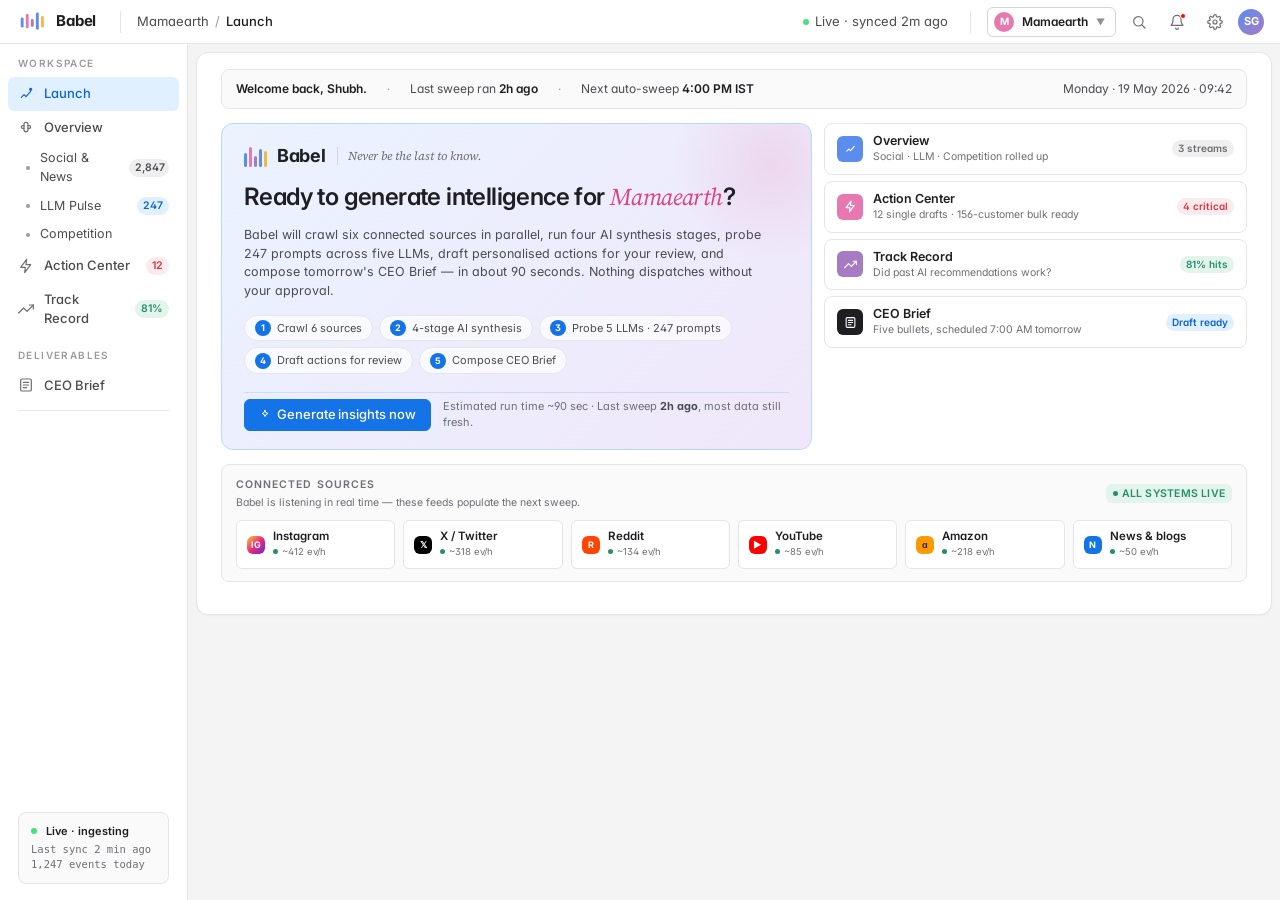
<file: docs/index.html>
<!DOCTYPE html>
<html lang="en">
<head>
<meta charset="UTF-8">
<meta name="viewport" content="width=device-width, initial-scale=1.0">
<title>Babel — Mamaearth Workspace</title>
<link rel="stylesheet" href="styles.css">
<style>
  /* ===== Welcome strip ===== */
  .welcome-strip {
    display: flex;
    align-items: center;
    gap: 16px;
    padding: 10px 14px;
    background: var(--bg-1);
    border: 1px solid var(--line);
    border-radius: var(--r-md);
    margin-bottom: 14px;
    font-size: 12px;
    color: var(--text-2);
  }
  .welcome-strip .sep { color: var(--text-4); margin: 0 4px; }
  .welcome-strip strong { color: var(--text); font-weight: 600; }
  .welcome-strip .spacer { flex: 1; }

  /* ===== Hero command card ===== */
  .home-grid {
    display: grid;
    grid-template-columns: 1.4fr 1fr;
    gap: 12px;
    margin-bottom: 14px;
  }

  .gen-hero {
    background: linear-gradient(135deg, #EAF3FF 0%, #F0E7FA 100%);
    border: 1px solid var(--primary-line);
    border-radius: var(--r-lg);
    padding: 18px 22px;
    display: flex;
    flex-direction: column;
    gap: 14px;
    position: relative;
    overflow: hidden;
  }
  .gen-hero::before {
    content: '';
    position: absolute;
    top: -60px; right: -60px;
    width: 200px; height: 200px;
    background: radial-gradient(circle, rgba(232,121,176,0.18), transparent 70%);
    pointer-events: none;
  }
  .gen-hero-mark {
    display: flex;
    align-items: center;
    gap: 10px;
    position: relative;
  }
  .gen-hero-mark .audio-bars { height: 22px; }
  .gen-hero-mark-name {
    font-weight: 700;
    font-size: 18px;
    letter-spacing: -0.02em;
    color: var(--text);
  }
  .gen-hero-mark-tag {
    font-family: var(--serif);
    font-style: italic;
    font-size: 12px;
    color: var(--text-3);
    padding-left: 10px;
    border-left: 1px solid var(--line-2);
    margin-left: 2px;
  }
  .gen-hero h1 {
    font-size: 24px;
    font-weight: 600;
    letter-spacing: -0.025em;
    line-height: 1.2;
    color: var(--text);
    position: relative;
  }
  .gen-hero h1 em {
    font-family: var(--serif);
    font-style: italic;
    font-weight: 400;
    color: var(--accent);
  }
  .gen-hero p {
    font-size: 12.5px;
    color: var(--text-2);
    line-height: 1.5;
    max-width: 520px;
    position: relative;
  }
  .gen-hero-steps {
    display: flex;
    gap: 6px;
    flex-wrap: wrap;
    position: relative;
  }
  .gen-step-pill {
    display: inline-flex;
    align-items: center;
    gap: 6px;
    padding: 4px 10px;
    background: rgba(255,255,255,0.7);
    border: 1px solid var(--line);
    border-radius: var(--r-full);
    font-size: 11px;
    color: var(--text-2);
  }
  .gen-step-pill .num {
    width: 16px; height: 16px;
    border-radius: var(--r-full);
    background: var(--primary);
    color: white;
    display: inline-flex; align-items: center; justify-content: center;
    font-size: 9px; font-weight: 700;
  }
  .gen-hero-cta {
    display: flex;
    align-items: center;
    gap: 12px;
    padding-top: 6px;
    border-top: 1px solid rgba(20,115,230,0.15);
    margin-top: 4px;
    position: relative;
  }
  .gen-hero-cta .meta {
    flex: 1;
    font-size: 11px;
    color: var(--text-3);
    line-height: 1.4;
  }

  /* ===== Right column — Quick links ===== */
  .quick-links {
    display: flex;
    flex-direction: column;
    gap: 6px;
  }
  .quick-link {
    background: var(--surface);
    border: 1px solid var(--line);
    border-radius: var(--r-md);
    padding: 9px 12px;
    display: flex;
    align-items: center;
    gap: 10px;
    transition: all var(--dur) var(--ease);
  }
  .quick-link:hover {
    border-color: var(--line-strong);
    background: var(--bg-1);
  }
  .ql-icon {
    width: 26px; height: 26px;
    border-radius: var(--r-sm);
    display: inline-flex;
    align-items: center;
    justify-content: center;
    color: white;
    flex-shrink: 0;
  }
  .ql-icon svg { width: 13px; height: 13px; }
  .ql-icon.blue { background: var(--bar-blue); }
  .ql-icon.pink { background: var(--bar-pink); }
  .ql-icon.purple { background: var(--bar-purple); }
  .ql-icon.dark { background: var(--text); }
  .ql-icon.yellow { background: var(--bar-yellow); color: #4A3500; }
  .ql-body { flex: 1; min-width: 0; }
  .ql-name { font-size: 12.5px; font-weight: 600; line-height: 1.2; }
  .ql-meta {
    font-size: 10.5px;
    color: var(--text-3);
    margin-top: 1px;
  }
  .ql-pill {
    font-size: 10px;
    font-weight: 600;
    padding: 1px 6px;
    border-radius: var(--r-full);
    background: var(--neutral-soft);
    color: var(--text-3);
    flex-shrink: 0;
  }
  .ql-pill.urgent { background: var(--danger-soft); color: var(--danger); }
  .ql-pill.new    { background: var(--primary-soft); color: var(--primary-2); }
  .ql-pill.success { background: var(--success-soft); color: var(--success); }

  /* ===== Connected sources strip ===== */
  .sources-block {
    background: var(--bg-1);
    border: 1px solid var(--line);
    border-radius: var(--r-md);
    padding: 12px 14px;
  }
  .sources-block-head {
    display: flex;
    justify-content: space-between;
    align-items: center;
    margin-bottom: 10px;
  }
  .sources-grid {
    display: grid;
    grid-template-columns: repeat(6, 1fr);
    gap: 8px;
  }
  .src-tile {
    background: var(--surface);
    border: 1px solid var(--line);
    border-radius: var(--r-sm);
    padding: 9px 10px;
    display: flex;
    align-items: center;
    gap: 8px;
  }
  .src-tile-icon { flex-shrink: 0; }
  .src-tile-body { flex: 1; min-width: 0; }
  .src-tile-name { font-size: 11.5px; font-weight: 600; line-height: 1.15; }
  .src-tile-meta {
    font-size: 9.5px;
    color: var(--text-3);
    margin-top: 1px;
    display: flex; align-items: center; gap: 4px;
  }
  .src-tile-dot {
    width: 5px; height: 5px;
    border-radius: var(--r-full);
    background: var(--success);
    flex-shrink: 0;
  }

  @media (max-width: 980px) {
    .home-grid { grid-template-columns: 1fr; }
    .sources-grid { grid-template-columns: repeat(3, 1fr); }
  }
</style>
</head>
<body>

<div id="main-content"><main class="page">

  <!-- ===== WELCOME STRIP ===== -->
  <div class="welcome-strip">
    <span><strong>Welcome back, Shubh.</strong></span>
    <span class="sep">·</span>
    <span>Last sweep ran <strong>2h ago</strong></span>
    <span class="sep">·</span>
    <span>Next auto-sweep <strong>4:00 PM IST</strong></span>
    <span class="spacer"></span>
    <span>Monday · 19 May 2026 · 09:42</span>
  </div>

  <!-- ===== HERO (Generate) + Quick links ===== -->
  <div class="home-grid">

    <!-- Generate hero -->
    <section class="gen-hero">
      <div class="gen-hero-mark">
        <span class="audio-bars"><span></span><span></span><span></span><span></span><span></span></span>
        <span class="gen-hero-mark-name">Babel</span>
        <span class="gen-hero-mark-tag">Never be the last to know.</span>
      </div>

      <h1>Ready to generate intelligence for <em>Mamaearth</em>?</h1>

      <p>Babel will crawl six connected sources in parallel, run four AI synthesis stages, probe 247 prompts across five LLMs, draft personalised actions for your review, and compose tomorrow's CEO Brief — in about 90 seconds. Nothing dispatches without your approval.</p>

      <div class="gen-hero-steps">
        <span class="gen-step-pill"><span class="num">1</span> Crawl 6 sources</span>
        <span class="gen-step-pill"><span class="num">2</span> 4-stage AI synthesis</span>
        <span class="gen-step-pill"><span class="num">3</span> Probe 5 LLMs · 247 prompts</span>
        <span class="gen-step-pill"><span class="num">4</span> Draft actions for review</span>
        <span class="gen-step-pill"><span class="num">5</span> Compose CEO Brief</span>
      </div>

      <div class="gen-hero-cta">
        <button class="btn btn-primary btn-lg" onclick="runGenerate()">
          <svg width="14" height="14" viewBox="0 0 24 24" fill="none" stroke="currentColor" stroke-width="2" stroke-linecap="round" stroke-linejoin="round"><path d="M12 3l1.8 4.2L18 9l-4.2 1.8L12 15l-1.8-4.2L6 9l4.2-1.8L12 3z"/></svg>
          Generate insights now
        </button>
        <div class="meta">
          Estimated run time ~90 sec · Last sweep <strong style="color: var(--text-2);">2h ago</strong>, most data still fresh.
        </div>
      </div>
    </section>

    <!-- Quick links -->
    <aside class="quick-links">
      <a href="intelligence.html" class="quick-link">
        <span class="ql-icon blue">
          <svg viewBox="0 0 24 24" fill="none" stroke="currentColor" stroke-width="2" stroke-linecap="round" stroke-linejoin="round"><path d="M5 17l4-4 3 3 7-8"/></svg>
        </span>
        <div class="ql-body">
          <div class="ql-name">Overview</div>
          <div class="ql-meta">Social · LLM · Competition rolled up</div>
        </div>
        <span class="ql-pill">3 streams</span>
      </a>

      <a href="actions.html" class="quick-link">
        <span class="ql-icon pink">
          <svg viewBox="0 0 24 24" fill="none" stroke="currentColor" stroke-width="2" stroke-linecap="round" stroke-linejoin="round"><path d="M13 2L4 14h7l-1 8 9-12h-7l1-8z"/></svg>
        </span>
        <div class="ql-body">
          <div class="ql-name">Action Center</div>
          <div class="ql-meta">12 single drafts · 156-customer bulk ready</div>
        </div>
        <span class="ql-pill urgent">4 critical</span>
      </a>

      <a href="track-record.html" class="quick-link">
        <span class="ql-icon purple">
          <svg viewBox="0 0 24 24" fill="none" stroke="currentColor" stroke-width="2" stroke-linecap="round" stroke-linejoin="round"><path d="M23 6l-9.5 9.5-5-5L1 18"/><path d="M17 6h6v6"/></svg>
        </span>
        <div class="ql-body">
          <div class="ql-name">Track Record</div>
          <div class="ql-meta">Did past AI recommendations work?</div>
        </div>
        <span class="ql-pill success">81% hits</span>
      </a>

      <a href="brief.html" class="quick-link">
        <span class="ql-icon dark">
          <svg viewBox="0 0 24 24" fill="none" stroke="currentColor" stroke-width="2" stroke-linecap="round" stroke-linejoin="round"><rect x="4" y="3" width="16" height="18" rx="2"/><path d="M8 8h8M8 12h8M8 16h5"/></svg>
        </span>
        <div class="ql-body">
          <div class="ql-name">CEO Brief</div>
          <div class="ql-meta">Five bullets, scheduled 7:00 AM tomorrow</div>
        </div>
        <span class="ql-pill new">Draft ready</span>
      </a>
    </aside>
  </div>

  <!-- ===== CONNECTED SOURCES ===== -->
  <section class="sources-block">
    <div class="sources-block-head">
      <div>
        <div class="card-eyebrow" style="margin-bottom: 0;">Connected sources</div>
        <div class="text-xs muted" style="margin-top: 2px;">Babel is listening in real time — these feeds populate the next sweep.</div>
      </div>
      <span class="badge badge-success badge-dot">All systems live</span>
    </div>

    <div class="sources-grid">
      <div class="src-tile">
        <span class="src-icon src-icon-ig src-tile-icon">IG</span>
        <div class="src-tile-body">
          <div class="src-tile-name">Instagram</div>
          <div class="src-tile-meta"><span class="src-tile-dot"></span>~412 ev/h</div>
        </div>
      </div>
      <div class="src-tile">
        <span class="src-icon src-icon-x src-tile-icon">𝕏</span>
        <div class="src-tile-body">
          <div class="src-tile-name">X / Twitter</div>
          <div class="src-tile-meta"><span class="src-tile-dot"></span>~318 ev/h</div>
        </div>
      </div>
      <div class="src-tile">
        <span class="src-icon src-icon-reddit src-tile-icon">R</span>
        <div class="src-tile-body">
          <div class="src-tile-name">Reddit</div>
          <div class="src-tile-meta"><span class="src-tile-dot"></span>~134 ev/h</div>
        </div>
      </div>
      <div class="src-tile">
        <span class="src-icon src-icon-yt src-tile-icon">▶</span>
        <div class="src-tile-body">
          <div class="src-tile-name">YouTube</div>
          <div class="src-tile-meta"><span class="src-tile-dot"></span>~85 ev/h</div>
        </div>
      </div>
      <div class="src-tile">
        <span class="src-icon src-icon-amazon src-tile-icon">a</span>
        <div class="src-tile-body">
          <div class="src-tile-name">Amazon</div>
          <div class="src-tile-meta"><span class="src-tile-dot"></span>~218 ev/h</div>
        </div>
      </div>
      <div class="src-tile">
        <span class="src-icon src-icon-news src-tile-icon">N</span>
        <div class="src-tile-body">
          <div class="src-tile-name">News &amp; blogs</div>
          <div class="src-tile-meta"><span class="src-tile-dot"></span>~50 ev/h</div>
        </div>
      </div>
    </div>
  </section>

</main></div>

<!-- ===== GENERATE OVERLAY (unchanged) ===== -->
<div class="gen-overlay" id="gen-overlay">
  <div class="gen-stage">
    <div class="audio-bars mb-3" style="height: 32px; justify-content: center;">
      <span></span><span></span><span></span><span></span><span></span>
    </div>
    <h2>Generating intelligence for <em>Mamaearth</em></h2>
    <p class="lead">Crawling every voice. Synthesizing every signal.</p>

    <div class="gen-progress"><div class="gen-progress-bar"></div></div>
    <div class="gen-status muted text-sm" style="margin-bottom: 16px;">Starting…</div>

    <div class="gen-sources">
      <div class="gen-source" data-label="X / Twitter">
        <div class="src-icon src-icon-x">𝕏</div><span>X</span><span class="gen-source-check">✓</span>
      </div>
      <div class="gen-source" data-label="Instagram">
        <div class="src-icon src-icon-ig">IG</div><span>Instagram</span><span class="gen-source-check">✓</span>
      </div>
      <div class="gen-source" data-label="Reddit">
        <div class="src-icon src-icon-reddit">R</div><span>Reddit</span><span class="gen-source-check">✓</span>
      </div>
      <div class="gen-source" data-label="YouTube">
        <div class="src-icon src-icon-yt">▶</div><span>YouTube</span><span class="gen-source-check">✓</span>
      </div>
      <div class="gen-source" data-label="Amazon Reviews">
        <div class="src-icon src-icon-amazon">a</div><span>Amazon</span><span class="gen-source-check">✓</span>
      </div>
      <div class="gen-source" data-label="News &amp; Blogs">
        <div class="src-icon src-icon-news">N</div><span>News</span><span class="gen-source-check">✓</span>
      </div>
    </div>

    <div class="gen-stages">
      <div class="gen-stage-line" data-status="Extracting entities and themes from 1,247 raw mentions…">
        <span class="spinner"></span>
        <span class="gen-stage-check">✓</span>
        <span>Stage 1 · NER + theme clustering · 1,247 mentions</span>
      </div>
      <div class="gen-stage-line" data-status="Scoring sentiment with India-native NLP (sarcasm-aware)…">
        <span class="spinner"></span>
        <span class="gen-stage-check">✓</span>
        <span>Stage 2 · Sentiment scoring · sarcasm-aware</span>
      </div>
      <div class="gen-stage-line" data-status="Probing 5 LLMs with your 247-prompt library…">
        <span class="spinner"></span>
        <span class="gen-stage-check">✓</span>
        <span>Stage 3 · LLM probe · 247 prompts × 5 models</span>
      </div>
      <div class="gen-stage-line" data-status="Drafting actions, scoring brand-voice match, prioritising…">
        <span class="spinner"></span>
        <span class="gen-stage-check">✓</span>
        <span>Stage 4 · Action drafting · brand-voice scoring</span>
      </div>
    </div>
  </div>
</div>

<script src="app.js"></script>
<script>renderShell('home');</script>
</body>
</html>
</file>
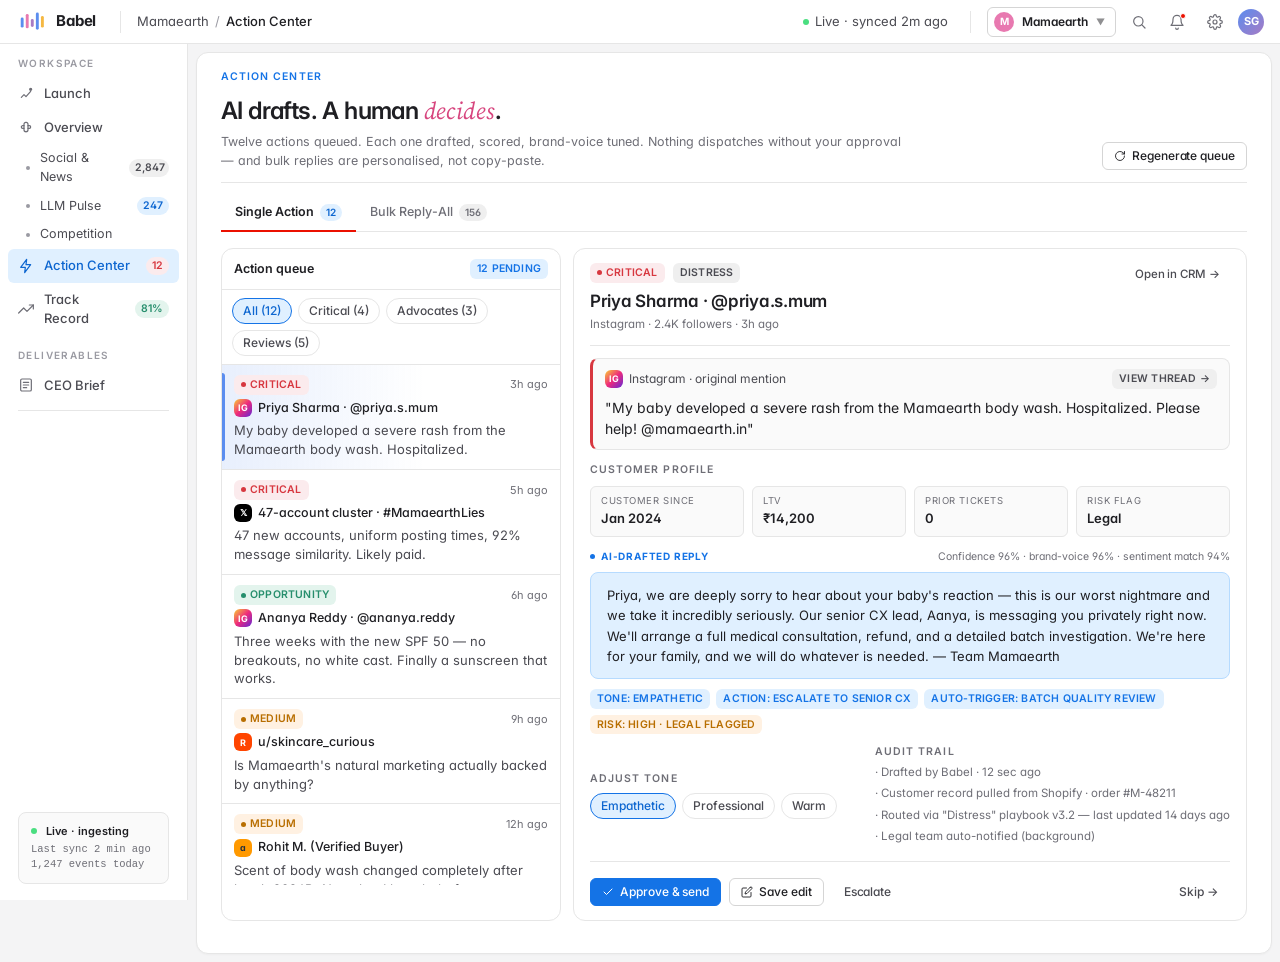
<file: docs/actions.html>
<!DOCTYPE html>
<html lang="en">
<head>
<meta charset="UTF-8">
<meta name="viewport" content="width=device-width, initial-scale=1.0">
<title>Babel — Action Center</title>
<link rel="stylesheet" href="styles.css">
<style>
  /* ===== Single Action — split layout ===== */
  .action-split {
    display: grid;
    grid-template-columns: 340px 1fr;
    gap: 12px;
    min-height: 560px;
  }
  /* Left queue */
  .queue {
    background: var(--surface);
    border: 1px solid var(--line);
    border-radius: var(--r-lg);
    overflow: hidden;
    display: flex;
    flex-direction: column;
  }
  .queue-head {
    padding: 10px 12px;
    border-bottom: 1px solid var(--line);
    display: flex;
    justify-content: space-between;
    align-items: center;
  }
  .queue-title { font-size: 12.5px; font-weight: 600; }
  .queue-filter {
    padding: 8px 10px;
    display: flex;
    gap: 6px;
    flex-wrap: wrap;
    border-bottom: 1px solid var(--line);
  }
  .queue-list { flex: 1; overflow-y: auto; max-height: 520px; }
  .q-item {
    padding: 10px 12px;
    border-bottom: 1px solid var(--line);
    cursor: pointer;
    transition: background var(--dur) var(--ease);
    position: relative;
    display: flex;
    flex-direction: column;
    gap: 4px;
  }
  .q-item:hover { background: var(--neutral-soft); }
  .q-item.selected {
    background: linear-gradient(90deg, rgba(91,141,239,0.14), transparent 60%);
  }
  .q-item.selected::before {
    content: '';
    position: absolute;
    left: 0; top: 8px; bottom: 8px;
    width: 3px;
    background: var(--bar-blue);
    border-radius: 0 3px 3px 0;
  }
  .q-item.done { opacity: 0.45; }
  .q-item.done::after {
    content: '✓ sent';
    position: absolute;
    right: 12px; top: 14px;
    font-size: 10.5px;
    color: var(--success);
    font-weight: 600;
  }
  .q-item-top { display: flex; justify-content: space-between; align-items: center; gap: 8px; font-size: 11px; color: var(--text-3); }
  .q-item-handle { color: var(--text); font-weight: 500; font-size: 12.5px; display: flex; align-items: center; gap: 6px; }
  .q-item-preview { font-size: 13px; color: var(--text-2); line-height: 1.45; }
  .q-item-foot { display: flex; gap: 6px; align-items: center; font-size: 11px; color: var(--text-3); }

  /* Right detail pane */
  .pane {
    background: var(--surface);
    border: 1px solid var(--line);
    border-radius: var(--r-lg);
    padding: 14px 16px;
  }
  .pane-head {
    display: flex;
    justify-content: space-between;
    align-items: flex-start;
    gap: var(--s-3);
    margin-bottom: var(--s-3);
    padding-bottom: var(--s-3);
    border-bottom: 1px solid var(--line);
  }

  /* Source card */
  .src-card {
    background: var(--bg-1);
    border: 1px solid var(--line);
    border-left: 3px solid var(--text-4);
    border-radius: var(--r-md);
    padding: 10px 12px;
    margin-bottom: 12px;
  }
  .src-card.crit { border-left-color: var(--danger); }
  .src-card.pos  { border-left-color: var(--success); }
  .src-card.attack { border-left-color: var(--bar-pink); }
  .src-card-meta {
    display: flex;
    justify-content: space-between;
    align-items: center;
    font-size: 11px;
    color: var(--text-3);
    margin-bottom: 8px;
  }
  .src-card-body { font-size: 14px; line-height: 1.5; }

  /* Profile chips */
  .profile-grid { display: grid; grid-template-columns: repeat(4, 1fr); gap: 8px; margin-bottom: 12px; }
  .profile-cell {
    background: var(--bg-1);
    border: 1px solid var(--line);
    border-radius: var(--r-sm);
    padding: 7px 10px;
  }
  .profile-cell-label { font-size: 9.5px; color: var(--text-3); text-transform: uppercase; letter-spacing: 0.06em; }
  .profile-cell-val { font-size: 13px; font-weight: 600; margin-top: 1px; }

  /* Tone selector + draft */
  .tone-row { display: flex; gap: 6px; flex-wrap: wrap; margin-top: 6px; }

  /* Confidence bar */
  .conf-row { display: flex; gap: 14px; align-items: center; margin: 12px 0 6px; font-size: 11.5px; color: var(--text-3); }
  .conf-bar { flex: 1; height: 4px; background: var(--neutral-soft); border-radius: 2px; overflow: hidden; max-width: 180px; }
  .conf-bar > div { height: 100%; background: var(--bar-blue); border-radius: 2px; }

  /* Audit */
  .audit { font-size: 11.5px; color: var(--text-3); display: flex; flex-direction: column; gap: 4px; }
  .audit div::before { content: '· '; }

  /* ===== Bulk wizard ===== */
  .bulk-wrap { background: var(--surface); border: 1px solid var(--line); border-radius: var(--r-lg); }

  /* Cohort (step 1) */
  .cohort-grid { display: grid; grid-template-columns: 1fr 1fr; gap: 14px; padding: 14px 16px; }
  .cohort-block { display: flex; flex-direction: column; gap: 6px; }
  .cohort-summary {
    background: linear-gradient(180deg, rgba(232,121,176,0.10), rgba(232,121,176,0.02));
    border: 1px solid rgba(232,121,176,0.32);
    border-radius: var(--r-md);
    padding: 14px 16px;
    display: flex;
    flex-direction: column;
    gap: 6px;
  }
  .cohort-num { font-family: var(--sans); font-weight: 600; font-size: 36px; letter-spacing: -0.03em; color: var(--bar-pink); line-height: 1; }

  /* Bulk preview table (step 2) */
  .bulk-preview-table { font-size: 12.5px; }
  .bulk-preview-table th { font-size: 10.5px; }
  .bulk-row-personal { color: var(--text-2); line-height: 1.5; font-size: 12px; }
  .bulk-row-personal mark { background: var(--accent-soft); color: var(--bar-pink); padding: 0 3px; border-radius: 3px; font-weight: 500; font-style: normal; }
  .bulk-tone-radio { display: flex; gap: 6px; flex-wrap: wrap; }

  /* Safety dashboard (step 3) */
  .safety-grid { display: grid; grid-template-columns: repeat(4, 1fr); gap: 10px; padding: 14px 16px 0; }
  .safety-tile { background: var(--bg-1); border: 1px solid var(--line); border-radius: var(--r-sm); padding: 10px 12px; }
  .safety-check-row { display: flex; align-items: center; gap: 10px; padding: 9px 0; border-bottom: 1px solid var(--line); font-size: 12.5px; }
  .safety-check-row:last-child { border-bottom: none; }
  .safety-tick {
    width: 22px; height: 22px;
    border-radius: var(--r-full);
    background: var(--success-soft);
    color: var(--success);
    display: inline-flex; align-items: center; justify-content: center;
    font-size: 12px; font-weight: 700;
    flex-shrink: 0;
  }
  .safety-tick.warn { background: var(--warning-soft); color: var(--warning); }
  .safety-tick.fail { background: var(--danger-soft); color: var(--danger); }

  /* Schedule (step 4) */
  .schedule-options { display: grid; grid-template-columns: repeat(3, 1fr); gap: 12px; }
  .schedule-opt {
    background: var(--bg-1);
    border: 1px solid var(--line);
    border-radius: var(--r-md);
    padding: 14px 16px;
    cursor: pointer;
    transition: all var(--dur) var(--ease);
  }
  .schedule-opt:hover { border-color: var(--line-2); }
  .schedule-opt.active { border-color: var(--bar-blue); background: linear-gradient(180deg, rgba(91,141,239,0.10), var(--bg-1)); }
  .schedule-opt-title { font-size: 13px; font-weight: 600; margin-bottom: 4px; }
  .schedule-opt-sub { font-size: 11.5px; color: var(--text-3); line-height: 1.45; }

  @media (max-width: 1080px) {
    .action-split { grid-template-columns: 1fr; }
    .cohort-grid, .safety-grid { grid-template-columns: 1fr; }
    .profile-grid { grid-template-columns: 1fr 1fr; }
  }
</style>
</head>
<body>

<div id="main-content"><main class="page">

  <!-- ===== HEADER ===== -->
  <header class="page-head">
    <div class="page-head-left">
      <div class="eyebrow eyebrow-accent">Action Center</div>
      <h1 class="h1 mt-2">AI drafts. A human <em>decides</em>.</h1>
      <p class="lead mt-3">Twelve actions queued. Each one drafted, scored, brand-voice tuned. Nothing dispatches without your approval — and bulk replies are personalised, not copy-paste.</p>
    </div>
    <div class="page-head-right">
      <button class="btn btn-secondary">
        <svg width="14" height="14" viewBox="0 0 24 24" fill="none" stroke="currentColor" stroke-width="1.8" stroke-linecap="round" stroke-linejoin="round"><path d="M21 12a9 9 0 1 1-3-6.7L21 8"/><path d="M21 3v5h-5"/></svg>
        Regenerate queue
      </button>
    </div>
  </header>

  <!-- ===== TABS ===== -->
  <div class="tabs-lg" data-tabs="action">
    <button class="tab active" data-tab="single">Single Action <span class="tab-count">12</span></button>
    <button class="tab" data-tab="bulk">Bulk Reply-All <span class="tab-count">156</span></button>
  </div>

  <!-- ====================================================================
       TAB 1 — SINGLE ACTION
       ==================================================================== -->
  <section class="tab-panel active" data-tab-group="action" data-tab-panel="single">

    <div class="action-split">

      <!-- Queue -->
      <aside class="queue">
        <div class="queue-head">
          <span class="queue-title">Action queue</span>
          <span class="badge badge-info">12 pending</span>
        </div>
        <div class="queue-filter">
          <span class="chip active">All (12)</span>
          <span class="chip">Critical (4)</span>
          <span class="chip">Advocates (3)</span>
          <span class="chip">Reviews (5)</span>
        </div>
        <div class="queue-list" id="queue-list"><!-- injected by JS --></div>
      </aside>

      <!-- Detail -->
      <section class="pane" id="action-pane"><!-- injected by JS --></section>
    </div>
  </section>

  <!-- ====================================================================
       TAB 2 — BULK REPLY-ALL  (the new capability)
       ==================================================================== -->
  <section class="tab-panel" data-tab-group="action" data-tab-panel="bulk">

    <!-- Stepper -->
    <div class="stepper" id="bulk-stepper">
      <div class="step active" data-step="1">
        <span class="step-num">1</span><span>Define cohort</span>
      </div>
      <div class="step-connector"></div>
      <div class="step" data-step="2">
        <span class="step-num">2</span><span>AI personalisation</span>
      </div>
      <div class="step-connector"></div>
      <div class="step" data-step="3">
        <span class="step-num">3</span><span>Safety review</span>
      </div>
      <div class="step-connector"></div>
      <div class="step" data-step="4">
        <span class="step-num">4</span><span>Schedule &amp; dispatch</span>
      </div>
    </div>

    <div class="bulk-wrap">

      <!-- ============ STEP 1 — Define cohort ============ -->
      <div class="wizard-panel" id="bulk-step-1">
        <div class="cohort-grid">
          <!-- Left: filters -->
          <div>
            <div class="card-eyebrow mb-3">Build the cohort</div>
            <p class="text-sm muted mb-4" style="line-height: 1.55;">
              Babel will reach out to every customer matching these filters. Each reply is individually personalised by AI — not a copy-paste blast.
            </p>

            <div class="cohort-block">
              <label class="field-label">Theme</label>
              <div class="flex gap-2 flex-wrap">
                <span class="chip active">Delivery delay</span>
                <span class="chip">Product damaged</span>
                <span class="chip">Refund request</span>
                <span class="chip">Wrong item</span>
              </div>
            </div>

            <div class="cohort-block mt-4">
              <label class="field-label">Source channel</label>
              <div class="flex gap-2 flex-wrap">
                <span class="chip active">Instagram DM</span>
                <span class="chip active">Twitter mention</span>
                <span class="chip">Email tickets</span>
                <span class="chip">Amazon Q&amp;A</span>
              </div>
            </div>

            <div class="cohort-block mt-4">
              <label class="field-label">Sentiment</label>
              <div class="flex gap-2 flex-wrap">
                <span class="chip">Positive</span>
                <span class="chip">Neutral</span>
                <span class="chip active">Negative</span>
              </div>
            </div>

            <div class="cohort-block mt-4">
              <label class="field-label">Geography</label>
              <div class="flex gap-2 flex-wrap">
                <span class="chip">Pan-India</span>
                <span class="chip active">Tier 2 cities</span>
                <span class="chip">Metros only</span>
              </div>
            </div>

            <div class="cohort-block mt-4">
              <label class="field-label">Time window</label>
              <select class="select" style="width: 220px;">
                <option>Last 7 days</option>
                <option>Last 14 days</option>
                <option>Last 30 days</option>
              </select>
            </div>
          </div>

          <!-- Right: cohort summary -->
          <div>
            <div class="cohort-summary">
              <div class="card-eyebrow text-accent">Matched cohort</div>
              <div class="cohort-num">156</div>
              <div class="text-sm muted">customers across <strong class="text-accent">4 Tier-2 cities</strong></div>
              <div class="bars-h mt-4">
                <div class="bars-h-row" style="grid-template-columns: 110px 1fr 40px;">
                  <div class="bars-h-label">Bhubaneswar</div>
                  <div class="bars-h-track"><div class="bars-h-fill pink" style="width:32%"></div></div>
                  <div class="bars-h-value">50</div>
                </div>
                <div class="bars-h-row" style="grid-template-columns: 110px 1fr 40px;">
                  <div class="bars-h-label">Patna</div>
                  <div class="bars-h-track"><div class="bars-h-fill pink" style="width:26%"></div></div>
                  <div class="bars-h-value">41</div>
                </div>
                <div class="bars-h-row" style="grid-template-columns: 110px 1fr 40px;">
                  <div class="bars-h-label">Indore</div>
                  <div class="bars-h-track"><div class="bars-h-fill pink" style="width:22%"></div></div>
                  <div class="bars-h-value">34</div>
                </div>
                <div class="bars-h-row" style="grid-template-columns: 110px 1fr 40px;">
                  <div class="bars-h-label">Kanpur</div>
                  <div class="bars-h-track"><div class="bars-h-fill pink" style="width:20%"></div></div>
                  <div class="bars-h-value">31</div>
                </div>
              </div>
              <div class="text-xs muted mt-3" style="padding-top: 14px; border-top: 1px solid rgba(232,121,176,0.20);">
                Average wait: <strong class="text-accent">4.2 days</strong> · highest urgency: <strong class="text-accent">6 days</strong> · estimated lost CLV if no action: <strong class="text-accent">₹3.8L</strong>
              </div>
            </div>

            <div class="card mt-4">
              <div class="card-eyebrow mb-2">What Babel will do for each customer</div>
              <ul class="text-sm" style="color: var(--text-2); line-height: 1.7; padding-left: 18px;">
                <li>Read their original message + order history</li>
                <li>Pull live tracking from Shiprocket via API</li>
                <li>Personalise tone to their tier &amp; sentiment</li>
                <li>Attach an apology credit (₹100–₹250 by CLV)</li>
                <li>Log to CX audit trail with reviewer name</li>
              </ul>
            </div>
          </div>
        </div>

        <div class="flex-end" style="padding: 10px 16px; border-top: 1px solid var(--line); background: var(--bg-1); border-radius: 0 0 var(--r-lg) var(--r-lg);">
          <button class="btn btn-ghost">Save as preset</button>
          <button class="btn btn-primary" onclick="goStep(2)">
            Generate 156 personalised drafts
            <svg width="14" height="14" viewBox="0 0 24 24" fill="none" stroke="currentColor" stroke-width="2" stroke-linecap="round" stroke-linejoin="round"><path d="M5 12h14M13 5l7 7-7 7"/></svg>
          </button>
        </div>
      </div>

      <!-- ============ STEP 2 — Personalisation preview ============ -->
      <div class="wizard-panel" id="bulk-step-2" style="display: none;">
        <div style="padding: 14px 16px;">
          <div class="flex-between mb-4">
            <div>
              <div class="card-eyebrow mb-1">AI personalisation preview</div>
              <h3 class="h2">156 drafts ready — each one different.</h3>
              <p class="text-sm muted mt-2" style="max-width: 640px; line-height: 1.55;">
                Below is a sample of the 156 personalised replies. Each is tuned to that specific customer's message, city, order, and prior interactions. Hover any row to see the original DM.
              </p>
            </div>
            <div class="flex gap-2">
              <span class="badge badge-success">Brand-voice match · 94% avg</span>
              <span class="badge badge-info">Sentiment match · 91%</span>
            </div>
          </div>

          <!-- Tone controls -->
          <div class="card card-tight mb-4" style="display: flex; align-items: center; gap: 18px; padding: 12px 16px;">
            <span class="text-sm muted">Global tone shift:</span>
            <div class="bulk-tone-radio">
              <span class="chip">More formal</span>
              <span class="chip active">Apologetic + warm</span>
              <span class="chip">Solution-first</span>
              <span class="chip">Witty</span>
            </div>
            <div style="flex:1"></div>
            <button class="btn btn-ghost btn-sm">Regenerate all</button>
          </div>

          <!-- Preview table -->
          <div class="card card-tight" style="padding: 0; overflow: hidden;">
            <table class="table bulk-preview-table">
              <thead>
                <tr>
                  <th style="width: 32px;"><input type="checkbox" checked></th>
                  <th>Customer</th>
                  <th>City</th>
                  <th>Their message</th>
                  <th>Babel's personalised reply</th>
                  <th style="width: 80px;">Score</th>
                </tr>
              </thead>
              <tbody id="bulk-preview-rows"><!-- injected --></tbody>
            </table>
          </div>

          <div class="flex-between mt-3 text-sm muted">
            <span>Showing 6 of 156 · all 156 are draft-ready</span>
            <a href="#" class="text-info">Load all 156 →</a>
          </div>
        </div>

        <div class="flex-between" style="padding: 10px 16px; border-top: 1px solid var(--line); background: var(--bg-1); border-radius: 0 0 var(--r-lg) var(--r-lg);">
          <button class="btn btn-ghost" onclick="goStep(1)">← Back to cohort</button>
          <button class="btn btn-primary" onclick="goStep(3)">
            Continue to safety review
            <svg width="14" height="14" viewBox="0 0 24 24" fill="none" stroke="currentColor" stroke-width="2" stroke-linecap="round" stroke-linejoin="round"><path d="M5 12h14M13 5l7 7-7 7"/></svg>
          </button>
        </div>
      </div>

      <!-- ============ STEP 3 — Safety review ============ -->
      <div class="wizard-panel" id="bulk-step-3" style="display: none;">
        <div style="padding: 14px 16px;">
          <div class="flex-between mb-4">
            <div>
              <div class="card-eyebrow mb-1">Pre-flight safety</div>
              <h3 class="h2">Before 156 messages go out, Babel runs the guardrails.</h3>
              <p class="text-sm muted mt-2" style="max-width: 640px; line-height: 1.55;">
                Every bulk send goes through hallucination check, PII scrub, tone consistency, brand-voice match, and a similarity floor (≥80% means they're actually personalised, not templated).
              </p>
            </div>
          </div>
        </div>

        <div class="safety-grid">
          <div class="safety-tile">
            <div class="card-eyebrow mb-1">Personalisation diversity</div>
            <div class="display" style="font-size: 36px;">86<span class="muted" style="font-size: 16px;">%</span></div>
            <div class="text-xs muted mt-1">drafts differ from each other (target ≥80%)</div>
          </div>
          <div class="safety-tile">
            <div class="card-eyebrow mb-1">Avg brand-voice match</div>
            <div class="display" style="font-size: 36px;">94<span class="muted" style="font-size: 16px;">%</span></div>
            <div class="text-xs muted mt-1">vs Mamaearth's published brand book</div>
          </div>
          <div class="safety-tile">
            <div class="card-eyebrow mb-1">Hallucination risk</div>
            <div class="display" style="font-size: 36px; color: var(--success);">0</div>
            <div class="text-xs muted mt-1">no fabricated orders / dates / SKUs</div>
          </div>
          <div class="safety-tile">
            <div class="card-eyebrow mb-1">Need human review</div>
            <div class="display" style="font-size: 36px; color: var(--warning);">3</div>
            <div class="text-xs muted mt-1">flagged for sentiment edge cases</div>
          </div>
        </div>

        <div style="padding: 14px 16px;">
          <div class="card card-padded">
            <div class="card-eyebrow mb-3">Guardrail checks · 8 of 8 passing</div>

            <div class="safety-check-row">
              <span class="safety-tick">✓</span>
              <div style="flex:1">
                <strong>PII scrub</strong> — no personal info shared in replies beyond what the customer disclosed
                <div class="text-xs muted">scanned 156 drafts · no leakage</div>
              </div>
              <span class="badge badge-success">Pass</span>
            </div>
            <div class="safety-check-row">
              <span class="safety-tick">✓</span>
              <div style="flex:1">
                <strong>Tone consistency</strong> — apologetic + warm across all 156
                <div class="text-xs muted">σ = 0.08 (very tight); brand-book aligned</div>
              </div>
              <span class="badge badge-success">Pass</span>
            </div>
            <div class="safety-check-row">
              <span class="safety-tick">✓</span>
              <div style="flex:1">
                <strong>Promise consistency</strong> — every draft offers the same ₹150 credit + 24h tracking
                <div class="text-xs muted">100% adherence to the playbook</div>
              </div>
              <span class="badge badge-success">Pass</span>
            </div>
            <div class="safety-check-row">
              <span class="safety-tick warn">!</span>
              <div style="flex:1">
                <strong>3 edge cases queued for human review</strong>
                <div class="text-xs muted">2 customers already responded angrily to prior comms · 1 ongoing legal flag (Priya S., baby rash)</div>
              </div>
              <button class="btn btn-secondary btn-sm">Review the 3</button>
            </div>
            <div class="safety-check-row">
              <span class="safety-tick">✓</span>
              <div style="flex:1">
                <strong>Rate-limit safe</strong> — at 30 msg/min, dispatch will take 6 minutes
                <div class="text-xs muted">below Instagram, X, and Email API limits</div>
              </div>
              <span class="badge badge-success">Pass</span>
            </div>
            <div class="safety-check-row">
              <span class="safety-tick">✓</span>
              <div style="flex:1">
                <strong>Audit trail attached</strong> — every reply will log: reviewer name, draft hash, time, and the prompt that produced it
                <div class="text-xs muted">retrievable for 90 days · SOC2 compatible</div>
              </div>
              <span class="badge badge-success">Pass</span>
            </div>
          </div>
        </div>

        <div class="flex-between" style="padding: 10px 16px; border-top: 1px solid var(--line); background: var(--bg-1); border-radius: 0 0 var(--r-lg) var(--r-lg);">
          <button class="btn btn-ghost" onclick="goStep(2)">← Back to drafts</button>
          <button class="btn btn-primary" onclick="goStep(4)">
            Looks good — schedule dispatch
            <svg width="14" height="14" viewBox="0 0 24 24" fill="none" stroke="currentColor" stroke-width="2" stroke-linecap="round" stroke-linejoin="round"><path d="M5 12h14M13 5l7 7-7 7"/></svg>
          </button>
        </div>
      </div>

      <!-- ============ STEP 4 — Schedule + dispatch ============ -->
      <div class="wizard-panel" id="bulk-step-4" style="display: none;">
        <div style="padding: 14px 16px;">
          <div class="flex-between mb-4">
            <div>
              <div class="card-eyebrow mb-1">Schedule &amp; dispatch</div>
              <h3 class="h2">When and how to send the 153 approved replies.</h3>
              <p class="text-sm muted mt-2">3 held for human review · 153 ready to dispatch.</p>
            </div>
          </div>

          <div class="card card-padded mb-4">
            <div class="card-eyebrow mb-3">Pick a dispatch window</div>
            <div class="schedule-options">
              <div class="schedule-opt" onclick="pickSched(this)">
                <div class="schedule-opt-title">Send immediately</div>
                <div class="schedule-opt-sub">Begins now, finishes in ~6 min</div>
              </div>
              <div class="schedule-opt active" onclick="pickSched(this)">
                <div class="schedule-opt-title">Today, 11:00 AM IST</div>
                <div class="schedule-opt-sub">Recommended · highest reply-rate window for D2C in India</div>
              </div>
              <div class="schedule-opt" onclick="pickSched(this)">
                <div class="schedule-opt-title">Custom schedule</div>
                <div class="schedule-opt-sub">Stagger by city to feel human</div>
              </div>
            </div>
          </div>

          <div class="card card-padded mb-4">
            <div class="card-eyebrow mb-3">Final summary · who you are about to message</div>
            <div class="grid grid-4">
              <div>
                <div class="stat-label">Approved drafts</div>
                <div class="display" style="font-size: 32px;">153</div>
              </div>
              <div>
                <div class="stat-label">Held for review</div>
                <div class="display" style="font-size: 32px; color: var(--warning);">3</div>
              </div>
              <div>
                <div class="stat-label">Cost (apology credits)</div>
                <div class="display" style="font-size: 32px;">₹22,950</div>
              </div>
              <div>
                <div class="stat-label">Projected CLV saved</div>
                <div class="display" style="font-size: 32px; color: var(--success);">₹3.8L</div>
              </div>
            </div>
          </div>

          <div class="card-info card" style="padding: var(--s-4) var(--s-5); display: flex; gap: 14px; align-items: center;">
            <svg width="22" height="22" viewBox="0 0 24 24" fill="none" stroke="currentColor" stroke-width="1.8" stroke-linecap="round" stroke-linejoin="round" style="color: var(--bar-blue); flex-shrink: 0;"><circle cx="12" cy="12" r="9"/><path d="M12 7v6"/><circle cx="12" cy="16.5" r="0.8" fill="currentColor"/></svg>
            <div class="text-sm" style="line-height: 1.55;">
              <strong>You are the reviewer of record.</strong> All 153 messages will be logged with your user ID and the AI prompt hash. You can revoke any reply within 60 seconds of dispatch.
            </div>
          </div>
        </div>

        <div class="flex-between" style="padding: 10px 16px; border-top: 1px solid var(--line); background: var(--bg-1); border-radius: 0 0 var(--r-lg) var(--r-lg);">
          <button class="btn btn-ghost" onclick="goStep(3)">← Back to safety review</button>
          <div class="flex gap-2">
            <button class="btn btn-secondary">Save as draft</button>
            <button class="btn btn-accent btn-lg" onclick="dispatchBulk()">
              <svg width="14" height="14" viewBox="0 0 24 24" fill="none" stroke="currentColor" stroke-width="2" stroke-linecap="round" stroke-linejoin="round"><path d="M22 2L11 13"/><path d="M22 2l-7 20-4-9-9-4 20-7z"/></svg>
              Schedule 153 personalised replies
            </button>
          </div>
        </div>
      </div>
    </div>
  </section>


</main></div>

<script src="app.js"></script>
<script>
  renderShell('actions');

  /* ====================================================================
     SINGLE ACTION — queue + detail
     ==================================================================== */
  const QUEUE = [
    {
      id: 'priya', priority: 'critical', kind: 'distress',
      src: 'ig', srcClass: 'src-icon-ig',
      handle: 'Priya Sharma · @priya.s.mum', subhandle: 'Instagram · 2.4K followers',
      time: '3h ago', preview: 'My baby developed a severe rash from the Mamaearth body wash. Hospitalized.',
      body: '"My baby developed a severe rash from the Mamaearth body wash. Hospitalized. Please help! @mamaearth.in"',
      profile: { 'Customer since': 'Jan 2024', 'LTV': '₹14,200', 'Prior tickets': '0', 'Risk flag': 'Legal' },
      tone: 'empathetic',
      drafts: {
        empathetic: 'Priya, we are deeply sorry to hear about your baby\'s reaction — this is our worst nightmare and we take it incredibly seriously. Our senior CX lead, Aanya, is messaging you privately right now. We\'ll arrange a full medical consultation, refund, and a detailed batch investigation. We\'re here for your family, and we will do whatever is needed. — Team Mamaearth',
        professional: 'Dear Priya, we have escalated your concern to our senior customer care team. Aanya will reach out via DM within the hour to arrange a medical review and a complete batch investigation. A full refund has been initiated. We take product safety with utmost seriousness. — Team Mamaearth',
        warm: 'Priya, we are heartbroken reading this. Your baby\'s safety comes first — full stop. Aanya from our senior team is reaching out right now to help with the medical follow-up, refund, and a deep batch check. Please hold on; we are with you. — Team Mamaearth'
      },
      tags: [
        { label: 'Tone: empathetic', kind: 'info' },
        { label: 'Action: escalate to senior CX', kind: 'info' },
        { label: 'Auto-trigger: batch quality review', kind: 'info' },
        { label: 'Risk: high · legal flagged', kind: 'warning' }
      ],
      confidence: 96, voice: 96, sentMatch: 94, risk: 'high',
      audit: [
        'Drafted by Babel · 12 sec ago',
        'Customer record pulled from Shopify · order #M-48211',
        'Routed via "Distress" playbook v3.2 — last updated 14 days ago',
        'Legal team auto-notified (background)'
      ]
    },
    {
      id: 'attack', priority: 'critical', kind: 'attack',
      src: 'x', srcClass: 'src-icon-x',
      handle: '47-account cluster · #MamaearthLies', subhandle: 'X / Twitter · coordinated pattern',
      time: '5h ago', preview: '47 new accounts, uniform posting times, 92% message similarity. Likely paid.',
      body: '"Mamaearth lies about being natural. Read the ingredients yourself. #MamaearthLies"',
      profile: { 'Accounts': '47', 'All created': '<30 days', 'Similarity': '92%', 'Est. reach': '180K' },
      tone: 'professional',
      drafts: {
        professional: 'Recommended response (3-step play):\n\n1. Do NOT engage individually — responses feed the bots. Mark all 47 accounts for platform reporting.\n\n2. Publish a transparency post on official channels: ingredient sourcing video + lab cert. Draft attached.\n\n3. Brief 5 micro-influencer advocates (Ananya Reddy +4) to share authentic content about Mamaearth ingredients this week. Increases positive signal vs. negative.\n\nOptional: legal review for coordinated brand attack pattern.',
        empathetic: 'Recommended response (community-care first):\n\n1. Acknowledge customer concern at the category level — publish a "we hear you on natural claims" post.\n\n2. Don\'t name attackers; talk to the legitimately worried.\n\n3. Brief 5 advocate creators to share their own ingredient stories.\n\nLegal review of the attack pattern in parallel.',
        warm: 'Three-step recommendation:\n\n1. Stay calm, don\'t feed bots — flag the cluster for platform review.\n\n2. Share warmth + transparency — "here\'s how we source, here\'s our lab" — film today.\n\n3. Activate 5 trusted advocate creators to lead the conversation.\n\nLegal team to review the cluster in parallel.'
      },
      tags: [
        { label: 'Type: orchestrated response', kind: 'info' },
        { label: 'Channels: official + influencer', kind: 'info' },
        { label: 'Risk: medium · do not engage trolls', kind: 'warning' }
      ],
      confidence: 78, voice: 92, sentMatch: 88, risk: 'med',
      audit: [
        'Pattern detected by Babel cluster analysis · 1h ago',
        'PR team auto-notified',
        'Routed via "Coordinated attack" playbook v2.1',
        'Legal team flagged in background'
      ]
    },
    {
      id: 'ananya', priority: 'opportunity', kind: 'advocate',
      src: 'ig', srcClass: 'src-icon-ig',
      handle: 'Ananya Reddy · @ananya.reddy', subhandle: 'Instagram · 47K followers · Beauty creator',
      time: '6h ago', preview: 'Three weeks with the new SPF 50 — no breakouts, no white cast. Finally a sunscreen that works.',
      body: '"Three weeks with Mamaearth\'s new SPF 50 — no breakouts, no white cast. Finally a sunscreen that works for Indian skin. ❤️"',
      profile: { 'Followers': '47K', 'Engagement': '4.8%', 'Reach (avg)': '128K', 'Prior partnership': 'No' },
      tone: 'warm',
      drafts: {
        warm: 'Ananya, this means the world ❤️ Indian skin deserves products that actually understand it — and we built the SPF 50 with that as the brief. Thank you for trusting it. DMing you about an upcoming collaboration we\'d love your honest take on. — Team Mamaearth',
        empathetic: 'Ananya, thank you so much for sharing your experience. The Indian-skin angle is exactly the brief — we obsessed over the no-white-cast formula for two years. We\'d love your honest perspective on what\'s coming next. DM incoming. — Team Mamaearth',
        professional: 'Hi Ananya, thank you for your detailed review of the SPF 50. We designed this product specifically for Indian skin types and your feedback validates the work. Our partnerships team will reach out via DM. — Team Mamaearth'
      },
      tags: [
        { label: 'Tone: warm + opportunity', kind: 'info' },
        { label: 'Follow-up: influencer DM', kind: 'info' },
        { label: 'Pattern: 11 similar creators', kind: 'info' }
      ],
      confidence: 98, voice: 98, sentMatch: 96, risk: 'low',
      audit: [
        'Drafted by Babel · 22 sec ago',
        'Cross-referenced with 11 similar high-engagement creators in last 72h',
        'Routed via "Advocate amplification" playbook v4.0'
      ]
    },
    {
      id: 'reddit', priority: 'medium', kind: 'question',
      src: 'reddit', srcClass: 'src-icon-reddit',
      handle: 'u/skincare_curious', subhandle: 'r/IndianSkincare · 23 upvotes',
      time: '9h ago', preview: 'Is Mamaearth\'s natural marketing actually backed by anything?',
      body: '"Is Mamaearth\'s \'natural\' marketing actually backed by anything? Looking for honest reviews from this sub."',
      profile: { 'Subreddit': 'r/IndianSkincare', 'Comments': '14', 'Tone': 'Curious, not hostile', 'Reach (est)': '12K' },
      tone: 'professional',
      drafts: {
        professional: 'Hi! Mamaearth Team here — happy to share specifics. Our "natural" claim is regulated by the BIS and our ingredient % disclosures are on every product page (e.g. the Onion Hair Oil is 89% naturally-derived; we publish the exact breakdown). We also publish third-party lab certs at mamaearth.in/transparency. Genuinely open to any specific concerns — happy to answer here or DM. — Mamaearth Team',
        warm: 'Hey u/skincare_curious — fair question, and one we get a lot. Short version: our "natural-derived %" is on every product page, we publish lab certs at mamaearth.in/transparency, and we\'re BIS-audited. Long version: ask us anything in this thread — we\'ll answer honestly, including the things we still want to do better.',
        empathetic: 'Hey, completely fair question and we appreciate you asking publicly. We publish the natural-derived % per product on every PDP, and our third-party lab certs are live at mamaearth.in/transparency. We know "natural" can feel like marketing speak — we\'re trying to be specific about what we mean. Open to any deeper question, here or DM. — Mamaearth'
      },
      tags: [
        { label: 'Tone: transparent', kind: 'info' },
        { label: 'Channel: public reply', kind: 'info' },
        { label: 'Compliance: BIS reference safe', kind: 'info' }
      ],
      confidence: 89, voice: 92, sentMatch: 90, risk: 'low',
      audit: [
        'Drafted by Babel · 1 min ago',
        'Reddit voice profile applied (different from IG/X)',
        'Compliance team auto-checked claim language'
      ]
    },
    {
      id: 'amazon', priority: 'medium', kind: 'review',
      src: 'amazon', srcClass: 'src-icon-amazon',
      handle: 'Rohit M. (Verified Buyer)', subhandle: 'Amazon · 1-star · Body wash',
      time: '12h ago', preview: 'Scent of body wash changed completely after batch 2024B. Not what I bought before.',
      body: '"Scent of body wash changed completely after batch 2024B. Not what I bought before. Disappointed."',
      profile: { 'Customer since': 'Aug 2023', 'LTV': '₹4,800', 'Repeat purchases': '7', 'Prior reviews': '4 (avg 4.5★)' },
      tone: 'empathetic',
      drafts: {
        empathetic: 'Rohit, thank you for flagging this — and we\'re sorry the change disappointed you. You\'re right that batch 2024B did update the scent profile (slightly less rose, more shea); the formulation change was based on consumer testing. We\'d love to send you the original-batch stock from our warehouse + a full refund on this order. Please DM us your order # and we\'ll arrange it. — Team Mamaearth',
        professional: 'Hi Rohit, thank you for your review. Batch 2024B did include a minor scent reformulation. We\'d like to refund this purchase and ship you original-batch product from reserve inventory. Please reply with your order number. — Team Mamaearth',
        warm: 'Rohit — thank you for being a long-time customer (7 repeats, we noticed!), and we\'re sorry the new batch threw you off. Yes, 2024B has a slightly tweaked scent. Will you let us send you original-batch stock + a refund on this one? DM us your order #. — Team Mamaearth'
      },
      tags: [
        { label: 'Tone: empathetic', kind: 'info' },
        { label: 'Offer: refund + original-batch swap', kind: 'info' },
        { label: 'Repeat buyer · retention critical', kind: 'warning' }
      ],
      confidence: 93, voice: 95, sentMatch: 92, risk: 'low',
      audit: [
        'Drafted by Babel · 4 min ago',
        'Inventory check: 18 units original-batch available in warehouse',
        'Refund flow pre-authorised'
      ]
    },
    {
      id: 'yt', priority: 'low', kind: 'review',
      src: 'yt', srcClass: 'src-icon-yt',
      handle: 'BeautyBindas', subhandle: 'YouTube · 28K subs · mid-review video',
      time: '1d ago', preview: 'Reviewing the SPF 50 — wants clarification on the niacinamide %.',
      body: '"Review video posted — overall positive but flagged uncertainty on niacinamide percentage. Asked viewers to comment."',
      profile: { 'Subs': '28K', 'Engagement': '3.1%', 'Tone': 'Thoughtful', 'Prior content': '2 Mamaearth videos' },
      tone: 'professional',
      drafts: {
        professional: 'Hi BeautyBindas — thanks for the thoughtful review. To clarify: the SPF 50 contains 4% niacinamide (listed on the carton + PDP). Happy to send our lab sheet if useful for your viewers. — Mamaearth Team',
        warm: 'Hey BeautyBindas — appreciate the careful review! On the niacinamide question: it\'s 4% (carton + PDP confirm). We can send a lab sheet for your viewers if helpful. Keep the honest reviews coming. — Mamaearth',
        empathetic: 'Hi BeautyBindas — thank you for taking the time on this. Niacinamide is at 4% in the SPF 50; we should have made that clearer in the marketing. We\'ll send the lab sheet — feel free to share it with your community. — Mamaearth Team'
      },
      tags: [
        { label: 'Tone: helpful + transparent', kind: 'info' },
        { label: 'Provide: lab sheet attachment', kind: 'info' }
      ],
      confidence: 91, voice: 94, sentMatch: 92, risk: 'low',
      audit: ['Drafted by Babel · 8 min ago']
    },
  ];

  let selectedId = QUEUE[0].id;
  let currentTone = QUEUE[0].tone;
  const done = new Set();

  // Source labels for short display
  const SRC_LABELS = { ig: 'Instagram', x: 'X', reddit: 'Reddit', yt: 'YouTube', amazon: 'Amazon', news: 'News' };

  function priorityBadge(p) {
    if (p === 'critical')    return '<span class="badge badge-danger badge-dot">Critical</span>';
    if (p === 'opportunity') return '<span class="badge badge-success badge-dot">Opportunity</span>';
    if (p === 'medium')      return '<span class="badge badge-warning badge-dot">Medium</span>';
    return '<span class="badge badge-soft badge-dot">Low</span>';
  }

  function renderQueue() {
    const list = document.getElementById('queue-list');
    list.innerHTML = QUEUE.map(item => `
      <div class="q-item ${selectedId === item.id ? 'selected' : ''} ${done.has(item.id) ? 'done' : ''}" onclick="selectAction('${item.id}')">
        <div class="q-item-top">
          ${priorityBadge(item.priority)}
          <span>${item.time}</span>
        </div>
        <div class="q-item-handle">
          <span class="src-icon ${item.srcClass}" style="width:18px;height:18px;font-size:9px;">${item.src === 'x' ? '𝕏' : item.src === 'ig' ? 'IG' : item.src === 'reddit' ? 'R' : item.src === 'yt' ? '▶' : item.src === 'amazon' ? 'a' : 'N'}</span>
          ${item.handle}
        </div>
        <div class="q-item-preview">${item.preview}</div>
      </div>
    `).join('');
  }

  function renderPane() {
    const item = QUEUE.find(q => q.id === selectedId);
    if (!item) return;
    const pane = document.getElementById('action-pane');
    const isDone = done.has(item.id);

    const tagsHtml = item.tags.map(t => `<span class="badge badge-${t.kind}">${t.label}</span>`).join('');
    const profileHtml = Object.entries(item.profile).map(([k, v]) =>
      `<div class="profile-cell"><div class="profile-cell-label">${k}</div><div class="profile-cell-val">${v}</div></div>`
    ).join('');
    const draft = item.drafts[currentTone] || Object.values(item.drafts)[0];

    pane.innerHTML = `
      <div class="pane-head">
        <div>
          <div class="flex gap-2 mb-2">${priorityBadge(item.priority)}<span class="badge badge-soft">${item.kind}</span></div>
          <div class="h2">${item.handle}</div>
          <div class="text-sm muted mt-1">${item.subhandle} · ${item.time}</div>
        </div>
        ${isDone
          ? '<span class="ai-stamp text-pos">✓ Dispatched</span>'
          : '<button class="btn btn-ghost btn-sm">Open in CRM →</button>'
        }
      </div>

      <!-- Original mention -->
      <div class="src-card ${item.kind === 'distress' ? 'crit' : item.kind === 'attack' ? 'attack' : item.kind === 'advocate' ? 'pos' : ''}">
        <div class="src-card-meta">
          <span><span class="src"><span class="src-icon ${item.srcClass}">${item.src === 'x' ? '𝕏' : item.src === 'ig' ? 'IG' : item.src === 'reddit' ? 'R' : item.src === 'yt' ? '▶' : item.src === 'amazon' ? 'a' : 'N'}</span> ${SRC_LABELS[item.src]} · original mention</span></span>
          <span class="badge badge-soft">View thread →</span>
        </div>
        <div class="src-card-body">${item.body}</div>
      </div>

      <!-- Profile -->
      <div class="card-eyebrow mb-2">Customer profile</div>
      <div class="profile-grid">${profileHtml}</div>

      <!-- AI draft -->
      <div class="flex-between mt-3 mb-2">
        <span class="ai-stamp">AI-drafted reply</span>
        <span class="text-xs muted">Confidence ${item.confidence}% · brand-voice ${item.voice}% · sentiment match ${item.sentMatch}%</span>
      </div>

      <div class="ai-draft" contenteditable="${!isDone}" id="ai-draft" style="${isDone ? 'opacity: 0.6;' : ''}">${draft.replace(/\n/g, '<br>')}</div>

      <div class="ai-tag-row">${tagsHtml}</div>

      <div class="flex-between" style="margin-top: 6px;">
        <div>
          <div class="card-eyebrow mb-1">Adjust tone</div>
          <div class="tone-row">
            ${Object.keys(item.drafts).map(t => `<span class="chip ${currentTone === t ? 'active' : ''}" onclick="setTone('${t}')">${t.charAt(0).toUpperCase() + t.slice(1)}</span>`).join('')}
          </div>
        </div>
        <div>
          <div class="card-eyebrow mb-1">Audit trail</div>
          <div class="audit">${item.audit.map(a => `<div>${a}</div>`).join('')}</div>
        </div>
      </div>

      <div class="divider"></div>

      ${isDone
        ? `<div class="card card-info" style="padding: 12px 16px; font-size: 13px;">✓ Sent at ${new Date().toTimeString().slice(0,5)} · logged to audit · reviewer: Shubh Garg</div>`
        : `<div class="flex-between">
            <div class="flex gap-2">
              <button class="btn btn-primary" onclick="dispatchSingle()">
                <svg width="14" height="14" viewBox="0 0 24 24" fill="none" stroke="currentColor" stroke-width="2" stroke-linecap="round" stroke-linejoin="round"><path d="M4 12l5 5L20 6"/></svg>
                Approve &amp; send
              </button>
              <button class="btn btn-secondary">
                <svg width="14" height="14" viewBox="0 0 24 24" fill="none" stroke="currentColor" stroke-width="1.8" stroke-linecap="round" stroke-linejoin="round"><path d="M11 4H4a2 2 0 0 0-2 2v14a2 2 0 0 0 2 2h14a2 2 0 0 0 2-2v-7"/><path d="M18.5 2.5a2.12 2.12 0 0 1 3 3L12 15l-4 1 1-4 9.5-9.5z"/></svg>
                Save edit
              </button>
              <button class="btn btn-ghost">Escalate</button>
            </div>
            <button class="btn btn-ghost">Skip →</button>
          </div>`
      }
    `;
  }

  function selectAction(id) { selectedId = id; currentTone = QUEUE.find(q => q.id === id).tone; renderQueue(); renderPane(); }
  function setTone(t) { currentTone = t; renderPane(); }

  function dispatchSingle() {
    const item = QUEUE.find(q => q.id === selectedId);
    done.add(item.id);
    toast(`Reply to ${item.handle.split(' · ')[0]} sent.`, { meta: 'Logged · reviewer: Shubh Garg · audit trail attached' });
    renderQueue();
    renderPane();
    // Auto-advance to next undone item
    const next = QUEUE.find(q => !done.has(q.id));
    if (next) setTimeout(() => selectAction(next.id), 900);
  }

  /* ====================================================================
     BULK REPLY-ALL — wizard
     ==================================================================== */

  // Generate a sample of 6 customers for preview
  const BULK_CUSTOMERS = [
    { name: 'Sneha Behera',  city: 'Bhubaneswar', order: '#M-48871 (Onion Oil + Ubtan)', awb: 'SRT-9281', msg: 'Order placed 6 days ago, no update. Pls help.' },
    { name: 'Rajeev Kumar',  city: 'Patna',       order: '#M-48902 (SPF 50)',            awb: 'SRT-9319', msg: 'Marked delivered but I haven\'t received it!' },
    { name: 'Anjali Verma',  city: 'Indore',      order: '#M-48830 (Body Wash bundle)',  awb: 'SRT-9242', msg: '4 days late and zero communication. Disappointed.' },
    { name: 'Vikram Singh',  city: 'Kanpur',      order: '#M-48947 (Hair Oil twin pack)',awb: 'SRT-9388', msg: 'No tracking update in 5 days. Where is my order?' },
    { name: 'Priyanka Sahu', city: 'Bhubaneswar', order: '#M-48799 (Face Wash 3-pack)',  awb: 'SRT-9211', msg: 'Stuck in transit since Saturday. Need this urgently.' },
    { name: 'Aman Pandey',   city: 'Patna',       order: '#M-48965 (Sunscreen + Lip)',   awb: 'SRT-9402', msg: 'Promised 2-day delivery, it\'s been 5. Refund?' },
  ];

  function highlight(text, customer) {
    // Bold the personalized pieces so the reviewer can see what AI tailored
    return text
      .replace(customer.name.split(' ')[0], '<mark>$&</mark>')
      .replace(customer.awb, '<mark>$&</mark>')
      .replace(customer.order.match(/#M-\d+/)[0], '<mark>$&</mark>');
  }

  function renderBulkPreview() {
    const tbody = document.getElementById('bulk-preview-rows');
    tbody.innerHTML = BULK_CUSTOMERS.map((c, i) => {
      const reply = personalizeReply(c);
      return `
        <tr>
          <td><input type="checkbox" checked></td>
          <td><strong>${c.name}</strong><div class="text-xs muted">${c.order.split(' (')[1].replace(')','')}</div></td>
          <td>${c.city}</td>
          <td class="bulk-row-personal" style="max-width: 240px;">${c.msg}</td>
          <td class="bulk-row-personal">${highlight(reply, c)}</td>
          <td><span class="badge badge-success">${94 + (i % 5)}%</span></td>
        </tr>
      `;
    }).join('');
  }

  function goStep(n) {
    for (let i = 1; i <= 4; i++) {
      const panel = document.getElementById('bulk-step-' + i);
      if (panel) panel.style.display = (i === n) ? 'block' : 'none';
    }
    const stepper = document.getElementById('bulk-stepper');
    stepper.querySelectorAll('.step').forEach(s => {
      const num = parseInt(s.dataset.step, 10);
      s.classList.remove('active', 'done');
      if (num < n) s.classList.add('done');
      if (num === n) s.classList.add('active');
    });
    if (n === 2) renderBulkPreview();
    window.scrollTo({ top: 0, behavior: 'smooth' });
  }

  function pickSched(el) {
    document.querySelectorAll('.schedule-opt').forEach(o => o.classList.remove('active'));
    el.classList.add('active');
  }

  function dispatchBulk() {
    toast('153 personalised replies scheduled for 11:00 AM IST.', {
      meta: '3 held for human review · audit log open · cancel anytime within 60s'
    });
    goStep(1);
  }

  // First paint
  renderQueue();
  renderPane();
</script>
</body>
</html>
</file>
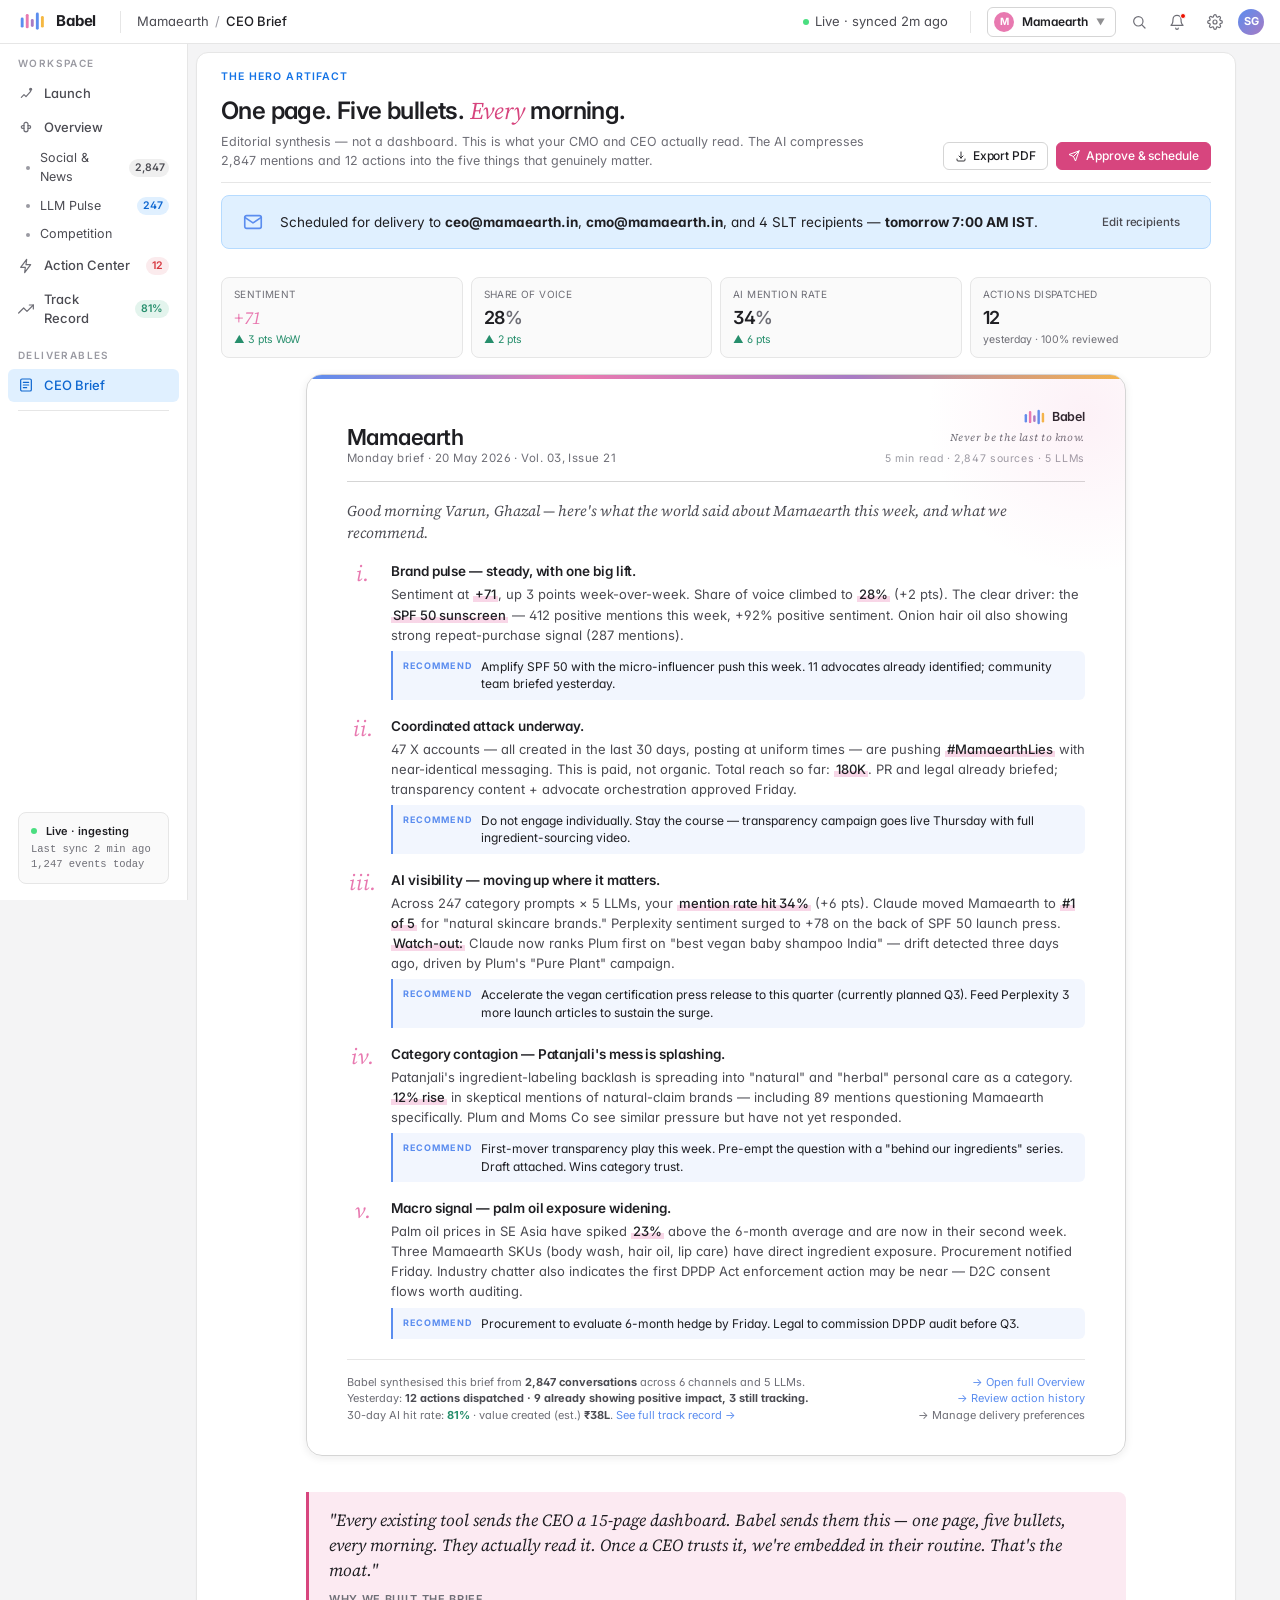
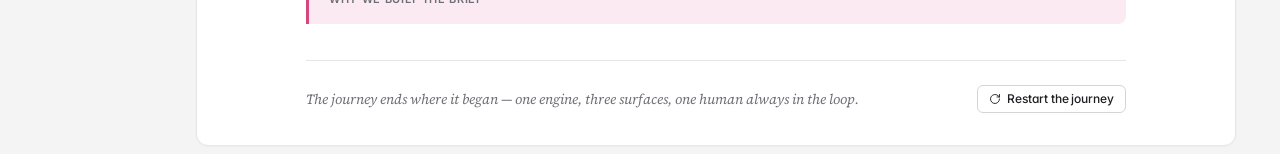
<file: docs/brief.html>
<!DOCTYPE html>
<html lang="en">
<head>
<meta charset="UTF-8">
<meta name="viewport" content="width=device-width, initial-scale=1.0">
<title>Babel — The CEO Brief</title>
<link rel="stylesheet" href="styles.css">
<style>
  .brief-paper {
    background: linear-gradient(180deg, var(--surface-1) 0%, var(--surface) 100%);
    border: 1px solid var(--line-2);
    border-radius: var(--r-xl);
    padding: 32px 40px;
    max-width: 820px;
    margin: 0 auto;
    box-shadow: var(--shadow-md);
    position: relative;
    overflow: hidden;
  }
  .brief-paper::before {
    content: '';
    position: absolute;
    top: 0; left: 0; right: 0; height: 4px;
    background: linear-gradient(90deg, var(--bar-blue), var(--bar-pink), var(--bar-purple), var(--bar-yellow));
  }
  .brief-paper::after {
    content: '';
    position: absolute;
    top: -120px; right: -120px;
    width: 320px; height: 320px;
    background: radial-gradient(circle, rgba(232,121,176,0.10), transparent 70%);
    pointer-events: none;
  }

  .brief-head {
    display: flex;
    justify-content: space-between;
    align-items: flex-end;
    padding-bottom: 14px;
    border-bottom: 1px solid var(--line-2);
    margin-bottom: 18px;
  }
  .brief-brand-block { display: flex; flex-direction: column; gap: 2px; }
  .brief-brand {
    font-size: 22px;
    font-weight: 600;
    letter-spacing: -0.025em;
    line-height: 1;
  }
  .brief-issue {
    font-size: 11.5px;
    color: var(--text-3);
    letter-spacing: 0.04em;
  }
  .brief-sender {
    text-align: right;
    font-size: 10.5px;
    color: var(--text-3);
    letter-spacing: 0.06em;
    line-height: 1.55;
    display: flex;
    flex-direction: column;
    align-items: flex-end;
    gap: 4px;
  }
  .brief-sender-mark {
    display: inline-flex;
    align-items: center;
    gap: 6px;
    font-size: 12.5px;
    font-weight: 600;
    letter-spacing: -0.01em;
    color: var(--text);
  }

  .brief-greet {
    font-family: var(--serif);
    font-style: italic;
    font-size: 15px;
    color: var(--text-2);
    margin-bottom: 18px;
    line-height: 1.45;
  }

  .brief-item {
    display: grid;
    grid-template-columns: 32px 1fr;
    gap: 12px;
    margin-bottom: 16px;
    align-items: flex-start;
  }
  .brief-item:last-child { margin-bottom: 0; }
  .brief-num {
    font-family: var(--serif);
    font-style: italic;
    font-size: 22px;
    color: var(--bar-pink);
    line-height: 1;
    font-weight: 400;
    padding-top: 1px;
    text-align: center;
  }
  .brief-body {
    font-size: 13px;
    line-height: 1.55;
    color: var(--text-2);
  }
  .brief-body .lead-line {
    color: var(--text);
    font-weight: 600;
    font-size: 13.5px;
    letter-spacing: -0.005em;
    display: block;
    margin-bottom: 2px;
  }
  .brief-body .accent {
    color: var(--text);
    font-weight: 500;
    background: linear-gradient(180deg, transparent 60%, rgba(232,121,176,0.30) 60%);
    padding: 0 2px;
  }
  .brief-rec {
    display: flex;
    gap: 8px;
    margin-top: 6px;
    padding: 7px 10px;
    background: rgba(91,141,239,0.08);
    border-left: 2px solid var(--bar-blue);
    border-radius: 0 var(--r-sm) var(--r-sm) 0;
    font-size: 12px;
    color: var(--text);
    line-height: 1.45;
  }
  .brief-rec-label {
    font-size: 9px;
    font-weight: 700;
    letter-spacing: 0.12em;
    color: var(--bar-blue);
    text-transform: uppercase;
    flex-shrink: 0;
    padding-top: 1px;
  }

  .brief-foot {
    margin-top: 20px;
    padding-top: 14px;
    border-top: 1px solid var(--line);
    display: flex;
    justify-content: space-between;
    align-items: flex-start;
    font-size: 11px;
    color: var(--text-3);
    line-height: 1.5;
  }
  .brief-foot-link { color: var(--bar-blue); }

  /* Sidebar metrics panel */
  .brief-meta-panel {
    display: grid;
    grid-template-columns: repeat(4, 1fr);
    gap: 8px;
    margin-bottom: 16px;
  }
  .meta-tile {
    background: var(--bg-1);
    border: 1px solid var(--line);
    border-radius: var(--r-md);
    padding: 9px 12px;
  }
  .meta-tile-label { font-size: 10px; color: var(--text-3); letter-spacing: 0.04em; text-transform: uppercase; }
  .meta-tile-val { font-size: 18px; font-weight: 600; margin-top: 2px; letter-spacing: -0.02em; }
  .meta-tile-val em { font-family: var(--serif); font-style: italic; color: var(--bar-pink); font-weight: 400; }
  .meta-tile-delta { font-size: 10.5px; margin-top: 1px; }

  @media (max-width: 760px) {
    .brief-paper { padding: 32px 24px; }
    .brief-meta-panel { grid-template-columns: 1fr 1fr; }
    .brief-head { flex-direction: column; gap: 14px; align-items: flex-start; }
    .brief-sender { text-align: left; align-items: flex-start; }
  }
</style>
</head>
<body>

<div id="main-content"><main class="page page-narrow">

  <!-- ===== HEADER ===== -->
  <header class="page-head">
    <div class="page-head-left">
      <div class="eyebrow eyebrow-accent">The hero artifact</div>
      <h1 class="h1 mt-2">One page. Five bullets. <em>Every</em> morning.</h1>
      <p class="lead mt-3">Editorial synthesis — not a dashboard. This is what your CMO and CEO actually read. The AI compresses 2,847 mentions and 12 actions into the five things that genuinely matter.</p>
    </div>
    <div class="page-head-right">
      <button class="btn btn-secondary">
        <svg width="14" height="14" viewBox="0 0 24 24" fill="none" stroke="currentColor" stroke-width="1.8" stroke-linecap="round" stroke-linejoin="round"><path d="M12 4v12m0 0l-4-4m4 4l4-4"/><path d="M4 18v2a2 2 0 0 0 2 2h12a2 2 0 0 0 2-2v-2"/></svg>
        Export PDF
      </button>
      <button class="btn btn-accent" onclick="approveBrief()">
        <svg width="14" height="14" viewBox="0 0 24 24" fill="none" stroke="currentColor" stroke-width="2" stroke-linecap="round" stroke-linejoin="round"><path d="M22 2L11 13"/><path d="M22 2l-7 20-4-9-9-4 20-7z"/></svg>
        Approve &amp; schedule
      </button>
    </div>
  </header>

  <!-- ===== DELIVERY INFO ===== -->
  <div class="card card-info" style="display: flex; align-items: center; gap: 16px; padding: 14px 20px; margin-bottom: 28px;">
    <svg width="22" height="22" viewBox="0 0 24 24" fill="none" stroke="currentColor" stroke-width="1.8" stroke-linecap="round" stroke-linejoin="round" style="color: var(--bar-blue); flex-shrink: 0;">
      <rect x="3" y="5" width="18" height="14" rx="2"/><path d="m3 7 9 6 9-6"/>
    </svg>
    <div style="flex: 1; font-size: 13.5px;">
      Scheduled for delivery to <strong>ceo@mamaearth.in</strong>, <strong>cmo@mamaearth.in</strong>, and 4 SLT recipients — <strong>tomorrow 7:00 AM IST</strong>.
    </div>
    <button class="btn btn-ghost btn-sm">Edit recipients</button>
  </div>

  <!-- ===== Meta panel ===== -->
  <div class="brief-meta-panel">
    <div class="meta-tile">
      <div class="meta-tile-label">Sentiment</div>
      <div class="meta-tile-val"><em>+71</em></div>
      <div class="meta-tile-delta text-pos">▲ 3 pts WoW</div>
    </div>
    <div class="meta-tile">
      <div class="meta-tile-label">Share of voice</div>
      <div class="meta-tile-val">28<span class="muted">%</span></div>
      <div class="meta-tile-delta text-pos">▲ 2 pts</div>
    </div>
    <div class="meta-tile">
      <div class="meta-tile-label">AI mention rate</div>
      <div class="meta-tile-val">34<span class="muted">%</span></div>
      <div class="meta-tile-delta text-pos">▲ 6 pts</div>
    </div>
    <div class="meta-tile">
      <div class="meta-tile-label">Actions dispatched</div>
      <div class="meta-tile-val">12</div>
      <div class="meta-tile-delta muted">yesterday · 100% reviewed</div>
    </div>
  </div>

  <!-- ===== THE BRIEF ===== -->
  <article class="brief-paper">

    <header class="brief-head">
      <div class="brief-brand-block">
        <span class="brief-brand">Mamaearth</span>
        <span class="brief-issue">Monday brief · 20 May 2026 · Vol. 03, Issue 21</span>
      </div>
      <div class="brief-sender">
        <span class="brief-sender-mark">
          <svg width="22" height="18" viewBox="0 0 36 28" xmlns="http://www.w3.org/2000/svg">
            <rect x="1"  y="9"  width="4" height="14" rx="2" fill="#5B8DEF"/>
            <rect x="8"  y="4"  width="4" height="20" rx="2" fill="#E879B0"/>
            <rect x="15" y="11" width="4" height="11" rx="2" fill="#A77BC4"/>
            <rect x="22" y="2"  width="4" height="24" rx="2" fill="#5B8DEF"/>
            <rect x="29" y="7"  width="4" height="16" rx="2" fill="#F5B842"/>
          </svg>
          Babel
        </span>
        <span class="serif-i" style="color: var(--text-3);">Never be the last to know.</span>
        <span style="color: var(--text-4);">5 min read · 2,847 sources · 5 LLMs</span>
      </div>
    </header>

    <p class="brief-greet">Good morning Varun, Ghazal — here's what the world said about Mamaearth this week, and what we recommend.</p>

    <div class="brief-item">
      <div class="brief-num">i.</div>
      <div class="brief-body">
        <span class="lead-line">Brand pulse — steady, with one big lift.</span>
        Sentiment at <span class="accent">+71</span>, up 3 points week-over-week. Share of voice climbed to <span class="accent">28%</span> (+2 pts). The clear driver: the <span class="accent">SPF 50 sunscreen</span> — 412 positive mentions this week, +92% positive sentiment. Onion hair oil also showing strong repeat-purchase signal (287 mentions).
        <div class="brief-rec">
          <span class="brief-rec-label">RECOMMEND</span>
          <span>Amplify SPF 50 with the micro-influencer push this week. 11 advocates already identified; community team briefed yesterday.</span>
        </div>
      </div>
    </div>

    <div class="brief-item">
      <div class="brief-num">ii.</div>
      <div class="brief-body">
        <span class="lead-line">Coordinated attack underway.</span>
        47 X accounts — all created in the last 30 days, posting at uniform times — are pushing <span class="accent">#MamaearthLies</span> with near-identical messaging. This is paid, not organic. Total reach so far: <span class="accent">180K</span>. PR and legal already briefed; transparency content + advocate orchestration approved Friday.
        <div class="brief-rec">
          <span class="brief-rec-label">RECOMMEND</span>
          <span>Do not engage individually. Stay the course — transparency campaign goes live Thursday with full ingredient-sourcing video.</span>
        </div>
      </div>
    </div>

    <div class="brief-item">
      <div class="brief-num">iii.</div>
      <div class="brief-body">
        <span class="lead-line">AI visibility — moving up where it matters.</span>
        Across 247 category prompts × 5 LLMs, your <span class="accent">mention rate hit 34%</span> (+6 pts). Claude moved Mamaearth to <span class="accent">#1 of 5</span> for "natural skincare brands." Perplexity sentiment surged to +78 on the back of SPF 50 launch press. <span class="accent">Watch-out:</span> Claude now ranks Plum first on "best vegan baby shampoo India" — drift detected three days ago, driven by Plum's "Pure Plant" campaign.
        <div class="brief-rec">
          <span class="brief-rec-label">RECOMMEND</span>
          <span>Accelerate the vegan certification press release to this quarter (currently planned Q3). Feed Perplexity 3 more launch articles to sustain the surge.</span>
        </div>
      </div>
    </div>

    <div class="brief-item">
      <div class="brief-num">iv.</div>
      <div class="brief-body">
        <span class="lead-line">Category contagion — Patanjali's mess is splashing.</span>
        Patanjali's ingredient-labeling backlash is spreading into "natural" and "herbal" personal care as a category. <span class="accent">12% rise</span> in skeptical mentions of natural-claim brands — including 89 mentions questioning Mamaearth specifically. Plum and Moms Co see similar pressure but have not yet responded.
        <div class="brief-rec">
          <span class="brief-rec-label">RECOMMEND</span>
          <span>First-mover transparency play this week. Pre-empt the question with a "behind our ingredients" series. Draft attached. Wins category trust.</span>
        </div>
      </div>
    </div>

    <div class="brief-item">
      <div class="brief-num">v.</div>
      <div class="brief-body">
        <span class="lead-line">Macro signal — palm oil exposure widening.</span>
        Palm oil prices in SE Asia have spiked <span class="accent">23%</span> above the 6-month average and are now in their second week. Three Mamaearth SKUs (body wash, hair oil, lip care) have direct ingredient exposure. Procurement notified Friday. Industry chatter also indicates the first DPDP Act enforcement action may be near — D2C consent flows worth auditing.
        <div class="brief-rec">
          <span class="brief-rec-label">RECOMMEND</span>
          <span>Procurement to evaluate 6-month hedge by Friday. Legal to commission DPDP audit before Q3.</span>
        </div>
      </div>
    </div>

    <footer class="brief-foot">
      <div>
        Babel synthesised this brief from <strong style="color: var(--text-2);">2,847 conversations</strong> across 6 channels and 5 LLMs.<br>
        Yesterday: <strong style="color: var(--text-2);">12 actions dispatched · 9 already showing positive impact, 3 still tracking.</strong><br>
        30-day AI hit rate: <strong style="color: var(--success);">81%</strong> · value created (est.) <strong style="color: var(--text-2);">₹38L</strong>. <a href="track-record.html" class="brief-foot-link">See full track record →</a>
      </div>
      <div style="text-align: right;">
        <a href="intelligence.html" class="brief-foot-link">→ Open full Overview</a><br>
        <a href="actions.html" class="brief-foot-link">→ Review action history</a><br>
        <a href="#" class="brief-foot-link" style="color: var(--text-3);">→ Manage delivery preferences</a>
      </div>
    </footer>
  </article>

  <!-- ===== Why this matters ===== -->
  <div style="max-width: 820px; margin: 36px auto 0;">
    <div class="quote">
      "Every existing tool sends the CEO a 15-page dashboard. Babel sends them this — one page, five bullets, every morning. They actually read it. Once a CEO trusts it, we're embedded in their routine. That's the moat."
      <span class="quote-attrib">Why we built the Brief</span>
    </div>
  </div>

  <!-- ===== Footer nav ===== -->
  <div class="flex-between mt-8" style="max-width: 820px; margin: 36px auto 0; padding-top: 24px; border-top: 1px solid var(--line);">
    <div>
      <div class="serif-i muted" style="font-size: 14px;">The journey ends where it began — one engine, three surfaces, one human always in the loop.</div>
    </div>
    <a href="index.html" class="btn btn-secondary">
      <svg width="14" height="14" viewBox="0 0 24 24" fill="none" stroke="currentColor" stroke-width="1.8" stroke-linecap="round" stroke-linejoin="round"><path d="M21 12a9 9 0 1 1-3-6.7L21 8"/><path d="M21 3v5h-5"/></svg>
      Restart the journey
    </a>
  </div>

</main></div>

<script src="app.js"></script>
<script>
  renderShell('brief');
  function approveBrief() {
    toast('Brief approved · scheduled for 7:00 AM IST delivery.', { meta: 'ceo@mamaearth.in, cmo@mamaearth.in + 4 SLT · audit logged' });
  }
</script>
</body>
</html>
</file>
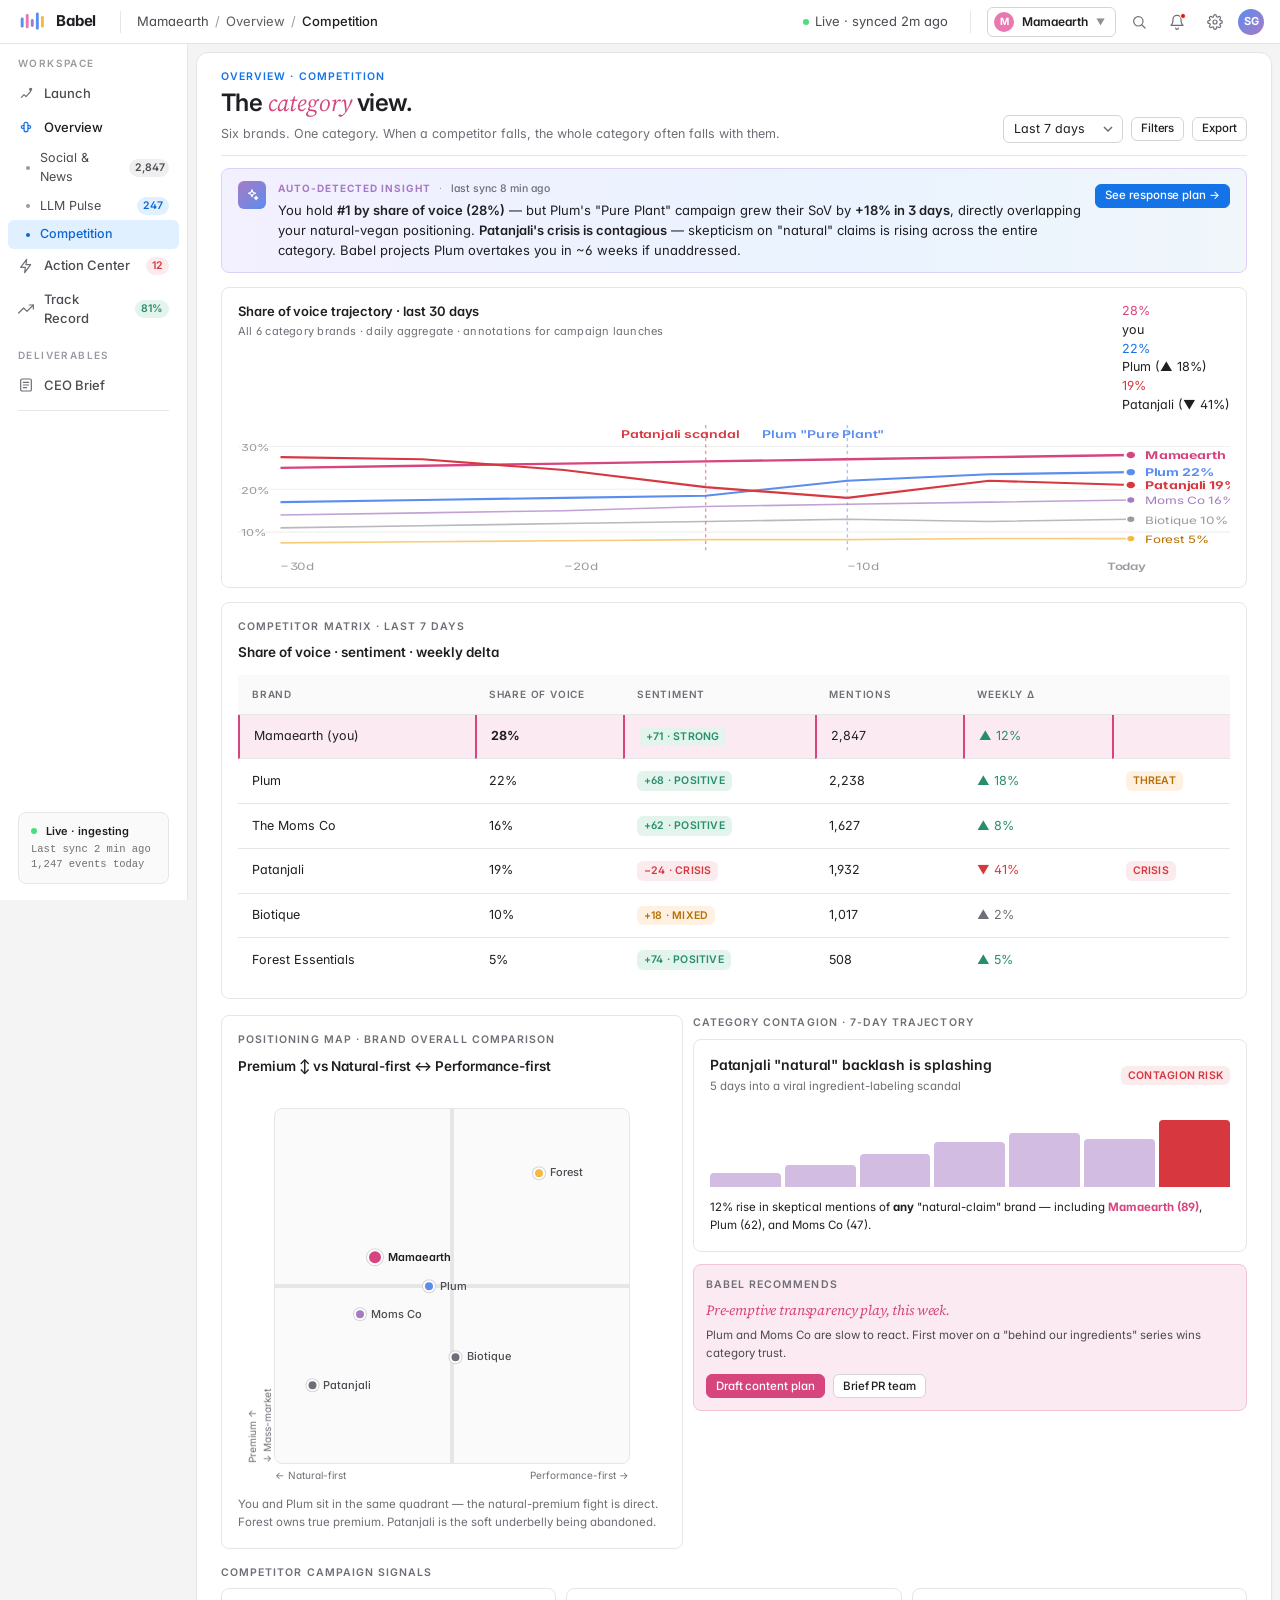
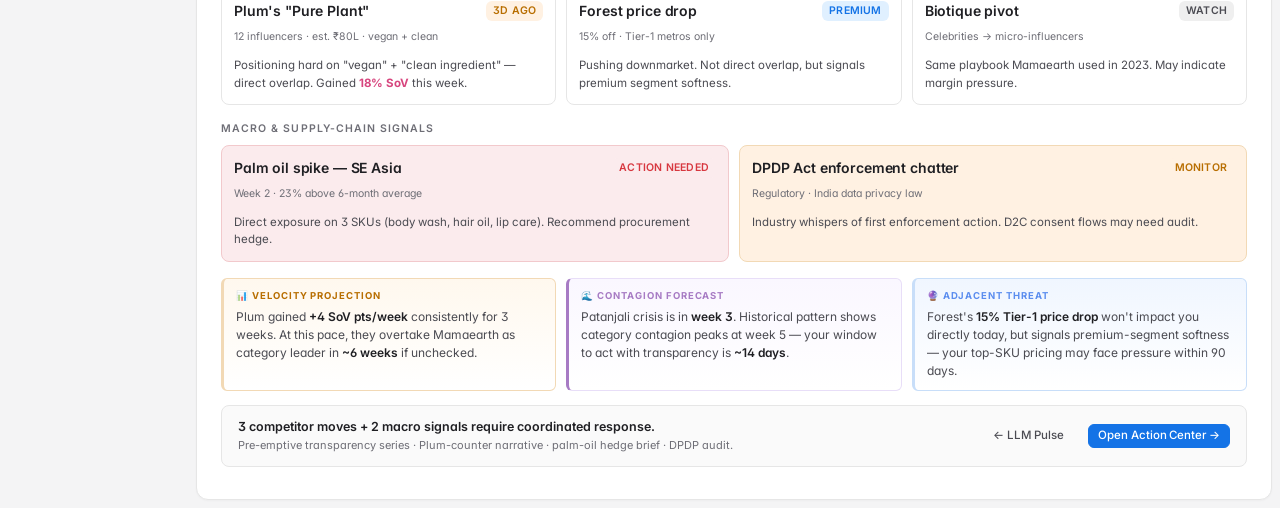
<file: docs/intelligence-competition.html>
<!DOCTYPE html>
<html lang="en">
<head>
<meta charset="UTF-8">
<meta name="viewport" content="width=device-width, initial-scale=1.0">
<title>Babel — Competition</title>
<link rel="stylesheet" href="styles.css">
<style>
  .comp-matrix {
    display: grid;
    grid-template-columns: 1.6fr 1fr 1.3fr 1fr 1fr 0.8fr;
    gap: 0;
    font-size: 12.5px;
  }
  .comp-matrix > div {
    padding: 12px 14px;
    border-bottom: 1px solid var(--line);
    display: flex;
    align-items: center;
  }
  .comp-matrix > .head {
    font-size: 10px;
    font-weight: 600;
    letter-spacing: 0.08em;
    text-transform: uppercase;
    color: var(--text-3);
    background: var(--bg-1);
  }
  .comp-matrix .row-us {
    background: var(--accent-soft);
    border-left: 2px solid var(--accent);
  }
  .comp-matrix .row-us > div:first-child { color: var(--accent); font-weight: 600; }

  .contagion-bars { display: flex; align-items: flex-end; gap: 4px; height: 80px; margin: 12px 0; }
  .contagion-bar { flex: 1; background: var(--bar-purple); opacity: 0.5; border-radius: 4px 4px 0 0; min-height: 4px; }
  .contagion-bar.alert { background: var(--danger); opacity: 1; }
</style>
</head>
<body>

<div id="main-content"><main class="page">

  <!-- ===== HEADER ===== -->
  <header class="page-head">
    <div class="page-head-left">
      <div class="eyebrow eyebrow-accent">Overview · Competition</div>
      <h1 class="h1">The <em>category</em> view.</h1>
      <p class="lead">Six brands. One category. When a competitor falls, the whole category often falls with them.</p>
    </div>
    <div class="page-head-right">
      <select class="select">
        <option>Last 7 days</option><option>Last 24 hours</option><option>Last 30 days</option>
      </select>
      <button class="btn btn-secondary btn-sm">Filters</button>
      <button class="btn btn-secondary btn-sm">Export</button>
    </div>
  </header>

  <!-- ===== AI AUTO-INSIGHT BANNER ===== -->
  <div class="ai-banner">
    <div class="ai-banner-icon">
      <svg width="14" height="14" viewBox="0 0 24 24" fill="none" stroke="currentColor" stroke-width="2" stroke-linecap="round" stroke-linejoin="round"><path d="M12 3l1.8 4.2L18 9l-4.2 1.8L12 15l-1.8-4.2L6 9l4.2-1.8L12 3z"/><path d="M19 14l.9 2.1L22 17l-2.1.9L19 20l-.9-2.1L16 17l2.1-.9L19 14z"/></svg>
    </div>
    <div class="ai-banner-body">
      <div class="ai-banner-label">Auto-detected insight <span class="sep">·</span> <span class="freshness">last sync 8 min ago</span></div>
      <div class="ai-banner-text">
        You hold <strong>#1 by share of voice (28%)</strong> — but Plum's "Pure Plant" campaign grew their SoV by <strong>+18% in 3 days</strong>, directly overlapping your natural-vegan positioning. <strong>Patanjali's crisis is contagious</strong> — skepticism on "natural" claims is rising across the entire category. Babel projects Plum overtakes you in ~6 weeks if unaddressed.
      </div>
    </div>
    <div class="ai-banner-cta">
      <a href="actions.html" class="btn btn-primary btn-sm">See response plan →</a>
    </div>
  </div>

  <!-- ===== HERO CHART · Share of Voice over time ===== -->
  <div class="hero-chart">
    <div class="hero-chart-head">
      <div>
        <div class="panel-title">Share of voice trajectory · last 30 days</div>
        <div class="panel-sub">All 6 category brands · daily aggregate · annotations for campaign launches</div>
      </div>
      <div class="hero-chart-stats">
        <div class="hero-chart-stat">
          <div class="hero-chart-stat-val text-accent">28%</div>
          <div class="hero-chart-stat-lbl">you</div>
        </div>
        <div class="hero-chart-stat">
          <div class="hero-chart-stat-val text-info">22%</div>
          <div class="hero-chart-stat-lbl">Plum (▲ 18%)</div>
        </div>
        <div class="hero-chart-stat">
          <div class="hero-chart-stat-val text-neg">19%</div>
          <div class="hero-chart-stat-lbl">Patanjali (▼ 41%)</div>
        </div>
      </div>
    </div>

    <svg class="hero-chart-svg hero-sentiment-svg" viewBox="0 0 700 140" preserveAspectRatio="none" style="height: 150px;" xmlns="http://www.w3.org/2000/svg">
      <!-- Grid lines -->
      <line x1="0" y1="20"  x2="700" y2="20"  stroke="#EFEFEF" stroke-width="1"/>
      <line x1="0" y1="60"  x2="700" y2="60"  stroke="#EFEFEF" stroke-width="1"/>
      <line x1="0" y1="100" x2="700" y2="100" stroke="#EFEFEF" stroke-width="1"/>
      <text x="2" y="24"  font-size="9" fill="#9A9AA2">30%</text>
      <text x="2" y="64"  font-size="9" fill="#9A9AA2">20%</text>
      <text x="2" y="104" font-size="9" fill="#9A9AA2">10%</text>

      <!-- Mamaearth line (pink, top) -->
      <path d="M30,40 L130,38 L230,36 L330,34 L430,32 L530,30 L630,28" fill="none" stroke="#D7457E" stroke-width="2.2"/>
      <circle cx="630" cy="28" r="4" fill="#D7457E" stroke="white" stroke-width="2"/>
      <text x="640" y="32" font-size="10" fill="#D7457E" font-weight="700">Mamaearth 28%</text>

      <!-- Plum line (blue, rising fast) -->
      <path d="M30,72 L130,70 L230,68 L330,66 L430,52 L530,46 L630,44" fill="none" stroke="#5B8DEF" stroke-width="2"/>
      <circle cx="630" cy="44" r="4" fill="#5B8DEF" stroke="white" stroke-width="2"/>
      <text x="640" y="48" font-size="10" fill="#5B8DEF" font-weight="700">Plum 22%</text>

      <!-- Patanjali line (red, dropping fast) -->
      <path d="M30,30 L130,32 L230,42 L330,58 L430,68 L530,52 L630,56" fill="none" stroke="#D7373F" stroke-width="2"/>
      <circle cx="630" cy="56" r="4" fill="#D7373F" stroke="white" stroke-width="2"/>
      <text x="640" y="60" font-size="10" fill="#D7373F" font-weight="700">Patanjali 19%</text>

      <!-- Moms Co (purple) -->
      <path d="M30,84 L130,82 L230,80 L330,76 L430,74 L530,72 L630,70" fill="none" stroke="#A77BC4" stroke-width="1.5" opacity="0.7"/>
      <circle cx="630" cy="70" r="3" fill="#A77BC4" stroke="white" stroke-width="1"/>
      <text x="640" y="74" font-size="9.5" fill="#A77BC4">Moms Co 16%</text>

      <!-- Biotique (grey) -->
      <path d="M30,96 L130,94 L230,92 L330,90 L430,88 L530,90 L630,88" fill="none" stroke="#9A9AA2" stroke-width="1.5" opacity="0.7"/>
      <circle cx="630" cy="88" r="3" fill="#9A9AA2" stroke="white" stroke-width="1"/>
      <text x="640" y="92" font-size="9.5" fill="#9A9AA2">Biotique 10%</text>

      <!-- Forest (yellow) -->
      <path d="M30,110 L130,109 L230,108 L330,107 L430,107 L530,106 L630,106" fill="none" stroke="#F5B842" stroke-width="1.5" opacity="0.7"/>
      <circle cx="630" cy="106" r="3" fill="#F5B842" stroke="white" stroke-width="1"/>
      <text x="640" y="110" font-size="9.5" fill="#B86E00">Forest 5%</text>

      <!-- Annotation: Plum "Pure Plant" launch -->
      <line x1="430" y1="0" x2="430" y2="120" stroke="#5B8DEF" stroke-width="1" stroke-dasharray="3,3" opacity="0.5"/>
      <text x="370" y="12" font-size="10" fill="#5B8DEF" font-weight="600">Plum "Pure Plant"</text>

      <!-- Annotation: Patanjali scandal -->
      <line x1="330" y1="0" x2="330" y2="120" stroke="#D7373F" stroke-width="1" stroke-dasharray="3,3" opacity="0.5"/>
      <text x="270" y="12" font-size="10" fill="#D7373F" font-weight="600">Patanjali scandal</text>

      <!-- X-axis -->
      <text x="30"  y="135" font-size="9.5" fill="#9A9AA2">−30d</text>
      <text x="230" y="135" font-size="9.5" fill="#9A9AA2">−20d</text>
      <text x="430" y="135" font-size="9.5" fill="#9A9AA2">−10d</text>
      <text x="613" y="135" font-size="9.5" fill="#9A9AA2" font-weight="600">Today</text>
    </svg>
  </div>

  <!-- ===== COMPETITOR MATRIX ===== -->
  <div class="card card-padded mb-4">
    <div class="card-header">
      <div>
        <div class="card-eyebrow">Competitor matrix · last 7 days</div>
        <div class="card-title">Share of voice · sentiment · weekly delta</div>
      </div>
    </div>

    <div class="comp-matrix">
      <div class="head">Brand</div>
      <div class="head">Share of voice</div>
      <div class="head">Sentiment</div>
      <div class="head">Mentions</div>
      <div class="head">Weekly Δ</div>
      <div class="head"></div>

      <div class="row-us">Mamaearth (you)</div>
      <div class="row-us"><strong>28%</strong></div>
      <div class="row-us"><span class="badge badge-success">+71 · strong</span></div>
      <div class="row-us">2,847</div>
      <div class="row-us text-pos">▲ 12%</div>
      <div class="row-us"></div>

      <div>Plum</div>
      <div>22%</div>
      <div><span class="badge badge-success">+68 · positive</span></div>
      <div>2,238</div>
      <div class="text-pos">▲ 18%</div>
      <div><span class="badge badge-warning">Threat</span></div>

      <div>The Moms Co</div>
      <div>16%</div>
      <div><span class="badge badge-success">+62 · positive</span></div>
      <div>1,627</div>
      <div class="text-pos">▲ 8%</div>
      <div></div>

      <div>Patanjali</div>
      <div>19%</div>
      <div><span class="badge badge-danger">−24 · crisis</span></div>
      <div>1,932</div>
      <div class="text-neg">▼ 41%</div>
      <div><span class="badge badge-danger">Crisis</span></div>

      <div>Biotique</div>
      <div>10%</div>
      <div><span class="badge badge-warning">+18 · mixed</span></div>
      <div>1,017</div>
      <div class="muted">▲ 2%</div>
      <div></div>

      <div style="border-bottom: none;">Forest Essentials</div>
      <div style="border-bottom: none;">5%</div>
      <div style="border-bottom: none;"><span class="badge badge-success">+74 · positive</span></div>
      <div style="border-bottom: none;">508</div>
      <div class="text-pos" style="border-bottom: none;">▲ 5%</div>
      <div style="border-bottom: none;"></div>
    </div>
  </div>

  <!-- ===== POSITIONING MAP + CONTAGION ===== -->
  <div class="grid grid-2 mb-4" style="grid-template-columns: 1fr 1.2fr;">

    <div class="card card-padded">
      <div class="card-header">
        <div>
          <div class="card-eyebrow">Positioning map · Brand overall comparison</div>
          <div class="card-title">Premium ↕ vs Natural-first ↔ Performance-first</div>
        </div>
      </div>
      <div style="padding: 20px 36px;">
        <div class="quad-map">
          <div class="quad-dot us" style="left: 38%; bottom: 58%;"><div class="quad-dot-circle"></div><span class="quad-dot-label">Mamaearth</span></div>
          <div class="quad-dot" style="left: 48%; bottom: 50%;"><div class="quad-dot-circle" style="background: var(--bar-blue);"></div><span class="quad-dot-label">Plum</span></div>
          <div class="quad-dot" style="left: 32%; bottom: 42%;"><div class="quad-dot-circle" style="background: var(--bar-purple);"></div><span class="quad-dot-label">Moms Co</span></div>
          <div class="quad-dot" style="left: 18%; bottom: 22%;"><div class="quad-dot-circle" style="background: var(--text-3);"></div><span class="quad-dot-label">Patanjali</span></div>
          <div class="quad-dot" style="left: 80%; bottom: 82%;"><div class="quad-dot-circle" style="background: var(--bar-yellow);"></div><span class="quad-dot-label">Forest</span></div>
          <div class="quad-dot" style="left: 58%; bottom: 30%;"><div class="quad-dot-circle" style="background: var(--text-3);"></div><span class="quad-dot-label">Biotique</span></div>
          <div class="quad-axis-x"><span>← Natural-first</span><span>Performance-first →</span></div>
          <div class="quad-axis-y"><span>Premium ↑</span><span>↓ Mass-market</span></div>
        </div>
      </div>
      <div class="text-sm muted mt-3" style="line-height: 1.55;">
        You and Plum sit in the same quadrant — the natural-premium fight is direct. Forest owns true premium. Patanjali is the soft underbelly being abandoned.
      </div>
    </div>

    <div>
      <div class="card-eyebrow mb-2">Category contagion · 7-day trajectory</div>
      <div class="card card-padded">
        <div class="flex-between">
          <div>
            <div class="h3">Patanjali "natural" backlash is splashing</div>
            <div class="text-sm muted mt-1">5 days into a viral ingredient-labeling scandal</div>
          </div>
          <span class="badge badge-danger">Contagion risk</span>
        </div>
        <div class="contagion-bars">
          <div class="contagion-bar" style="height: 18%"></div>
          <div class="contagion-bar" style="height: 28%"></div>
          <div class="contagion-bar" style="height: 42%"></div>
          <div class="contagion-bar" style="height: 56%"></div>
          <div class="contagion-bar" style="height: 68%"></div>
          <div class="contagion-bar" style="height: 60%"></div>
          <div class="contagion-bar alert" style="height: 84%"></div>
        </div>
        <div class="text-sm" style="line-height: 1.55;">
          12% rise in skeptical mentions of <strong>any</strong> "natural-claim" brand — including
          <strong class="text-accent">Mamaearth (89)</strong>, Plum (62), and Moms Co (47).
        </div>
      </div>

      <div class="card card-accent mt-3">
        <div class="card-eyebrow mb-2">Babel recommends</div>
        <div class="h3 mb-2" style="font-family: var(--serif); font-style: italic; color: var(--accent); font-weight: 400;">Pre-emptive transparency play, this week.</div>
        <p class="text-sm" style="color: var(--text-2); line-height: 1.55;">
          Plum and Moms Co are slow to react. First mover on a "behind our ingredients" series wins category trust.
        </p>
        <div class="flex gap-2 mt-3">
          <button class="btn btn-accent btn-sm">Draft content plan</button>
          <button class="btn btn-secondary btn-sm">Brief PR team</button>
        </div>
      </div>
    </div>
  </div>

  <!-- ===== COMPETITOR CAMPAIGNS ===== -->
  <div class="card-eyebrow mb-2">Competitor campaign signals</div>
  <div class="grid grid-3 mb-4">
    <div class="card">
      <div class="flex-between mb-2">
        <div class="h3">Plum's "Pure Plant"</div>
        <span class="badge badge-warning">3d ago</span>
      </div>
      <div class="text-xs muted mb-3">12 influencers · est. ₹80L · vegan + clean</div>
      <p class="text-sm" style="color: var(--text-2); line-height: 1.55;">
        Positioning hard on "vegan" + "clean ingredient" — direct overlap. Gained <strong class="text-accent">18% SoV</strong> this week.
      </p>
    </div>

    <div class="card">
      <div class="flex-between mb-2">
        <div class="h3">Forest price drop</div>
        <span class="badge badge-info">Premium</span>
      </div>
      <div class="text-xs muted mb-3">15% off · Tier-1 metros only</div>
      <p class="text-sm" style="color: var(--text-2); line-height: 1.55;">
        Pushing downmarket. Not direct overlap, but signals premium segment softness.
      </p>
    </div>

    <div class="card">
      <div class="flex-between mb-2">
        <div class="h3">Biotique pivot</div>
        <span class="badge badge-soft">Watch</span>
      </div>
      <div class="text-xs muted mb-3">Celebrities → micro-influencers</div>
      <p class="text-sm" style="color: var(--text-2); line-height: 1.55;">
        Same playbook Mamaearth used in 2023. May indicate margin pressure.
      </p>
    </div>
  </div>

  <!-- ===== MACRO SIGNALS ===== -->
  <div class="card-eyebrow mb-2">Macro &amp; supply-chain signals</div>
  <div class="grid grid-2 mb-4">
    <div class="card card-danger">
      <div class="flex-between mb-2">
        <div class="h3">Palm oil spike — SE Asia</div>
        <span class="badge badge-danger">Action needed</span>
      </div>
      <div class="text-xs muted mb-3">Week 2 · 23% above 6-month average</div>
      <p class="text-sm" style="color: var(--text-2); line-height: 1.55;">
        Direct exposure on 3 SKUs (body wash, hair oil, lip care). Recommend procurement hedge.
      </p>
    </div>

    <div class="card" style="background: var(--warning-soft); border-color: #F2D9B5;">
      <div class="flex-between mb-2">
        <div class="h3">DPDP Act enforcement chatter</div>
        <span class="badge badge-warning">Monitor</span>
      </div>
      <div class="text-xs muted mb-3">Regulatory · India data privacy law</div>
      <p class="text-sm" style="color: var(--text-2); line-height: 1.55;">
        Industry whispers of first enforcement action. D2C consent flows may need audit.
      </p>
    </div>
  </div>

  <!-- ===== AI INSIGHTS ROW ===== -->
  <div class="ai-insights-row">
    <div class="ai-insight risk">
      <div class="ai-insight-label">📊 Velocity projection</div>
      <div class="ai-insight-text">
        Plum gained <strong>+4 SoV pts/week</strong> consistently for 3 weeks. At this pace, they overtake Mamaearth as category leader in <strong>~6 weeks</strong> if unchecked.
      </div>
    </div>
    <div class="ai-insight pattern">
      <div class="ai-insight-label">🌊 Contagion forecast</div>
      <div class="ai-insight-text">
        Patanjali crisis is in <strong>week 3</strong>. Historical pattern shows category contagion peaks at week 5 — your window to act with transparency is <strong>~14 days</strong>.
      </div>
    </div>
    <div class="ai-insight correlation">
      <div class="ai-insight-label">🔮 Adjacent threat</div>
      <div class="ai-insight-text">
        Forest's <strong>15% Tier-1 price drop</strong> won't impact you directly today, but signals premium-segment softness — your top-SKU pricing may face pressure within 90 days.
      </div>
    </div>
  </div>

  <!-- ===== ACTION FOOTER ===== -->
  <div class="action-footer">
    <div class="action-footer-body">
      <div class="action-footer-title">3 competitor moves + 2 macro signals require coordinated response.</div>
      <div class="action-footer-sub">Pre-emptive transparency series · Plum-counter narrative · palm-oil hedge brief · DPDP audit.</div>
    </div>
    <a href="intelligence-llm.html" class="btn btn-ghost btn-sm">← LLM Pulse</a>
    <a href="actions.html" class="btn btn-primary btn-sm">
      Open Action Center →
    </a>
  </div>

</main></div>

<script src="app.js"></script>
<script>renderShell('intel-comp');</script>
</body>
</html>
</file>
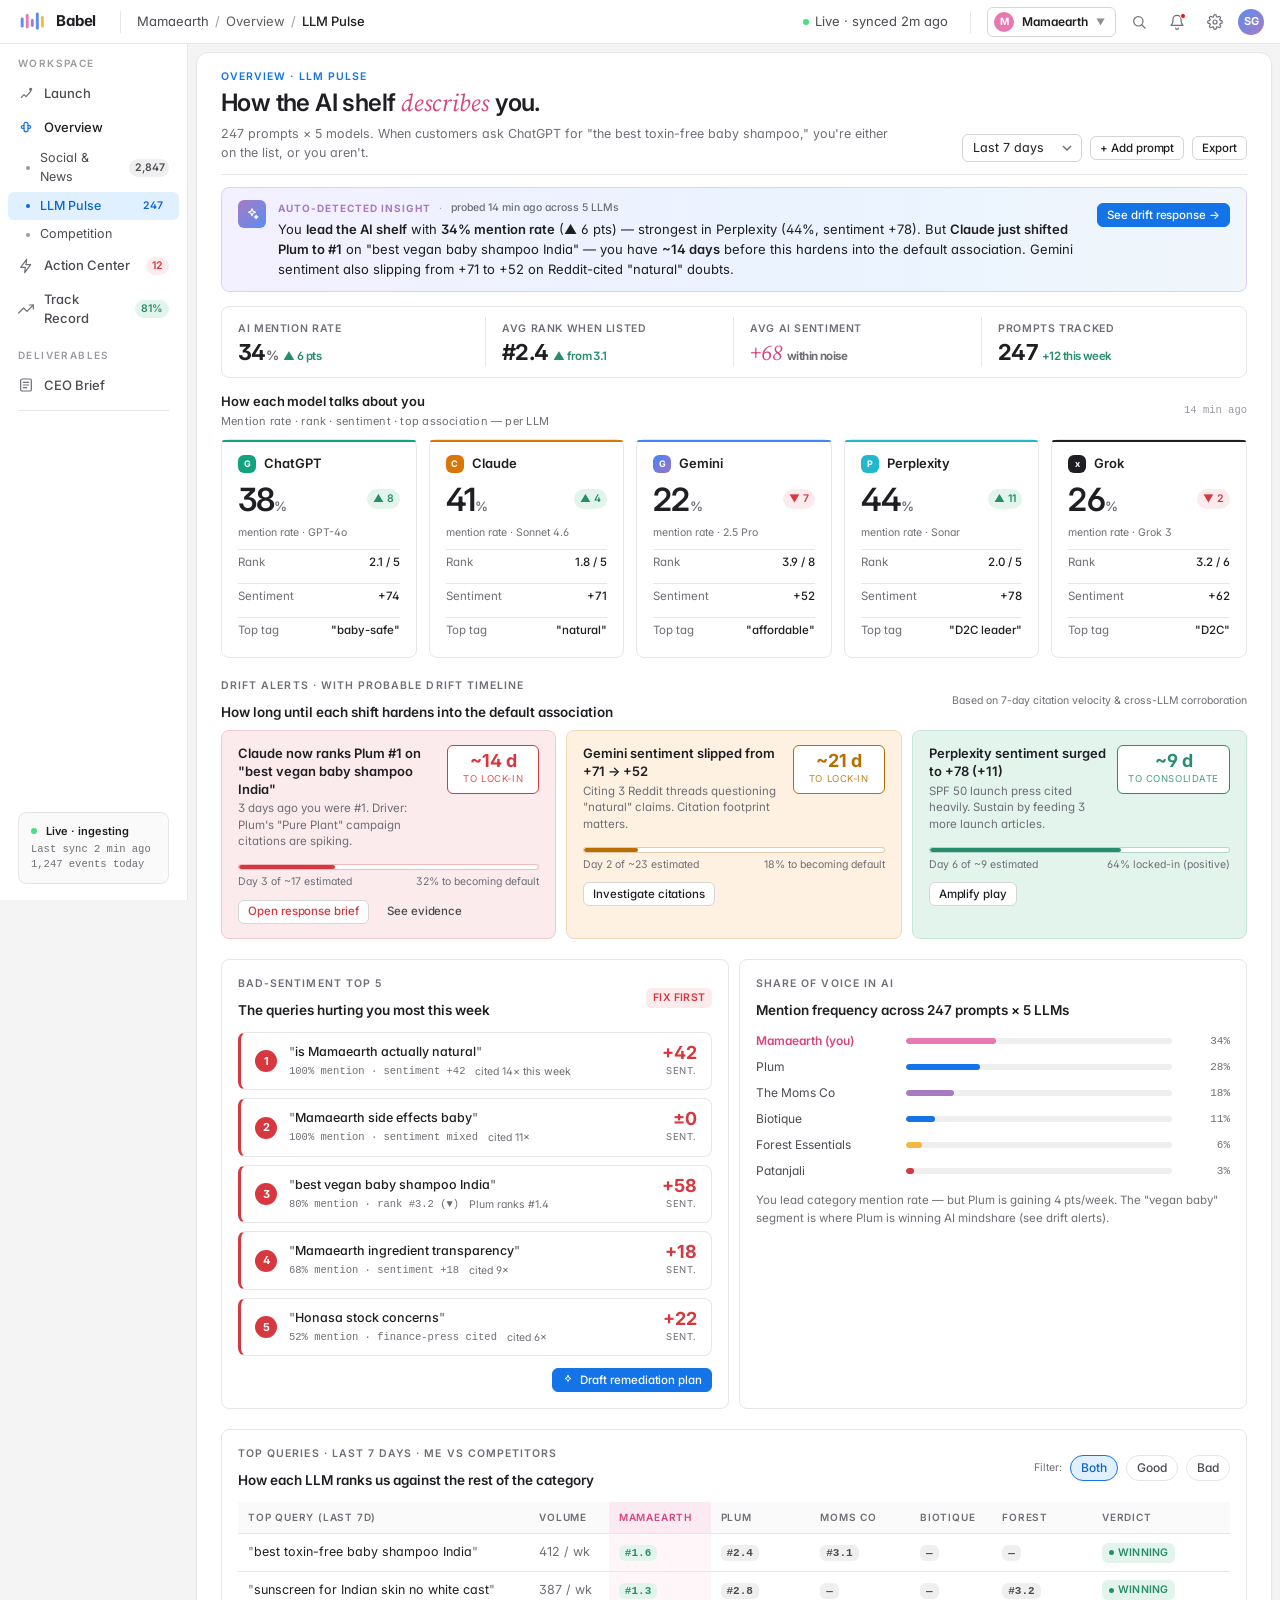
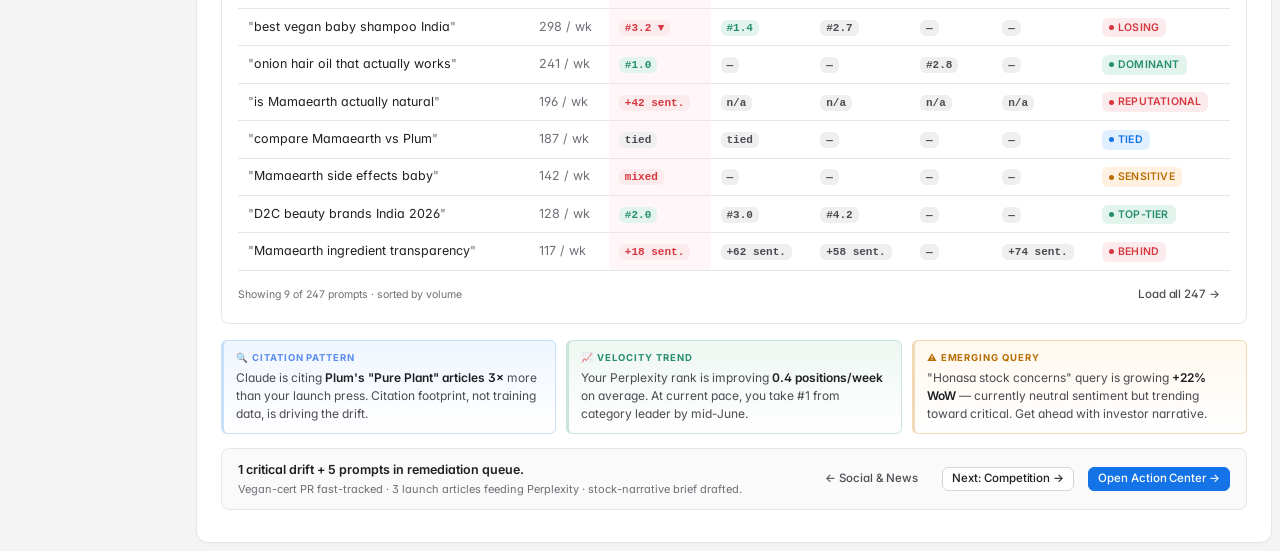
<file: docs/intelligence-llm.html>
<!DOCTYPE html>
<html lang="en">
<head>
<meta charset="UTF-8">
<meta name="viewport" content="width=device-width, initial-scale=1.0">
<title>Babel — LLM Pulse</title>
<link rel="stylesheet" href="styles.css">
<style>
  .llm-grid-5 { display: grid; grid-template-columns: repeat(5, 1fr); gap: var(--s-3); }

  /* Drift timeline card */
  .drift-card {
    background: var(--surface);
    border: 1px solid var(--line);
    border-radius: var(--r-md);
    padding: 14px 16px;
    display: flex;
    flex-direction: column;
    gap: 10px;
  }
  .drift-card.danger { border-color: #F2C9CC; background: var(--danger-soft); }
  .drift-card.warn   { border-color: #F2D9B5; background: var(--warning-soft); }
  .drift-card.success { border-color: #C7E5D8; background: var(--success-soft); }

  .drift-head { display: flex; justify-content: space-between; align-items: flex-start; gap: 10px; }
  .drift-title { font-size: 13px; font-weight: 600; color: var(--text); line-height: 1.35; }
  .drift-sub { font-size: 11.5px; color: var(--text-3); margin-top: 2px; line-height: 1.45; }
  .drift-countdown {
    background: white;
    border: 1px solid currentColor;
    border-radius: var(--r-sm);
    padding: 6px 10px;
    text-align: center;
    flex-shrink: 0;
    min-width: 92px;
  }
  .drift-card.danger .drift-countdown  { border-color: var(--danger); color: var(--danger); }
  .drift-card.warn .drift-countdown    { border-color: var(--warning); color: var(--warning); }
  .drift-card.success .drift-countdown { border-color: var(--success); color: var(--success); }
  .drift-countdown-num { font-size: 18px; font-weight: 700; line-height: 1; }
  .drift-countdown-lbl { font-size: 9.5px; letter-spacing: 0.06em; text-transform: uppercase; margin-top: 2px; opacity: 0.85; }

  /* Drift timeline bar */
  .drift-timeline {
    margin-top: 4px;
  }
  .drift-timeline-bar {
    height: 6px;
    background: white;
    border: 1px solid currentColor;
    border-radius: var(--r-full);
    overflow: hidden;
    position: relative;
  }
  .drift-card.danger .drift-timeline-bar { border-color: rgba(215,55,63,0.35); }
  .drift-card.warn .drift-timeline-bar { border-color: rgba(184,110,0,0.35); }
  .drift-card.success .drift-timeline-bar { border-color: rgba(38,142,108,0.35); }
  .drift-timeline-fill {
    height: 100%;
    background: var(--danger);
    border-radius: var(--r-full);
  }
  .drift-card.warn .drift-timeline-fill    { background: var(--warning); }
  .drift-card.success .drift-timeline-fill { background: var(--success); }
  .drift-timeline-meta {
    display: flex;
    justify-content: space-between;
    font-size: 10.5px;
    color: var(--text-3);
    margin-top: 4px;
  }

  /* Me-vs-competitors comparison table */
  .vs-table { width: 100%; border-collapse: collapse; font-size: 12.5px; }
  .vs-table th, .vs-table td {
    padding: 8px 10px;
    border-bottom: 1px solid var(--line);
    text-align: left;
    vertical-align: middle;
  }
  .vs-table th {
    font-size: 10px;
    font-weight: 600;
    letter-spacing: 0.08em;
    text-transform: uppercase;
    color: var(--text-3);
    background: var(--bg-1);
  }
  .vs-table th.brand-us { background: var(--accent-soft); color: var(--accent); }
  .vs-table td.brand-us { background: rgba(252,234,242,0.45); font-weight: 500; color: var(--text); }
  .vs-cell { display: inline-flex; align-items: center; gap: 6px; }
  .vs-rank {
    font-family: var(--mono);
    font-size: 11px;
    font-weight: 600;
    padding: 2px 6px;
    border-radius: var(--r-sm);
    background: var(--neutral-soft);
    color: var(--text-2);
  }
  .vs-rank.win { background: var(--success-soft); color: var(--success); }
  .vs-rank.lose { background: var(--danger-soft); color: var(--danger); }

  /* Bad-sentiment top 5 list */
  .bad-list {
    display: flex;
    flex-direction: column;
    gap: 8px;
  }
  .bad-item {
    display: flex;
    gap: 12px;
    align-items: center;
    padding: 10px 14px;
    background: white;
    border: 1px solid var(--line);
    border-left: 3px solid var(--danger);
    border-radius: var(--r-md);
  }
  .bad-rank {
    width: 22px; height: 22px;
    border-radius: var(--r-full);
    background: var(--danger);
    color: white;
    display: inline-flex;
    align-items: center;
    justify-content: center;
    font-size: 11px;
    font-weight: 700;
    flex-shrink: 0;
  }
  .bad-body { flex: 1; min-width: 0; }
  .bad-q {
    font-size: 12.5px;
    color: var(--text);
    font-weight: 500;
    margin-bottom: 2px;
  }
  .bad-q .quote-mark { color: var(--text-3); }
  .bad-meta {
    display: flex;
    gap: 10px;
    font-size: 10.5px;
    color: var(--text-3);
  }
  .bad-sent { font-family: var(--mono); }
  .bad-score {
    text-align: right;
    flex-shrink: 0;
  }
  .bad-score-val { font-size: 18px; font-weight: 700; color: var(--danger); line-height: 1; }
  .bad-score-lbl { font-size: 9.5px; color: var(--text-3); letter-spacing: 0.06em; text-transform: uppercase; margin-top: 2px; }

  @media (max-width: 1080px) {
    .llm-grid-5 { grid-template-columns: repeat(2, 1fr); }
  }
</style>
</head>
<body>

<div id="main-content"><main class="page">

  <!-- ===== HEADER ===== -->
  <header class="page-head">
    <div class="page-head-left">
      <div class="eyebrow eyebrow-accent">Overview · LLM Pulse</div>
      <h1 class="h1">How the AI shelf <em>describes</em> you.</h1>
      <p class="lead">247 prompts × 5 models. When customers ask ChatGPT for "the best toxin-free baby shampoo," you're either on the list, or you aren't.</p>
    </div>
    <div class="page-head-right">
      <select class="select">
        <option>Last 7 days</option><option>Last 24 hours</option><option>Last 30 days</option>
      </select>
      <button class="btn btn-secondary btn-sm">+ Add prompt</button>
      <button class="btn btn-secondary btn-sm">Export</button>
    </div>
  </header>

  <!-- ===== AI AUTO-INSIGHT BANNER ===== -->
  <div class="ai-banner">
    <div class="ai-banner-icon">
      <svg width="14" height="14" viewBox="0 0 24 24" fill="none" stroke="currentColor" stroke-width="2" stroke-linecap="round" stroke-linejoin="round"><path d="M12 3l1.8 4.2L18 9l-4.2 1.8L12 15l-1.8-4.2L6 9l4.2-1.8L12 3z"/><path d="M19 14l.9 2.1L22 17l-2.1.9L19 20l-.9-2.1L16 17l2.1-.9L19 14z"/></svg>
    </div>
    <div class="ai-banner-body">
      <div class="ai-banner-label">Auto-detected insight <span class="sep">·</span> <span class="freshness">probed 14 min ago across 5 LLMs</span></div>
      <div class="ai-banner-text">
        You <strong>lead the AI shelf</strong> with <strong>34% mention rate</strong> (▲ 6 pts) — strongest in Perplexity (44%, sentiment +78). But <strong>Claude just shifted Plum to #1</strong> on "best vegan baby shampoo India" — you have <strong>~14 days</strong> before this hardens into the default association. Gemini sentiment also slipping from +71 to +52 on Reddit-cited "natural" doubts.
      </div>
    </div>
    <div class="ai-banner-cta">
      <a href="track-record.html" class="btn btn-primary btn-sm">See drift response →</a>
    </div>
  </div>

  <!-- ===== HERO STAT BAND ===== -->
  <div class="hero-chart" style="padding: 10px 16px;">
    <div style="display: grid; grid-template-columns: repeat(4, 1fr); gap: 0;">
      <div style="padding: 4px 16px 4px 0; border-right: 1px solid var(--line);">
        <div style="font-size: 10.5px; color: var(--text-3); text-transform: uppercase; letter-spacing: 0.06em; font-weight: 600;">AI mention rate</div>
        <div style="font-size: 22px; font-weight: 700; letter-spacing: -0.025em; margin-top: 4px; line-height: 1;">34<span class="muted" style="font-size: 13px;">%</span> <span class="text-pos text-sm" style="font-weight: 600;">▲ 6 pts</span></div>
      </div>
      <div style="padding: 4px 16px; border-right: 1px solid var(--line);">
        <div style="font-size: 10.5px; color: var(--text-3); text-transform: uppercase; letter-spacing: 0.06em; font-weight: 600;">Avg rank when listed</div>
        <div style="font-size: 22px; font-weight: 700; letter-spacing: -0.025em; margin-top: 4px; line-height: 1;">#2.4 <span class="text-pos text-sm" style="font-weight: 600;">▲ from 3.1</span></div>
      </div>
      <div style="padding: 4px 16px; border-right: 1px solid var(--line);">
        <div style="font-size: 10.5px; color: var(--text-3); text-transform: uppercase; letter-spacing: 0.06em; font-weight: 600;">Avg AI sentiment</div>
        <div style="font-size: 22px; font-weight: 700; letter-spacing: -0.025em; margin-top: 4px; line-height: 1;"><em style="font-family: var(--serif); font-style: italic; color: var(--accent); font-weight: 400;">+68</em> <span class="muted text-sm">within noise</span></div>
      </div>
      <div style="padding: 4px 0 4px 16px;">
        <div style="font-size: 10.5px; color: var(--text-3); text-transform: uppercase; letter-spacing: 0.06em; font-weight: 600;">Prompts tracked</div>
        <div style="font-size: 22px; font-weight: 700; letter-spacing: -0.025em; margin-top: 4px; line-height: 1;">247 <span class="text-pos text-sm" style="font-weight: 600;">+12 this week</span></div>
      </div>
    </div>
  </div>

  <!-- ===== PER-LLM CARDS ===== -->
  <div class="panel-head" style="margin-bottom: 10px; padding-bottom: 0; border-bottom: none;">
    <div>
      <div class="panel-title">How each model talks about you</div>
      <div class="panel-sub">Mention rate · rank · sentiment · top association — per LLM</div>
    </div>
    <div class="panel-actions"><span class="panel-freshness">14 min ago</span></div>
  </div>
  <div class="llm-grid-5 mb-5">

    <div class="llm-card" style="--llm-color: #10A37F;">
      <div class="llm-card-head">
        <span class="src-icon src-icon-gpt">G</span>
        <span class="llm-card-name">ChatGPT</span>
      </div>
      <div class="flex-between">
        <span class="display" style="font-size: 32px;">38<span class="muted" style="font-size: 13px;">%</span></span>
        <span class="llm-pill up">▲ 8</span>
      </div>
      <div class="text-xs muted">mention rate · GPT-4o</div>
      <div class="llm-card-row"><span class="llm-card-row-label">Rank</span><span class="llm-card-row-val">2.1 / 5</span></div>
      <div class="llm-card-row"><span class="llm-card-row-label">Sentiment</span><span class="llm-card-row-val text-pos">+74</span></div>
      <div class="llm-card-row"><span class="llm-card-row-label">Top tag</span><span class="llm-card-row-val">"baby-safe"</span></div>
    </div>

    <div class="llm-card" style="--llm-color: #D97706;">
      <div class="llm-card-head">
        <span class="src-icon src-icon-claude">C</span>
        <span class="llm-card-name">Claude</span>
      </div>
      <div class="flex-between">
        <span class="display" style="font-size: 32px;">41<span class="muted" style="font-size: 13px;">%</span></span>
        <span class="llm-pill up">▲ 4</span>
      </div>
      <div class="text-xs muted">mention rate · Sonnet 4.6</div>
      <div class="llm-card-row"><span class="llm-card-row-label">Rank</span><span class="llm-card-row-val">1.8 / 5</span></div>
      <div class="llm-card-row"><span class="llm-card-row-label">Sentiment</span><span class="llm-card-row-val text-pos">+71</span></div>
      <div class="llm-card-row"><span class="llm-card-row-label">Top tag</span><span class="llm-card-row-val">"natural"</span></div>
    </div>

    <div class="llm-card" style="--llm-color: #4285F4;">
      <div class="llm-card-head">
        <span class="src-icon src-icon-gemini">G</span>
        <span class="llm-card-name">Gemini</span>
      </div>
      <div class="flex-between">
        <span class="display" style="font-size: 32px;">22<span class="muted" style="font-size: 13px;">%</span></span>
        <span class="llm-pill down">▼ 7</span>
      </div>
      <div class="text-xs muted">mention rate · 2.5 Pro</div>
      <div class="llm-card-row"><span class="llm-card-row-label">Rank</span><span class="llm-card-row-val">3.9 / 8</span></div>
      <div class="llm-card-row"><span class="llm-card-row-label">Sentiment</span><span class="llm-card-row-val text-warn">+52</span></div>
      <div class="llm-card-row"><span class="llm-card-row-label">Top tag</span><span class="llm-card-row-val">"affordable"</span></div>
    </div>

    <div class="llm-card" style="--llm-color: #20B8CD;">
      <div class="llm-card-head">
        <span class="src-icon src-icon-perplex">P</span>
        <span class="llm-card-name">Perplexity</span>
      </div>
      <div class="flex-between">
        <span class="display" style="font-size: 32px;">44<span class="muted" style="font-size: 13px;">%</span></span>
        <span class="llm-pill up">▲ 11</span>
      </div>
      <div class="text-xs muted">mention rate · Sonar</div>
      <div class="llm-card-row"><span class="llm-card-row-label">Rank</span><span class="llm-card-row-val">2.0 / 5</span></div>
      <div class="llm-card-row"><span class="llm-card-row-label">Sentiment</span><span class="llm-card-row-val text-pos">+78</span></div>
      <div class="llm-card-row"><span class="llm-card-row-label">Top tag</span><span class="llm-card-row-val">"D2C leader"</span></div>
    </div>

    <div class="llm-card" style="--llm-color: #1F1F23;">
      <div class="llm-card-head">
        <span class="src-icon src-icon-grok">x</span>
        <span class="llm-card-name">Grok</span>
      </div>
      <div class="flex-between">
        <span class="display" style="font-size: 32px;">26<span class="muted" style="font-size: 13px;">%</span></span>
        <span class="llm-pill down">▼ 2</span>
      </div>
      <div class="text-xs muted">mention rate · Grok 3</div>
      <div class="llm-card-row"><span class="llm-card-row-label">Rank</span><span class="llm-card-row-val">3.2 / 6</span></div>
      <div class="llm-card-row"><span class="llm-card-row-label">Sentiment</span><span class="llm-card-row-val">+62</span></div>
      <div class="llm-card-row"><span class="llm-card-row-label">Top tag</span><span class="llm-card-row-val">"D2C"</span></div>
    </div>
  </div>

  <!-- ===== DRIFT ALERTS — with timeline ===== -->
  <div class="flex-between mb-2">
    <div>
      <div class="card-eyebrow">Drift alerts · with probable drift timeline</div>
      <div class="card-title mt-1">How long until each shift hardens into the default association</div>
    </div>
    <span class="text-xs muted">Based on 7-day citation velocity &amp; cross-LLM corroboration</span>
  </div>

  <div class="grid grid-3 mb-5">

    <div class="drift-card danger">
      <div class="drift-head">
        <div style="flex: 1;">
          <div class="drift-title">Claude now ranks Plum #1 on "best vegan baby shampoo India"</div>
          <div class="drift-sub">3 days ago you were #1. Driver: Plum's "Pure Plant" campaign citations are spiking.</div>
        </div>
        <div class="drift-countdown">
          <div class="drift-countdown-num">~14 d</div>
          <div class="drift-countdown-lbl">to lock-in</div>
        </div>
      </div>
      <div class="drift-timeline">
        <div class="drift-timeline-bar"><div class="drift-timeline-fill" style="width: 32%;"></div></div>
        <div class="drift-timeline-meta">
          <span>Day 3 of ~17 estimated</span>
          <span>32% to becoming default</span>
        </div>
      </div>
      <div class="flex gap-2">
        <a href="actions.html" class="btn btn-danger btn-sm">Open response brief</a>
        <button class="btn btn-ghost btn-sm">See evidence</button>
      </div>
    </div>

    <div class="drift-card warn">
      <div class="drift-head">
        <div style="flex: 1;">
          <div class="drift-title">Gemini sentiment slipped from +71 → +52</div>
          <div class="drift-sub">Citing 3 Reddit threads questioning "natural" claims. Citation footprint matters.</div>
        </div>
        <div class="drift-countdown">
          <div class="drift-countdown-num">~21 d</div>
          <div class="drift-countdown-lbl">to lock-in</div>
        </div>
      </div>
      <div class="drift-timeline">
        <div class="drift-timeline-bar"><div class="drift-timeline-fill" style="width: 18%;"></div></div>
        <div class="drift-timeline-meta">
          <span>Day 2 of ~23 estimated</span>
          <span>18% to becoming default</span>
        </div>
      </div>
      <div class="flex gap-2">
        <button class="btn btn-secondary btn-sm">Investigate citations</button>
      </div>
    </div>

    <div class="drift-card success">
      <div class="drift-head">
        <div style="flex: 1;">
          <div class="drift-title">Perplexity sentiment surged to +78 (+11)</div>
          <div class="drift-sub">SPF 50 launch press cited heavily. Sustain by feeding 3 more launch articles.</div>
        </div>
        <div class="drift-countdown">
          <div class="drift-countdown-num">~9 d</div>
          <div class="drift-countdown-lbl">to consolidate</div>
        </div>
      </div>
      <div class="drift-timeline">
        <div class="drift-timeline-bar"><div class="drift-timeline-fill" style="width: 64%;"></div></div>
        <div class="drift-timeline-meta">
          <span>Day 6 of ~9 estimated</span>
          <span>64% locked-in (positive)</span>
        </div>
      </div>
      <div class="flex gap-2">
        <button class="btn btn-secondary btn-sm">Amplify play</button>
      </div>
    </div>
  </div>

  <!-- ===== BAD-SENTIMENT TOP 5 ===== -->
  <div class="grid grid-2 mb-5" style="grid-template-columns: 1fr 1fr;">

    <!-- Bad sentiment top 5 -->
    <div class="card card-padded">
      <div class="card-header">
        <div>
          <div class="card-eyebrow">Bad-sentiment top 5</div>
          <div class="card-title">The queries hurting you most this week</div>
        </div>
        <span class="badge badge-danger">Fix first</span>
      </div>

      <div class="bad-list">
        <div class="bad-item">
          <div class="bad-rank">1</div>
          <div class="bad-body">
            <div class="bad-q"><span class="quote-mark">"</span>is Mamaearth actually natural<span class="quote-mark">"</span></div>
            <div class="bad-meta"><span class="bad-sent">100% mention · sentiment +42</span><span>cited 14× this week</span></div>
          </div>
          <div class="bad-score">
            <div class="bad-score-val">+42</div>
            <div class="bad-score-lbl">sent.</div>
          </div>
        </div>

        <div class="bad-item">
          <div class="bad-rank">2</div>
          <div class="bad-body">
            <div class="bad-q"><span class="quote-mark">"</span>Mamaearth side effects baby<span class="quote-mark">"</span></div>
            <div class="bad-meta"><span class="bad-sent">100% mention · sentiment mixed</span><span>cited 11×</span></div>
          </div>
          <div class="bad-score">
            <div class="bad-score-val">±0</div>
            <div class="bad-score-lbl">sent.</div>
          </div>
        </div>

        <div class="bad-item">
          <div class="bad-rank">3</div>
          <div class="bad-body">
            <div class="bad-q"><span class="quote-mark">"</span>best vegan baby shampoo India<span class="quote-mark">"</span></div>
            <div class="bad-meta"><span class="bad-sent">80% mention · rank #3.2 (▼)</span><span>Plum ranks #1.4</span></div>
          </div>
          <div class="bad-score">
            <div class="bad-score-val">+58</div>
            <div class="bad-score-lbl">sent.</div>
          </div>
        </div>

        <div class="bad-item">
          <div class="bad-rank">4</div>
          <div class="bad-body">
            <div class="bad-q"><span class="quote-mark">"</span>Mamaearth ingredient transparency<span class="quote-mark">"</span></div>
            <div class="bad-meta"><span class="bad-sent">68% mention · sentiment +18</span><span>cited 9×</span></div>
          </div>
          <div class="bad-score">
            <div class="bad-score-val">+18</div>
            <div class="bad-score-lbl">sent.</div>
          </div>
        </div>

        <div class="bad-item">
          <div class="bad-rank">5</div>
          <div class="bad-body">
            <div class="bad-q"><span class="quote-mark">"</span>Honasa stock concerns<span class="quote-mark">"</span></div>
            <div class="bad-meta"><span class="bad-sent">52% mention · finance-press cited</span><span>cited 6×</span></div>
          </div>
          <div class="bad-score">
            <div class="bad-score-val">+22</div>
            <div class="bad-score-lbl">sent.</div>
          </div>
        </div>
      </div>

      <div class="flex-end mt-3">
        <a href="actions.html" class="btn btn-primary btn-sm">
          <svg viewBox="0 0 24 24" fill="none" stroke="currentColor" stroke-width="2" stroke-linecap="round" stroke-linejoin="round"><path d="M12 3l1.8 4.2L18 9l-4.2 1.8L12 15l-1.8-4.2L6 9l4.2-1.8L12 3z"/></svg>
          Draft remediation plan
        </a>
      </div>
    </div>

    <!-- Share of voice in AI -->
    <div class="card card-padded">
      <div class="card-header">
        <div>
          <div class="card-eyebrow">Share of voice in AI</div>
          <div class="card-title">Mention frequency across 247 prompts × 5 LLMs</div>
        </div>
      </div>
      <div class="bars-h">
        <div class="bars-h-row">
          <div class="bars-h-label" style="color: var(--accent); font-weight: 600;">Mamaearth (you)</div>
          <div class="bars-h-track"><div class="bars-h-fill pink" style="width:34%"></div></div>
          <div class="bars-h-value">34%</div>
        </div>
        <div class="bars-h-row">
          <div class="bars-h-label">Plum</div>
          <div class="bars-h-track"><div class="bars-h-fill" style="width:28%"></div></div>
          <div class="bars-h-value">28%</div>
        </div>
        <div class="bars-h-row">
          <div class="bars-h-label">The Moms Co</div>
          <div class="bars-h-track"><div class="bars-h-fill purple" style="width:18%"></div></div>
          <div class="bars-h-value">18%</div>
        </div>
        <div class="bars-h-row">
          <div class="bars-h-label">Biotique</div>
          <div class="bars-h-track"><div class="bars-h-fill" style="width:11%"></div></div>
          <div class="bars-h-value">11%</div>
        </div>
        <div class="bars-h-row">
          <div class="bars-h-label">Forest Essentials</div>
          <div class="bars-h-track"><div class="bars-h-fill yellow" style="width:6%"></div></div>
          <div class="bars-h-value">6%</div>
        </div>
        <div class="bars-h-row">
          <div class="bars-h-label">Patanjali</div>
          <div class="bars-h-track"><div class="bars-h-fill danger" style="width:3%"></div></div>
          <div class="bars-h-value">3%</div>
        </div>
      </div>
      <div class="text-sm muted mt-3" style="line-height: 1.55;">
        You lead category mention rate — but Plum is gaining 4 pts/week. The "vegan baby" segment is where Plum is winning AI mindshare (see drift alerts).
      </div>
    </div>
  </div>

  <!-- ===== TOP QUERIES · ME VS COMPETITORS ===== -->
  <div class="card card-padded mb-4">
    <div class="card-header">
      <div>
        <div class="card-eyebrow">Top queries · last 7 days · Me vs Competitors</div>
        <div class="card-title">How each LLM ranks us against the rest of the category</div>
      </div>
      <div class="flex gap-2">
        <span class="text-xs muted">Filter:</span>
        <span class="chip active" data-vs-filter="all">Both</span>
        <span class="chip" data-vs-filter="good">Good</span>
        <span class="chip" data-vs-filter="bad">Bad</span>
      </div>
    </div>

    <div style="overflow-x: auto;">
      <table class="vs-table" id="vs-table">
        <thead>
          <tr>
            <th>Top query (last 7d)</th>
            <th>Volume</th>
            <th class="brand-us">Mamaearth</th>
            <th>Plum</th>
            <th>Moms Co</th>
            <th>Biotique</th>
            <th>Forest</th>
            <th>Verdict</th>
          </tr>
        </thead>
        <tbody>
          <tr data-vs="good">
            <td><span class="quote-mark muted">"</span>best toxin-free baby shampoo India<span class="quote-mark muted">"</span></td>
            <td class="muted">412 / wk</td>
            <td class="brand-us"><span class="vs-rank win">#1.6</span></td>
            <td><span class="vs-rank">#2.4</span></td>
            <td><span class="vs-rank">#3.1</span></td>
            <td><span class="vs-rank">—</span></td>
            <td><span class="vs-rank">—</span></td>
            <td><span class="badge badge-success badge-dot">Winning</span></td>
          </tr>
          <tr data-vs="good">
            <td><span class="quote-mark muted">"</span>sunscreen for Indian skin no white cast<span class="quote-mark muted">"</span></td>
            <td class="muted">387 / wk</td>
            <td class="brand-us"><span class="vs-rank win">#1.3</span></td>
            <td><span class="vs-rank">#2.8</span></td>
            <td><span class="vs-rank">—</span></td>
            <td><span class="vs-rank">—</span></td>
            <td><span class="vs-rank">#3.2</span></td>
            <td><span class="badge badge-success badge-dot">Winning</span></td>
          </tr>
          <tr data-vs="bad">
            <td><span class="quote-mark muted">"</span>best vegan baby shampoo India<span class="quote-mark muted">"</span></td>
            <td class="muted">298 / wk</td>
            <td class="brand-us"><span class="vs-rank lose">#3.2 ▼</span></td>
            <td><span class="vs-rank win">#1.4</span></td>
            <td><span class="vs-rank">#2.7</span></td>
            <td><span class="vs-rank">—</span></td>
            <td><span class="vs-rank">—</span></td>
            <td><span class="badge badge-danger badge-dot">Losing</span></td>
          </tr>
          <tr data-vs="good">
            <td><span class="quote-mark muted">"</span>onion hair oil that actually works<span class="quote-mark muted">"</span></td>
            <td class="muted">241 / wk</td>
            <td class="brand-us"><span class="vs-rank win">#1.0</span></td>
            <td><span class="vs-rank">—</span></td>
            <td><span class="vs-rank">—</span></td>
            <td><span class="vs-rank">#2.8</span></td>
            <td><span class="vs-rank">—</span></td>
            <td><span class="badge badge-success badge-dot">Dominant</span></td>
          </tr>
          <tr data-vs="bad">
            <td><span class="quote-mark muted">"</span>is Mamaearth actually natural<span class="quote-mark muted">"</span></td>
            <td class="muted">196 / wk</td>
            <td class="brand-us"><span class="vs-rank lose">+42 sent.</span></td>
            <td><span class="vs-rank">n/a</span></td>
            <td><span class="vs-rank">n/a</span></td>
            <td><span class="vs-rank">n/a</span></td>
            <td><span class="vs-rank">n/a</span></td>
            <td><span class="badge badge-danger badge-dot">Reputational</span></td>
          </tr>
          <tr data-vs="good">
            <td><span class="quote-mark muted">"</span>compare Mamaearth vs Plum<span class="quote-mark muted">"</span></td>
            <td class="muted">187 / wk</td>
            <td class="brand-us"><span class="vs-rank">tied</span></td>
            <td><span class="vs-rank">tied</span></td>
            <td><span class="vs-rank">—</span></td>
            <td><span class="vs-rank">—</span></td>
            <td><span class="vs-rank">—</span></td>
            <td><span class="badge badge-info badge-dot">Tied</span></td>
          </tr>
          <tr data-vs="bad">
            <td><span class="quote-mark muted">"</span>Mamaearth side effects baby<span class="quote-mark muted">"</span></td>
            <td class="muted">142 / wk</td>
            <td class="brand-us"><span class="vs-rank lose">mixed</span></td>
            <td><span class="vs-rank">—</span></td>
            <td><span class="vs-rank">—</span></td>
            <td><span class="vs-rank">—</span></td>
            <td><span class="vs-rank">—</span></td>
            <td><span class="badge badge-warning badge-dot">Sensitive</span></td>
          </tr>
          <tr data-vs="good">
            <td><span class="quote-mark muted">"</span>D2C beauty brands India 2026<span class="quote-mark muted">"</span></td>
            <td class="muted">128 / wk</td>
            <td class="brand-us"><span class="vs-rank win">#2.0</span></td>
            <td><span class="vs-rank">#3.0</span></td>
            <td><span class="vs-rank">#4.2</span></td>
            <td><span class="vs-rank">—</span></td>
            <td><span class="vs-rank">—</span></td>
            <td><span class="badge badge-success badge-dot">Top-tier</span></td>
          </tr>
          <tr data-vs="bad">
            <td><span class="quote-mark muted">"</span>Mamaearth ingredient transparency<span class="quote-mark muted">"</span></td>
            <td class="muted">117 / wk</td>
            <td class="brand-us"><span class="vs-rank lose">+18 sent.</span></td>
            <td><span class="vs-rank">+62 sent.</span></td>
            <td><span class="vs-rank">+58 sent.</span></td>
            <td><span class="vs-rank">—</span></td>
            <td><span class="vs-rank">+74 sent.</span></td>
            <td><span class="badge badge-danger badge-dot">Behind</span></td>
          </tr>
        </tbody>
      </table>
    </div>

    <div class="flex-between mt-3">
      <span class="text-xs muted">Showing 9 of 247 prompts · sorted by volume</span>
      <button class="btn btn-ghost btn-sm">Load all 247 →</button>
    </div>
  </div>

  <!-- ===== AI INSIGHTS ROW ===== -->
  <div class="ai-insights-row">
    <div class="ai-insight correlation">
      <div class="ai-insight-label">🔍 Citation pattern</div>
      <div class="ai-insight-text">
        Claude is citing <strong>Plum's "Pure Plant" articles 3×</strong> more than your launch press. Citation footprint, not training data, is driving the drift.
      </div>
    </div>
    <div class="ai-insight opportunity">
      <div class="ai-insight-label">📈 Velocity trend</div>
      <div class="ai-insight-text">
        Your Perplexity rank is improving <strong>0.4 positions/week</strong> on average. At current pace, you take #1 from category leader by mid-June.
      </div>
    </div>
    <div class="ai-insight risk">
      <div class="ai-insight-label">⚠ Emerging query</div>
      <div class="ai-insight-text">
        "Honasa stock concerns" query is growing <strong>+22% WoW</strong> — currently neutral sentiment but trending toward critical. Get ahead with investor narrative.
      </div>
    </div>
  </div>

  <!-- ===== ACTION FOOTER ===== -->
  <div class="action-footer">
    <div class="action-footer-body">
      <div class="action-footer-title">1 critical drift + 5 prompts in remediation queue.</div>
      <div class="action-footer-sub">Vegan-cert PR fast-tracked · 3 launch articles feeding Perplexity · stock-narrative brief drafted.</div>
    </div>
    <a href="intelligence-social.html" class="btn btn-ghost btn-sm">← Social &amp; News</a>
    <a href="intelligence-competition.html" class="btn btn-secondary btn-sm">Next: Competition →</a>
    <a href="actions.html" class="btn btn-primary btn-sm">Open Action Center →</a>
  </div>

</main></div>

<script src="app.js"></script>
<script>
  renderShell('intel-llm');

  // Bad/Good/Both filter for the Me-vs-Competitors table
  document.querySelectorAll('[data-vs-filter]').forEach(chip => {
    chip.addEventListener('click', () => {
      document.querySelectorAll('[data-vs-filter]').forEach(c => c.classList.remove('active'));
      chip.classList.add('active');
      const f = chip.dataset.vsFilter;
      document.querySelectorAll('#vs-table tbody tr').forEach(row => {
        row.style.display = (f === 'all' || row.dataset.vs === f) ? '' : 'none';
      });
    });
  });
</script>
</body>
</html>
</file>
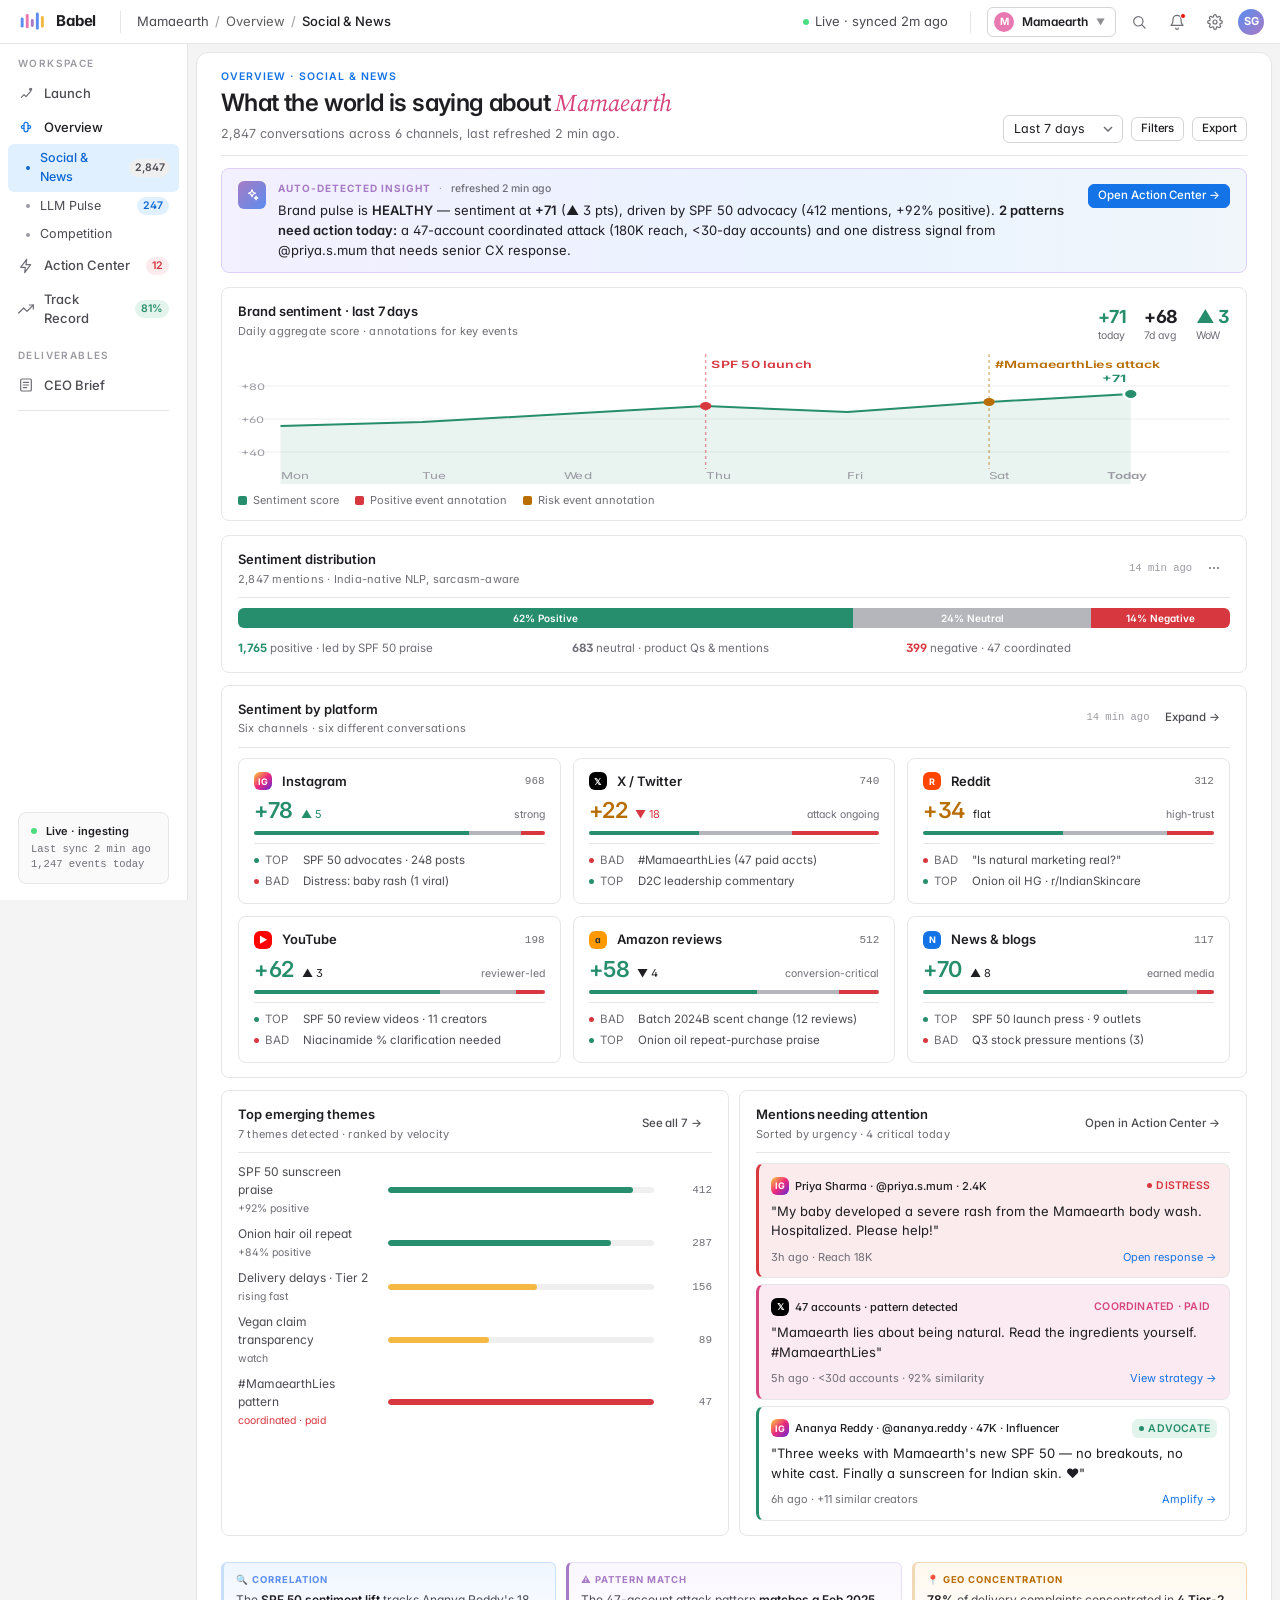
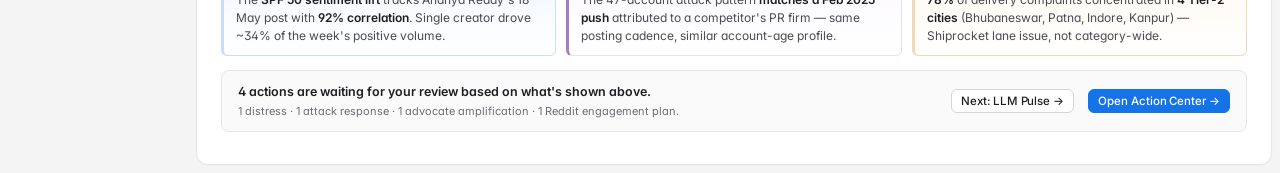
<file: docs/intelligence-social.html>
<!DOCTYPE html>
<html lang="en">
<head>
<meta charset="UTF-8">
<meta name="viewport" content="width=device-width, initial-scale=1.0">
<title>Babel — Social &amp; News</title>
<link rel="stylesheet" href="styles.css">
<style>
  /* Platform sentiment grid */
  .platform-grid {
    display: grid;
    grid-template-columns: repeat(3, 1fr);
    gap: var(--s-3);
  }
  .platform-card {
    background: var(--surface);
    border: 1px solid var(--line);
    border-radius: var(--r-md);
    padding: 13px 15px;
    display: flex;
    flex-direction: column;
    gap: 8px;
  }
  .platform-head {
    display: flex;
    align-items: center;
    gap: 10px;
  }
  .platform-name { font-size: 13px; font-weight: 600; flex: 1; }
  .platform-mentions { font-family: var(--mono); font-size: 11px; color: var(--text-3); }
  .platform-score {
    display: flex;
    align-items: baseline;
    gap: 8px;
  }
  .platform-score-val {
    font-size: 22px;
    font-weight: 600;
    letter-spacing: -0.02em;
    line-height: 1;
  }
  .platform-score-val.pos { color: var(--success); }
  .platform-score-val.neu { color: var(--warning); }
  .platform-score-val.neg { color: var(--danger); }
  .platform-score-delta { font-size: 11px; }
  .platform-meter {
    height: 4px;
    border-radius: var(--r-full);
    overflow: hidden;
    display: flex;
    background: var(--neutral-soft);
  }
  .platform-themes {
    display: flex;
    flex-direction: column;
    gap: 4px;
    font-size: 11.5px;
    padding-top: 8px;
    border-top: 1px solid var(--line);
  }
  .platform-themes .row { display: flex; gap: 6px; align-items: center; }
  .platform-themes .row .dot { width: 5px; height: 5px; border-radius: var(--r-full); flex-shrink: 0; }
  .platform-themes .row .dot.pos { background: var(--success); }
  .platform-themes .row .dot.neg { background: var(--danger); }
  .platform-themes .row .label { color: var(--text-3); width: 32px; }
  .platform-themes .row .text { color: var(--text-2); flex: 1; }

  /* Hero chart specifics */
  .hero-sentiment-svg { height: 130px; }
  .hero-chart-stats {
    display: flex;
    gap: 18px;
    align-items: center;
    margin-top: 6px;
  }
  .hero-chart-stat { display: flex; flex-direction: column; }
  .hero-chart-stat-val { font-size: 18px; font-weight: 700; letter-spacing: -0.02em; line-height: 1; }
  .hero-chart-stat-lbl { font-size: 10.5px; color: var(--text-3); margin-top: 2px; }

  @media (max-width: 980px) {
    .platform-grid { grid-template-columns: 1fr 1fr; }
  }
  @media (max-width: 640px) {
    .platform-grid { grid-template-columns: 1fr; }
  }
</style>
</head>
<body>

<div id="main-content"><main class="page">

  <!-- ===== HEADER ===== -->
  <header class="page-head">
    <div class="page-head-left">
      <div class="eyebrow eyebrow-accent">Overview · Social &amp; News</div>
      <h1 class="h1">What the world is saying about <em>Mamaearth</em></h1>
      <p class="lead">2,847 conversations across 6 channels, last refreshed 2 min ago.</p>
    </div>
    <div class="page-head-right">
      <select class="select">
        <option>Last 7 days</option><option>Last 24 hours</option><option>Last 30 days</option>
      </select>
      <button class="btn btn-secondary btn-sm">Filters</button>
      <button class="btn btn-secondary btn-sm">Export</button>
    </div>
  </header>

  <!-- ===== AI AUTO-INSIGHT BANNER ===== -->
  <div class="ai-banner">
    <div class="ai-banner-icon">
      <svg width="14" height="14" viewBox="0 0 24 24" fill="none" stroke="currentColor" stroke-width="2" stroke-linecap="round" stroke-linejoin="round"><path d="M12 3l1.8 4.2L18 9l-4.2 1.8L12 15l-1.8-4.2L6 9l4.2-1.8L12 3z"/><path d="M19 14l.9 2.1L22 17l-2.1.9L19 20l-.9-2.1L16 17l2.1-.9L19 14z"/></svg>
    </div>
    <div class="ai-banner-body">
      <div class="ai-banner-label">Auto-detected insight <span class="sep">·</span> <span class="freshness">refreshed 2 min ago</span></div>
      <div class="ai-banner-text">
        Brand pulse is <strong>HEALTHY</strong> — sentiment at <strong>+71</strong> (▲ 3 pts), driven by SPF 50 advocacy (412 mentions, +92% positive). <strong>2 patterns need action today:</strong> a 47-account coordinated attack (180K reach, &lt;30-day accounts) and one distress signal from @priya.s.mum that needs senior CX response.
      </div>
    </div>
    <div class="ai-banner-cta">
      <a href="actions.html" class="btn btn-primary btn-sm">Open Action Center →</a>
    </div>
  </div>

  <!-- ===== HERO CHART · Sentiment over time ===== -->
  <div class="hero-chart">
    <div class="hero-chart-head">
      <div>
        <div class="panel-title">Brand sentiment · last 7 days</div>
        <div class="panel-sub">Daily aggregate score · annotations for key events</div>
      </div>
      <div class="hero-chart-stats">
        <div class="hero-chart-stat">
          <div class="hero-chart-stat-val text-pos">+71</div>
          <div class="hero-chart-stat-lbl">today</div>
        </div>
        <div class="hero-chart-stat">
          <div class="hero-chart-stat-val">+68</div>
          <div class="hero-chart-stat-lbl">7d avg</div>
        </div>
        <div class="hero-chart-stat">
          <div class="hero-chart-stat-val text-pos">▲ 3</div>
          <div class="hero-chart-stat-lbl">WoW</div>
        </div>
      </div>
    </div>

    <svg class="hero-chart-svg hero-sentiment-svg" viewBox="0 0 700 130" preserveAspectRatio="none" xmlns="http://www.w3.org/2000/svg">
      <!-- Grid lines -->
      <line x1="0" y1="32"  x2="700" y2="32"  stroke="#EFEFEF" stroke-width="1"/>
      <line x1="0" y1="65"  x2="700" y2="65"  stroke="#EFEFEF" stroke-width="1"/>
      <line x1="0" y1="98"  x2="700" y2="98"  stroke="#EFEFEF" stroke-width="1"/>
      <!-- Y labels -->
      <text x="2" y="36"  font-size="9" fill="#9A9AA2">+80</text>
      <text x="2" y="69"  font-size="9" fill="#9A9AA2">+60</text>
      <text x="2" y="102" font-size="9" fill="#9A9AA2">+40</text>

      <!-- Positive sentiment area -->
      <path d="M30,72 L130,68 L230,60 L330,52 L430,58 L530,48 L630,40 L630,130 L30,130 Z" fill="rgba(38,142,108,0.10)"/>
      <!-- Positive sentiment line -->
      <path d="M30,72 L130,68 L230,60 L330,52 L430,58 L530,48 L630,40" fill="none" stroke="#268E6C" stroke-width="2"/>

      <!-- Critical event annotation marker -->
      <line x1="330" y1="0" x2="330" y2="115" stroke="#D7373F" stroke-width="1" stroke-dasharray="3,3" opacity="0.5"/>
      <circle cx="330" cy="52" r="4" fill="#D7373F"/>
      <text x="334" y="14" font-size="10" fill="#D7373F" font-weight="600">SPF 50 launch</text>

      <line x1="530" y1="0" x2="530" y2="115" stroke="#B86E00" stroke-width="1" stroke-dasharray="3,3" opacity="0.5"/>
      <circle cx="530" cy="48" r="4" fill="#B86E00"/>
      <text x="534" y="14" font-size="10" fill="#B86E00" font-weight="600">#MamaearthLies attack</text>

      <!-- Today marker -->
      <circle cx="630" cy="40" r="5" fill="#268E6C" stroke="white" stroke-width="2"/>
      <text x="610" y="28" font-size="10" fill="#268E6C" font-weight="700">+71</text>

      <!-- X-axis labels -->
      <text x="30"  y="125" font-size="9.5" fill="#9A9AA2">Mon</text>
      <text x="130" y="125" font-size="9.5" fill="#9A9AA2">Tue</text>
      <text x="230" y="125" font-size="9.5" fill="#9A9AA2">Wed</text>
      <text x="330" y="125" font-size="9.5" fill="#9A9AA2">Thu</text>
      <text x="430" y="125" font-size="9.5" fill="#9A9AA2">Fri</text>
      <text x="530" y="125" font-size="9.5" fill="#9A9AA2">Sat</text>
      <text x="613" y="125" font-size="9.5" fill="#9A9AA2" font-weight="600">Today</text>
    </svg>

    <div class="hero-chart-legend">
      <span class="item"><span class="dot" style="background: #268E6C;"></span> Sentiment score</span>
      <span class="item"><span class="dot" style="background: #D7373F;"></span> Positive event annotation</span>
      <span class="item"><span class="dot" style="background: #B86E00;"></span> Risk event annotation</span>
    </div>
  </div>

  <!-- ===== SENTIMENT DISTRIBUTION + PLATFORM ===== -->
  <div class="panel">
    <div class="panel-head">
      <div>
        <div class="panel-title">Sentiment distribution</div>
        <div class="panel-sub">2,847 mentions · India-native NLP, sarcasm-aware</div>
      </div>
      <div class="panel-actions">
        <span class="panel-freshness">14 min ago</span>
        <button class="btn btn-ghost btn-sm">⋯</button>
      </div>
    </div>
    <div class="meter meter-xl">
      <div class="meter-seg meter-pos" style="flex: 62;">62% Positive</div>
      <div class="meter-seg meter-neu" style="flex: 24;">24% Neutral</div>
      <div class="meter-seg meter-neg" style="flex: 14;">14% Negative</div>
    </div>
    <div class="grid grid-3 mt-3 text-sm" style="color: var(--text-3);">
      <div><strong class="text-pos">1,765</strong> positive · led by SPF 50 praise</div>
      <div><strong class="muted">683</strong> neutral · product Qs &amp; mentions</div>
      <div><strong class="text-neg">399</strong> negative · 47 coordinated</div>
    </div>
  </div>

  <!-- ===== SENTIMENT BY PLATFORM ===== -->
  <div class="panel">
    <div class="panel-head">
      <div>
        <div class="panel-title">Sentiment by platform</div>
        <div class="panel-sub">Six channels · six different conversations</div>
      </div>
      <div class="panel-actions">
        <span class="panel-freshness">14 min ago</span>
        <button class="btn btn-ghost btn-sm">Expand →</button>
      </div>
    </div>

    <div class="platform-grid">
      <!-- Instagram -->
      <div class="platform-card">
        <div class="platform-head">
          <span class="src-icon src-icon-ig">IG</span>
          <span class="platform-name">Instagram</span>
          <span class="platform-mentions">968</span>
        </div>
        <div class="platform-score">
          <span class="platform-score-val pos">+78</span>
          <span class="platform-score-delta text-pos">▲ 5</span>
          <span class="text-xs muted" style="margin-left: auto;">strong</span>
        </div>
        <div class="platform-meter">
          <div class="meter-seg meter-pos" style="flex: 74;"></div>
          <div class="meter-seg meter-neu" style="flex: 18;"></div>
          <div class="meter-seg meter-neg" style="flex: 8;"></div>
        </div>
        <div class="platform-themes">
          <div class="row"><span class="dot pos"></span><span class="label">TOP</span><span class="text">SPF 50 advocates · 248 posts</span></div>
          <div class="row"><span class="dot neg"></span><span class="label">BAD</span><span class="text">Distress: baby rash (1 viral)</span></div>
        </div>
      </div>

      <!-- X / Twitter -->
      <div class="platform-card">
        <div class="platform-head">
          <span class="src-icon src-icon-x">𝕏</span>
          <span class="platform-name">X / Twitter</span>
          <span class="platform-mentions">740</span>
        </div>
        <div class="platform-score">
          <span class="platform-score-val neu">+22</span>
          <span class="platform-score-delta text-neg">▼ 18</span>
          <span class="text-xs muted" style="margin-left: auto;">attack ongoing</span>
        </div>
        <div class="platform-meter">
          <div class="meter-seg meter-pos" style="flex: 38;"></div>
          <div class="meter-seg meter-neu" style="flex: 32;"></div>
          <div class="meter-seg meter-neg" style="flex: 30;"></div>
        </div>
        <div class="platform-themes">
          <div class="row"><span class="dot neg"></span><span class="label">BAD</span><span class="text">#MamaearthLies (47 paid accts)</span></div>
          <div class="row"><span class="dot pos"></span><span class="label">TOP</span><span class="text">D2C leadership commentary</span></div>
        </div>
      </div>

      <!-- Reddit -->
      <div class="platform-card">
        <div class="platform-head">
          <span class="src-icon src-icon-reddit">R</span>
          <span class="platform-name">Reddit</span>
          <span class="platform-mentions">312</span>
        </div>
        <div class="platform-score">
          <span class="platform-score-val neu">+34</span>
          <span class="platform-score-delta flat">flat</span>
          <span class="text-xs muted" style="margin-left: auto;">high-trust</span>
        </div>
        <div class="platform-meter">
          <div class="meter-seg meter-pos" style="flex: 48;"></div>
          <div class="meter-seg meter-neu" style="flex: 36;"></div>
          <div class="meter-seg meter-neg" style="flex: 16;"></div>
        </div>
        <div class="platform-themes">
          <div class="row"><span class="dot neg"></span><span class="label">BAD</span><span class="text">"Is natural marketing real?"</span></div>
          <div class="row"><span class="dot pos"></span><span class="label">TOP</span><span class="text">Onion oil HG · r/IndianSkincare</span></div>
        </div>
      </div>

      <!-- YouTube -->
      <div class="platform-card">
        <div class="platform-head">
          <span class="src-icon src-icon-yt">▶</span>
          <span class="platform-name">YouTube</span>
          <span class="platform-mentions">198</span>
        </div>
        <div class="platform-score">
          <span class="platform-score-val pos">+62</span>
          <span class="platform-score-delta up">▲ 3</span>
          <span class="text-xs muted" style="margin-left: auto;">reviewer-led</span>
        </div>
        <div class="platform-meter">
          <div class="meter-seg meter-pos" style="flex: 64;"></div>
          <div class="meter-seg meter-neu" style="flex: 26;"></div>
          <div class="meter-seg meter-neg" style="flex: 10;"></div>
        </div>
        <div class="platform-themes">
          <div class="row"><span class="dot pos"></span><span class="label">TOP</span><span class="text">SPF 50 review videos · 11 creators</span></div>
          <div class="row"><span class="dot neg"></span><span class="label">BAD</span><span class="text">Niacinamide % clarification needed</span></div>
        </div>
      </div>

      <!-- Amazon -->
      <div class="platform-card">
        <div class="platform-head">
          <span class="src-icon src-icon-amazon">a</span>
          <span class="platform-name">Amazon reviews</span>
          <span class="platform-mentions">512</span>
        </div>
        <div class="platform-score">
          <span class="platform-score-val pos">+58</span>
          <span class="platform-score-delta down">▼ 4</span>
          <span class="text-xs muted" style="margin-left: auto;">conversion-critical</span>
        </div>
        <div class="platform-meter">
          <div class="meter-seg meter-pos" style="flex: 58;"></div>
          <div class="meter-seg meter-neu" style="flex: 28;"></div>
          <div class="meter-seg meter-neg" style="flex: 14;"></div>
        </div>
        <div class="platform-themes">
          <div class="row"><span class="dot neg"></span><span class="label">BAD</span><span class="text">Batch 2024B scent change (12 reviews)</span></div>
          <div class="row"><span class="dot pos"></span><span class="label">TOP</span><span class="text">Onion oil repeat-purchase praise</span></div>
        </div>
      </div>

      <!-- News & Blogs -->
      <div class="platform-card">
        <div class="platform-head">
          <span class="src-icon src-icon-news">N</span>
          <span class="platform-name">News &amp; blogs</span>
          <span class="platform-mentions">117</span>
        </div>
        <div class="platform-score">
          <span class="platform-score-val pos">+70</span>
          <span class="platform-score-delta up">▲ 8</span>
          <span class="text-xs muted" style="margin-left: auto;">earned media</span>
        </div>
        <div class="platform-meter">
          <div class="meter-seg meter-pos" style="flex: 70;"></div>
          <div class="meter-seg meter-neu" style="flex: 24;"></div>
          <div class="meter-seg meter-neg" style="flex: 6;"></div>
        </div>
        <div class="platform-themes">
          <div class="row"><span class="dot pos"></span><span class="label">TOP</span><span class="text">SPF 50 launch press · 9 outlets</span></div>
          <div class="row"><span class="dot neg"></span><span class="label">BAD</span><span class="text">Q3 stock pressure mentions (3)</span></div>
        </div>
      </div>
    </div>
  </div>

  <!-- ===== THEMES + MENTIONS FEED ===== -->
  <div class="grid grid-2 mb-3">
    <div class="panel">
      <div class="panel-head">
        <div>
          <div class="panel-title">Top emerging themes</div>
          <div class="panel-sub">7 themes detected · ranked by velocity</div>
        </div>
        <div class="panel-actions">
          <button class="btn btn-ghost btn-sm">See all 7 →</button>
        </div>
      </div>
      <div class="bars-h">
        <div class="bars-h-row">
          <div class="bars-h-label">SPF 50 sunscreen praise<br><span class="text-xs muted">+92% positive</span></div>
          <div class="bars-h-track"><div class="bars-h-fill" style="width:92%; background: var(--success);"></div></div>
          <div class="bars-h-value">412</div>
        </div>
        <div class="bars-h-row">
          <div class="bars-h-label">Onion hair oil repeat<br><span class="text-xs muted">+84% positive</span></div>
          <div class="bars-h-track"><div class="bars-h-fill" style="width:84%; background: var(--success);"></div></div>
          <div class="bars-h-value">287</div>
        </div>
        <div class="bars-h-row">
          <div class="bars-h-label">Delivery delays · Tier 2<br><span class="text-xs muted">rising fast</span></div>
          <div class="bars-h-track"><div class="bars-h-fill yellow" style="width:56%"></div></div>
          <div class="bars-h-value">156</div>
        </div>
        <div class="bars-h-row">
          <div class="bars-h-label">Vegan claim transparency<br><span class="text-xs muted">watch</span></div>
          <div class="bars-h-track"><div class="bars-h-fill yellow" style="width:38%"></div></div>
          <div class="bars-h-value">89</div>
        </div>
        <div class="bars-h-row">
          <div class="bars-h-label">#MamaearthLies pattern<br><span class="text-xs muted text-neg">coordinated · paid</span></div>
          <div class="bars-h-track"><div class="bars-h-fill danger" style="width:100%"></div></div>
          <div class="bars-h-value">47</div>
        </div>
      </div>
    </div>

    <div class="panel">
      <div class="panel-head">
        <div>
          <div class="panel-title">Mentions needing attention</div>
          <div class="panel-sub">Sorted by urgency · 4 critical today</div>
        </div>
        <div class="panel-actions">
          <a href="actions.html" class="btn btn-ghost btn-sm">Open in Action Center →</a>
        </div>
      </div>

      <div class="mention mention-crit">
        <div class="mention-meta">
          <span class="mention-handle"><span class="src-icon src-icon-ig">IG</span>Priya Sharma · @priya.s.mum · 2.4K</span>
          <span class="badge badge-danger badge-dot">Distress</span>
        </div>
        <div class="mention-body">"My baby developed a severe rash from the Mamaearth body wash. Hospitalized. Please help!"</div>
        <div class="mention-foot">
          <span>3h ago · Reach 18K</span>
          <a href="actions.html" class="text-info">Open response →</a>
        </div>
      </div>

      <div class="mention mention-attack">
        <div class="mention-meta">
          <span class="mention-handle"><span class="src-icon src-icon-x">𝕏</span>47 accounts · pattern detected</span>
          <span class="badge badge-accent">Coordinated · paid</span>
        </div>
        <div class="mention-body">"Mamaearth lies about being natural. Read the ingredients yourself. #MamaearthLies"</div>
        <div class="mention-foot">
          <span>5h ago · &lt;30d accounts · 92% similarity</span>
          <a href="actions.html" class="text-info">View strategy →</a>
        </div>
      </div>

      <div class="mention mention-pos">
        <div class="mention-meta">
          <span class="mention-handle"><span class="src-icon src-icon-ig">IG</span>Ananya Reddy · @ananya.reddy · 47K · Influencer</span>
          <span class="badge badge-success badge-dot">Advocate</span>
        </div>
        <div class="mention-body">"Three weeks with Mamaearth's new SPF 50 — no breakouts, no white cast. Finally a sunscreen for Indian skin. ❤️"</div>
        <div class="mention-foot">
          <span>6h ago · +11 similar creators</span>
          <a href="actions.html" class="text-info">Amplify →</a>
        </div>
      </div>
    </div>
  </div>

  <!-- ===== AI INSIGHTS ROW ===== -->
  <div class="ai-insights-row">
    <div class="ai-insight correlation">
      <div class="ai-insight-label">🔍 Correlation</div>
      <div class="ai-insight-text">
        The <strong>SPF 50 sentiment lift</strong> tracks Ananya Reddy's 18 May post with <strong>92% correlation</strong>. Single creator drove ~34% of the week's positive volume.
      </div>
    </div>
    <div class="ai-insight pattern">
      <div class="ai-insight-label">⚠ Pattern match</div>
      <div class="ai-insight-text">
        The 47-account attack pattern <strong>matches a Feb 2025 push</strong> attributed to a competitor's PR firm — same posting cadence, similar account-age profile.
      </div>
    </div>
    <div class="ai-insight risk">
      <div class="ai-insight-label">📍 Geo concentration</div>
      <div class="ai-insight-text">
        <strong>78%</strong> of delivery complaints concentrated in <strong>4 Tier-2 cities</strong> (Bhubaneswar, Patna, Indore, Kanpur) — Shiprocket lane issue, not category-wide.
      </div>
    </div>
  </div>

  <!-- ===== ACTION FOOTER ===== -->
  <div class="action-footer">
    <div class="action-footer-body">
      <div class="action-footer-title">4 actions are waiting for your review based on what's shown above.</div>
      <div class="action-footer-sub">1 distress · 1 attack response · 1 advocate amplification · 1 Reddit engagement plan.</div>
    </div>
    <a href="intelligence-llm.html" class="btn btn-secondary btn-sm">Next: LLM Pulse →</a>
    <a href="actions.html" class="btn btn-primary btn-sm">Open Action Center →</a>
  </div>

</main></div>

<script src="app.js"></script>
<script>renderShell('intel-social');</script>
</body>
</html>
</file>
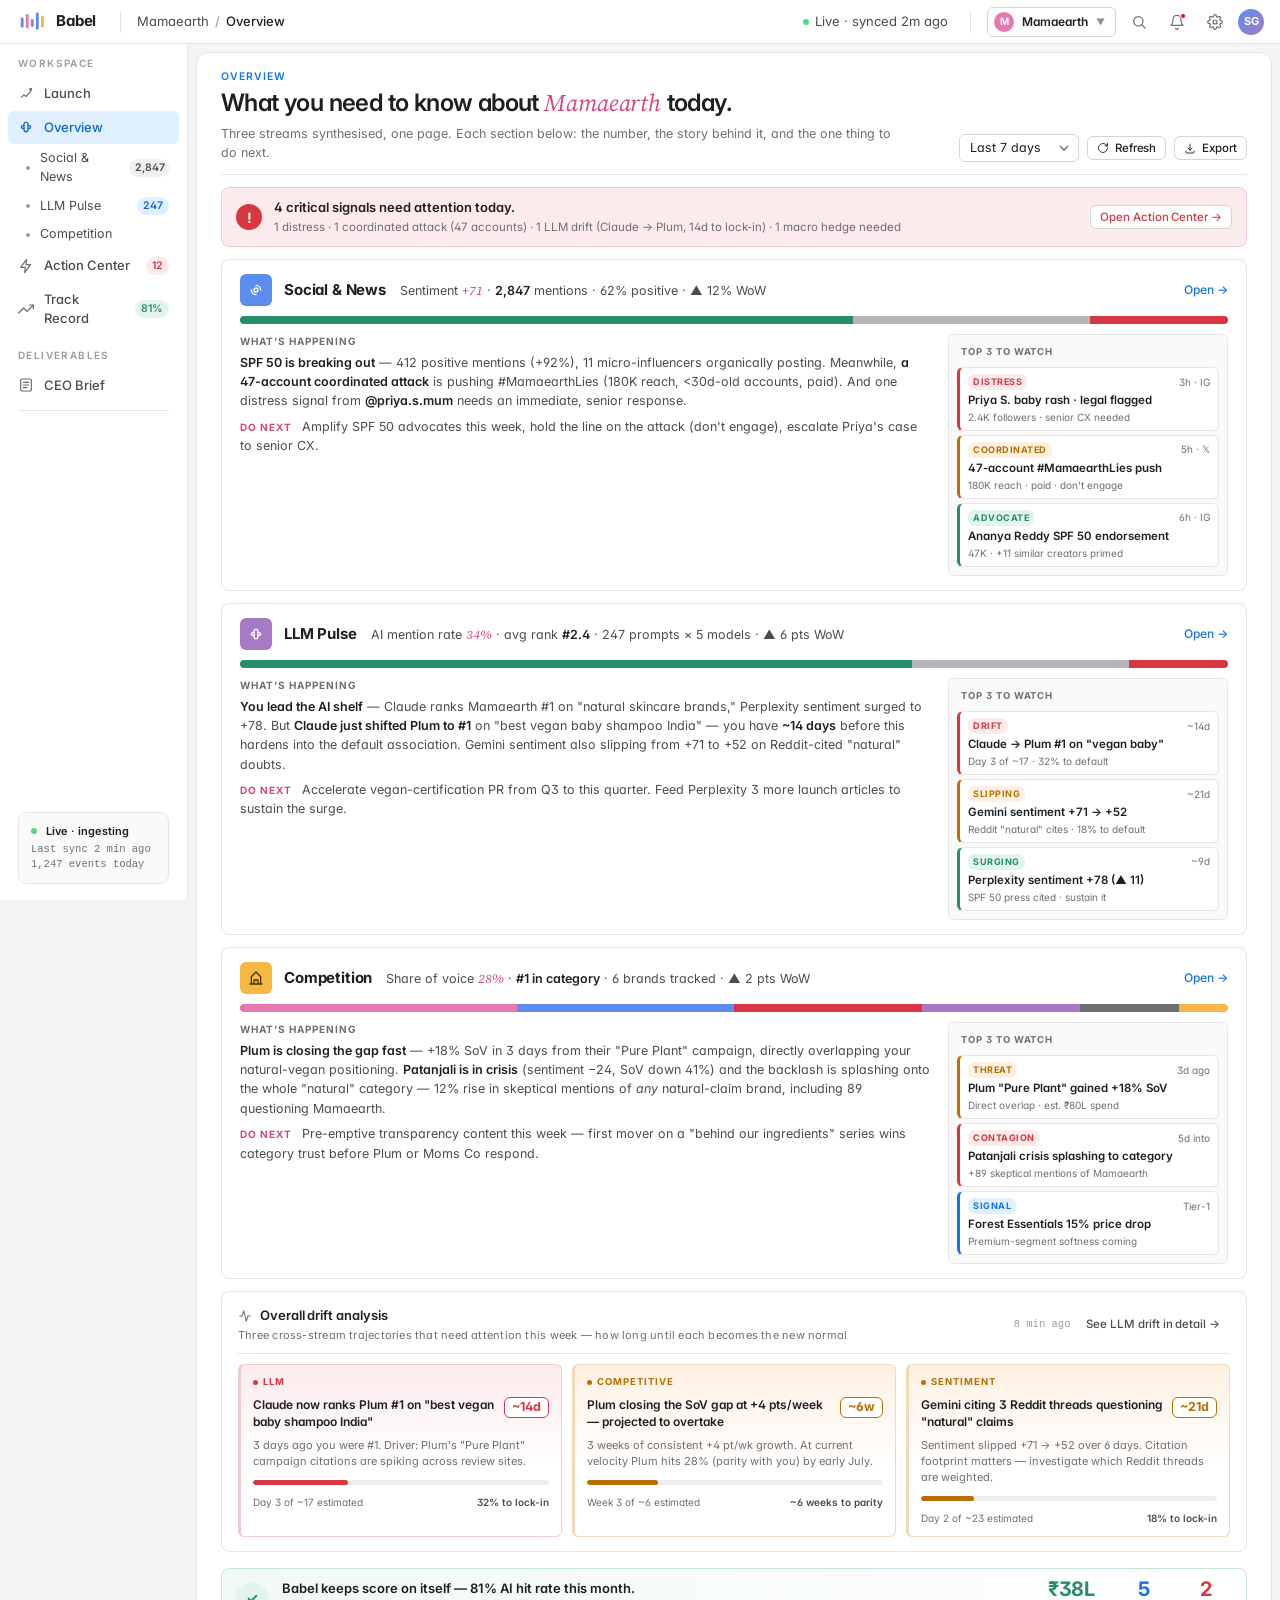
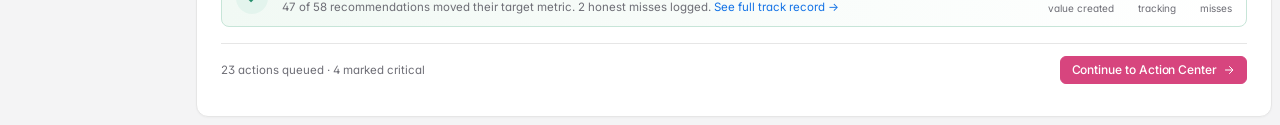
<file: docs/intelligence.html>
<!DOCTYPE html>
<html lang="en">
<head>
<meta charset="UTF-8">
<meta name="viewport" content="width=device-width, initial-scale=1.0">
<title>Babel — Overview</title>
<link rel="stylesheet" href="styles.css">
<style>
  /* ===== Alert strip (top) ===== */
  .alert-strip {
    background: var(--danger-soft);
    border: 1px solid #F2C9CC;
    border-radius: var(--r-md);
    padding: 10px 14px;
    display: flex;
    align-items: center;
    gap: 12px;
    margin-bottom: 12px;
  }
  .alert-strip-icon {
    width: 26px; height: 26px;
    border-radius: var(--r-full);
    background: var(--danger);
    color: white;
    display: inline-flex; align-items: center; justify-content: center;
    font-weight: 700; font-size: 14px;
    flex-shrink: 0;
  }
  .alert-strip-title { font-size: 13px; font-weight: 600; color: var(--text); }
  .alert-strip-sub { font-size: 11.5px; color: var(--text-3); margin-top: 1px; }

  /* ===== The new meaningful section cards ===== */
  .ov-card {
    display: block;
    background: var(--surface);
    border: 1px solid var(--line);
    border-radius: var(--r-md);
    padding: 14px 18px;
    margin-bottom: 12px;
    transition: all var(--dur) var(--ease);
  }
  .ov-card:hover {
    border-color: var(--line-strong);
    box-shadow: var(--shadow-sm);
  }
  .ov-head {
    display: flex;
    align-items: center;
    gap: 12px;
    margin-bottom: 10px;
  }
  .ov-icon {
    width: 32px; height: 32px;
    border-radius: var(--r-sm);
    display: inline-flex;
    align-items: center;
    justify-content: center;
    color: white;
    flex-shrink: 0;
  }
  .ov-icon svg { width: 16px; height: 16px; }
  .ov-icon.blue   { background: var(--bar-blue); }
  .ov-icon.purple { background: var(--bar-purple); }
  .ov-icon.yellow { background: var(--bar-yellow); color: #4A3500; }
  .ov-title-block {
    flex: 1;
    display: flex;
    align-items: baseline;
    gap: 14px;
    flex-wrap: wrap;
  }
  .ov-name {
    font-size: 15px;
    font-weight: 700;
    color: var(--text);
    letter-spacing: -0.01em;
  }
  .ov-metric {
    font-size: 12.5px;
    color: var(--text-2);
  }
  .ov-metric strong { color: var(--text); font-weight: 600; }
  .ov-metric em {
    font-family: var(--serif);
    font-style: italic;
    color: var(--accent);
    font-weight: 400;
  }
  .ov-open {
    font-size: 12px;
    color: var(--primary);
    font-weight: 500;
  }

  /* Distribution meter inside card */
  .ov-meter {
    display: flex;
    height: 8px;
    border-radius: var(--r-full);
    overflow: hidden;
    background: var(--neutral-soft);
    margin-bottom: 10px;
  }
  .ov-meter > div { height: 100%; }

  /* Two-column body: story + top-3 watchlist */
  .ov-body {
    display: grid;
    grid-template-columns: 1fr 280px;
    gap: 18px;
    align-items: stretch;
  }
  .ov-story {
    font-size: 12.5px;
    line-height: 1.55;
    color: var(--text-2);
  }
  .ov-story-label {
    font-size: 10px;
    font-weight: 700;
    letter-spacing: 0.10em;
    text-transform: uppercase;
    color: var(--text-3);
    margin-bottom: 3px;
  }
  .ov-story strong { color: var(--text); font-weight: 600; }
  .ov-story-action { margin-top: 6px; }
  .ov-story-action .label-act {
    font-size: 10px;
    font-weight: 700;
    letter-spacing: 0.10em;
    text-transform: uppercase;
    color: var(--accent);
    margin-right: 6px;
  }

  .ov-side {
    background: var(--bg-1);
    border: 1px solid var(--line);
    border-radius: var(--r-sm);
    padding: 8px;
    display: flex;
    flex-direction: column;
    gap: 4px;
  }
  .ov-side-label {
    font-size: 9.5px;
    font-weight: 700;
    letter-spacing: 0.10em;
    color: var(--text-3);
    text-transform: uppercase;
    padding: 2px 4px 4px;
  }

  .ov-side-item {
    display: flex;
    flex-direction: column;
    gap: 3px;
    padding: 6px 8px;
    background: var(--surface);
    border: 1px solid var(--line);
    border-left: 3px solid var(--text-4);
    border-radius: var(--r-sm);
    transition: all var(--dur) var(--ease);
  }
  .ov-side-item:hover {
    border-color: var(--line-strong);
  }
  .ov-side-item.critical    { border-left-color: var(--danger); }
  .ov-side-item.warning     { border-left-color: var(--warning); }
  .ov-side-item.opportunity { border-left-color: var(--success); }
  .ov-side-item.info        { border-left-color: var(--info); }

  .ov-side-item-top {
    display: flex;
    justify-content: space-between;
    align-items: center;
    gap: 6px;
  }
  .ov-side-item-tag {
    font-size: 9px;
    font-weight: 700;
    letter-spacing: 0.06em;
    text-transform: uppercase;
    padding: 1px 5px;
    border-radius: var(--r-sm);
    background: var(--neutral-soft);
    color: var(--text-3);
  }
  .ov-side-item.critical    .ov-side-item-tag { background: var(--danger-soft);  color: var(--danger); }
  .ov-side-item.warning     .ov-side-item-tag { background: var(--warning-soft); color: var(--warning); }
  .ov-side-item.opportunity .ov-side-item-tag { background: var(--success-soft); color: var(--success); }
  .ov-side-item.info        .ov-side-item-tag { background: var(--info-soft);    color: var(--info); }
  .ov-side-item-time {
    font-size: 10px;
    color: var(--text-3);
  }
  .ov-side-item-title {
    font-size: 11.5px;
    font-weight: 600;
    color: var(--text);
    line-height: 1.3;
  }
  .ov-side-item-sub {
    font-size: 10px;
    color: var(--text-3);
    line-height: 1.35;
  }

  /* ===== Overall drift analysis panel ===== */
  .ov-drift-grid {
    display: grid;
    grid-template-columns: repeat(3, 1fr);
    gap: 10px;
  }
  .ov-drift-card {
    background: var(--surface);
    border: 1px solid var(--line);
    border-left: 3px solid var(--text-4);
    border-radius: var(--r-sm);
    padding: 10px 12px;
    display: flex;
    flex-direction: column;
    gap: 8px;
  }
  .ov-drift-card.critical { border-left-color: var(--danger);  background: linear-gradient(180deg, var(--danger-soft)  0%, var(--surface) 60%); border-color: #F2C9CC; }
  .ov-drift-card.warning  { border-left-color: var(--warning); background: linear-gradient(180deg, var(--warning-soft) 0%, var(--surface) 60%); border-color: #F2D9B5; }
  .ov-drift-card.opp      { border-left-color: var(--success); background: linear-gradient(180deg, var(--success-soft) 0%, var(--surface) 60%); border-color: #C7E5D8; }

  .ov-drift-stream {
    display: inline-flex;
    align-items: center;
    gap: 5px;
    font-size: 9.5px;
    font-weight: 700;
    letter-spacing: 0.10em;
    text-transform: uppercase;
    color: var(--text-3);
    width: fit-content;
  }
  .ov-drift-stream::before {
    content: '';
    width: 5px; height: 5px;
    border-radius: var(--r-full);
    background: currentColor;
  }
  .ov-drift-card.critical .ov-drift-stream { color: var(--danger); }
  .ov-drift-card.warning  .ov-drift-stream { color: var(--warning); }
  .ov-drift-card.opp      .ov-drift-stream { color: var(--success); }

  .ov-drift-head {
    display: flex;
    justify-content: space-between;
    align-items: flex-start;
    gap: 8px;
  }
  .ov-drift-title {
    font-size: 12px;
    font-weight: 600;
    color: var(--text);
    line-height: 1.35;
    flex: 1;
  }
  .ov-drift-count {
    background: var(--surface);
    border: 1px solid currentColor;
    border-radius: var(--r-sm);
    padding: 3px 7px;
    text-align: center;
    flex-shrink: 0;
    font-size: 12.5px;
    font-weight: 700;
    line-height: 1;
  }
  .ov-drift-card.critical .ov-drift-count { color: var(--danger); }
  .ov-drift-card.warning  .ov-drift-count { color: var(--warning); }
  .ov-drift-card.opp      .ov-drift-count { color: var(--success); }

  .ov-drift-sub {
    font-size: 11px;
    color: var(--text-3);
    line-height: 1.45;
  }
  .ov-drift-bar {
    height: 5px;
    background: var(--neutral-soft);
    border-radius: var(--r-full);
    overflow: hidden;
    margin-top: 2px;
  }
  .ov-drift-bar > div {
    height: 100%;
    border-radius: var(--r-full);
  }
  .ov-drift-card.critical .ov-drift-bar > div { background: var(--danger); }
  .ov-drift-card.warning  .ov-drift-bar > div { background: var(--warning); }
  .ov-drift-card.opp      .ov-drift-bar > div { background: var(--success); }

  .ov-drift-foot {
    display: flex;
    justify-content: space-between;
    font-size: 10px;
    color: var(--text-3);
    margin-top: 2px;
  }
  .ov-drift-foot .lock { font-weight: 600; color: var(--text-2); }

  @media (max-width: 980px) {
    .ov-drift-grid { grid-template-columns: 1fr; }
  }

  /* AI hit-rate satellite (kept) */
  .ov-hit-strip {
    display: flex;
    align-items: center;
    gap: 14px;
    padding: 10px 14px;
    background: linear-gradient(90deg, #F1F9F4 0%, #FFFFFF 100%);
    border: 1px solid #C7E5D8;
    border-radius: var(--r-md);
    margin-top: 16px;
    margin-bottom: 12px;
    transition: all var(--dur) var(--ease);
  }
  .ov-hit-strip:hover { border-color: #9ED5BC; box-shadow: var(--shadow-sm); }
  .ov-hit-icon {
    width: 32px; height: 32px;
    border-radius: var(--r-full);
    background: var(--success-soft);
    color: var(--success);
    display: flex; align-items: center; justify-content: center;
    font-size: 14px; font-weight: 700;
    flex-shrink: 0;
  }
  .ov-hit-body { flex: 1; }
  .ov-hit-title {
    font-size: 13px;
    font-weight: 600;
    color: var(--text);
  }
  .ov-hit-sub { font-size: 11.5px; color: var(--text-3); margin-top: 1px; }
  .ov-hit-stats { display: flex; gap: 24px; align-items: baseline; }
  .ov-hit-stat-val { font-size: 20px; font-weight: 700; letter-spacing: -0.02em; line-height: 1; }
  .ov-hit-stat-lbl { font-size: 10px; color: var(--text-3); margin-top: 2px; }

  @media (max-width: 980px) {
    .ov-body { grid-template-columns: 1fr; }
  }
</style>
</head>
<body>

<div id="main-content"><main class="page">

  <!-- ===== HEADER ===== -->
  <header class="page-head">
    <div class="page-head-left">
      <div class="eyebrow eyebrow-accent">Overview</div>
      <h1 class="h1">What you need to know about <em>Mamaearth</em> today.</h1>
      <p class="lead">Three streams synthesised, one page. Each section below: the number, the story behind it, and the one thing to do next.</p>
    </div>
    <div class="page-head-right">
      <select class="select">
        <option>Last 7 days</option>
        <option>Last 24 hours</option>
        <option>Last 30 days</option>
      </select>
      <button class="btn btn-secondary btn-sm">
        <svg viewBox="0 0 24 24" fill="none" stroke="currentColor" stroke-width="1.8" stroke-linecap="round" stroke-linejoin="round"><path d="M21 12a9 9 0 1 1-3-6.7L21 8"/><path d="M21 3v5h-5"/></svg>
        Refresh
      </button>
      <button class="btn btn-secondary btn-sm">
        <svg viewBox="0 0 24 24" fill="none" stroke="currentColor" stroke-width="1.8" stroke-linecap="round" stroke-linejoin="round"><path d="M12 4v12m0 0l-4-4m4 4l4-4"/><path d="M4 18v2a2 2 0 0 0 2 2h12a2 2 0 0 0 2-2v-2"/></svg>
        Export
      </button>
    </div>
  </header>

  <!-- ===== ALERT STRIP ===== -->
  <div class="alert-strip">
    <div class="alert-strip-icon">!</div>
    <div style="flex: 1;">
      <div class="alert-strip-title">4 critical signals need attention today.</div>
      <div class="alert-strip-sub">1 distress · 1 coordinated attack (47 accounts) · 1 LLM drift (Claude → Plum, 14d to lock-in) · 1 macro hedge needed</div>
    </div>
    <a href="actions.html" class="btn btn-danger btn-sm">Open Action Center →</a>
  </div>

  <!-- ============================================================
       SECTION 1 · SOCIAL & NEWS
       ============================================================ -->
  <a href="intelligence-social.html" class="ov-card">
    <div class="ov-head">
      <span class="ov-icon blue">
        <svg viewBox="0 0 24 24" fill="none" stroke="currentColor" stroke-width="2" stroke-linecap="round" stroke-linejoin="round"><circle cx="12" cy="12" r="3"/><path d="M19 12a7 7 0 0 0-7-7M5 12a7 7 0 0 0 7 7"/></svg>
      </span>
      <div class="ov-title-block">
        <span class="ov-name">Social &amp; News</span>
        <span class="ov-metric">Sentiment <em>+71</em> · <strong>2,847</strong> mentions · 62% positive · ▲ 12% WoW</span>
      </div>
      <span class="ov-open">Open →</span>
    </div>

    <div class="ov-meter">
      <div style="flex: 62; background: var(--success);"></div>
      <div style="flex: 24; background: #B5B5BC;"></div>
      <div style="flex: 14; background: var(--danger);"></div>
    </div>

    <div class="ov-body">
      <div class="ov-story">
        <div class="ov-story-label">What's happening</div>
        <strong>SPF 50 is breaking out</strong> — 412 positive mentions (+92%), 11 micro-influencers organically posting. Meanwhile, <strong>a 47-account coordinated attack</strong> is pushing #MamaearthLies (180K reach, &lt;30d-old accounts, paid). And one distress signal from <strong>@priya.s.mum</strong> needs an immediate, senior response.
        <div class="ov-story-action">
          <span class="label-act">Do next</span>
          Amplify SPF 50 advocates this week, hold the line on the attack (don't engage), escalate Priya's case to senior CX.
        </div>
      </div>
      <aside class="ov-side">
        <div class="ov-side-label">Top 3 to watch</div>
        <div class="ov-side-item critical">
          <div class="ov-side-item-top">
            <span class="ov-side-item-tag">Distress</span>
            <span class="ov-side-item-time">3h · IG</span>
          </div>
          <div class="ov-side-item-title">Priya S. baby rash · legal flagged</div>
          <div class="ov-side-item-sub">2.4K followers · senior CX needed</div>
        </div>
        <div class="ov-side-item warning">
          <div class="ov-side-item-top">
            <span class="ov-side-item-tag">Coordinated</span>
            <span class="ov-side-item-time">5h · 𝕏</span>
          </div>
          <div class="ov-side-item-title">47-account #MamaearthLies push</div>
          <div class="ov-side-item-sub">180K reach · paid · don't engage</div>
        </div>
        <div class="ov-side-item opportunity">
          <div class="ov-side-item-top">
            <span class="ov-side-item-tag">Advocate</span>
            <span class="ov-side-item-time">6h · IG</span>
          </div>
          <div class="ov-side-item-title">Ananya Reddy SPF 50 endorsement</div>
          <div class="ov-side-item-sub">47K · +11 similar creators primed</div>
        </div>
      </aside>
    </div>
  </a>

  <!-- ============================================================
       SECTION 2 · LLM PULSE
       ============================================================ -->
  <a href="intelligence-llm.html" class="ov-card">
    <div class="ov-head">
      <span class="ov-icon purple">
        <svg viewBox="0 0 24 24" fill="none" stroke="currentColor" stroke-width="2" stroke-linecap="round" stroke-linejoin="round"><path d="M12 5a3 3 0 0 0-3 3v8a3 3 0 0 0 3 3"/><path d="M12 5a3 3 0 0 1 3 3v8a3 3 0 0 1-3 3"/><path d="M9 10H7a2 2 0 0 0 0 4h2"/><path d="M15 10h2a2 2 0 0 1 0 4h-2"/></svg>
      </span>
      <div class="ov-title-block">
        <span class="ov-name">LLM Pulse</span>
        <span class="ov-metric">AI mention rate <em>34%</em> · avg rank <strong>#2.4</strong> · 247 prompts × 5 models · ▲ 6 pts WoW</span>
      </div>
      <span class="ov-open">Open →</span>
    </div>

    <div class="ov-meter">
      <div style="flex: 68; background: var(--success);"></div>
      <div style="flex: 22; background: #B5B5BC;"></div>
      <div style="flex: 10; background: var(--danger);"></div>
    </div>

    <div class="ov-body">
      <div class="ov-story">
        <div class="ov-story-label">What's happening</div>
        <strong>You lead the AI shelf</strong> — Claude ranks Mamaearth #1 on "natural skincare brands," Perplexity sentiment surged to +78. But <strong>Claude just shifted Plum to #1</strong> on "best vegan baby shampoo India" — you have <strong>~14 days</strong> before this hardens into the default association. Gemini sentiment also slipping from +71 to +52 on Reddit-cited "natural" doubts.
        <div class="ov-story-action">
          <span class="label-act">Do next</span>
          Accelerate vegan-certification PR from Q3 to this quarter. Feed Perplexity 3 more launch articles to sustain the surge.
        </div>
      </div>
      <aside class="ov-side">
        <div class="ov-side-label">Top 3 to watch</div>
        <div class="ov-side-item critical">
          <div class="ov-side-item-top">
            <span class="ov-side-item-tag">Drift</span>
            <span class="ov-side-item-time">~14d</span>
          </div>
          <div class="ov-side-item-title">Claude → Plum #1 on "vegan baby"</div>
          <div class="ov-side-item-sub">Day 3 of ~17 · 32% to default</div>
        </div>
        <div class="ov-side-item warning">
          <div class="ov-side-item-top">
            <span class="ov-side-item-tag">Slipping</span>
            <span class="ov-side-item-time">~21d</span>
          </div>
          <div class="ov-side-item-title">Gemini sentiment +71 → +52</div>
          <div class="ov-side-item-sub">Reddit "natural" cites · 18% to default</div>
        </div>
        <div class="ov-side-item opportunity">
          <div class="ov-side-item-top">
            <span class="ov-side-item-tag">Surging</span>
            <span class="ov-side-item-time">~9d</span>
          </div>
          <div class="ov-side-item-title">Perplexity sentiment +78 (▲ 11)</div>
          <div class="ov-side-item-sub">SPF 50 press cited · sustain it</div>
        </div>
      </aside>
    </div>
  </a>

  <!-- ============================================================
       SECTION 3 · COMPETITION
       ============================================================ -->
  <a href="intelligence-competition.html" class="ov-card">
    <div class="ov-head">
      <span class="ov-icon yellow">
        <svg viewBox="0 0 24 24" fill="none" stroke="currentColor" stroke-width="2" stroke-linecap="round" stroke-linejoin="round"><path d="M3 21h18M5 21V10l7-7 7 7v11M9 21v-6h6v6"/></svg>
      </span>
      <div class="ov-title-block">
        <span class="ov-name">Competition</span>
        <span class="ov-metric">Share of voice <em>28%</em> · <strong>#1 in category</strong> · 6 brands tracked · ▲ 2 pts WoW</span>
      </div>
      <span class="ov-open">Open →</span>
    </div>

    <div class="ov-meter">
      <div style="flex: 28; background: var(--bar-pink);" title="Mamaearth 28%"></div>
      <div style="flex: 22; background: var(--bar-blue);" title="Plum 22%"></div>
      <div style="flex: 19; background: var(--danger);" title="Patanjali 19%"></div>
      <div style="flex: 16; background: var(--bar-purple);" title="Moms Co 16%"></div>
      <div style="flex: 10; background: var(--text-3);" title="Biotique 10%"></div>
      <div style="flex: 5; background: var(--bar-yellow);" title="Forest 5%"></div>
    </div>

    <div class="ov-body">
      <div class="ov-story">
        <div class="ov-story-label">What's happening</div>
        <strong>Plum is closing the gap fast</strong> — +18% SoV in 3 days from their "Pure Plant" campaign, directly overlapping your natural-vegan positioning. <strong>Patanjali is in crisis</strong> (sentiment −24, SoV down 41%) and the backlash is splashing onto the whole "natural" category — 12% rise in skeptical mentions of <em>any</em> natural-claim brand, including 89 questioning Mamaearth.
        <div class="ov-story-action">
          <span class="label-act">Do next</span>
          Pre-emptive transparency content this week — first mover on a "behind our ingredients" series wins category trust before Plum or Moms Co respond.
        </div>
      </div>
      <aside class="ov-side">
        <div class="ov-side-label">Top 3 to watch</div>
        <div class="ov-side-item warning">
          <div class="ov-side-item-top">
            <span class="ov-side-item-tag">Threat</span>
            <span class="ov-side-item-time">3d ago</span>
          </div>
          <div class="ov-side-item-title">Plum "Pure Plant" gained +18% SoV</div>
          <div class="ov-side-item-sub">Direct overlap · est. ₹80L spend</div>
        </div>
        <div class="ov-side-item critical">
          <div class="ov-side-item-top">
            <span class="ov-side-item-tag">Contagion</span>
            <span class="ov-side-item-time">5d into</span>
          </div>
          <div class="ov-side-item-title">Patanjali crisis splashing to category</div>
          <div class="ov-side-item-sub">+89 skeptical mentions of Mamaearth</div>
        </div>
        <div class="ov-side-item info">
          <div class="ov-side-item-top">
            <span class="ov-side-item-tag">Signal</span>
            <span class="ov-side-item-time">Tier-1</span>
          </div>
          <div class="ov-side-item-title">Forest Essentials 15% price drop</div>
          <div class="ov-side-item-sub">Premium-segment softness coming</div>
        </div>
      </aside>
    </div>
  </a>

  <!-- ===== OVERALL DRIFT ANALYSIS ===== -->
  <div class="panel">
    <div class="panel-head">
      <div>
        <div class="panel-title">
          <svg width="14" height="14" viewBox="0 0 24 24" fill="none" stroke="currentColor" stroke-width="1.8" stroke-linecap="round" stroke-linejoin="round" style="color: var(--text-3);"><path d="M3 12h4l3-9 4 18 3-9h4"/></svg>
          Overall drift analysis
        </div>
        <div class="panel-sub">Three cross-stream trajectories that need attention this week — how long until each becomes the new normal</div>
      </div>
      <div class="panel-actions">
        <span class="panel-freshness">8 min ago</span>
        <a href="intelligence-llm.html" class="btn btn-ghost btn-sm">See LLM drift in detail →</a>
      </div>
    </div>

    <div class="ov-drift-grid">

      <!-- LLM drift (critical) -->
      <div class="ov-drift-card critical">
        <div class="ov-drift-stream">LLM</div>
        <div class="ov-drift-head">
          <div class="ov-drift-title">Claude now ranks Plum #1 on "best vegan baby shampoo India"</div>
          <div class="ov-drift-count">~14d</div>
        </div>
        <div class="ov-drift-sub">3 days ago you were #1. Driver: Plum's "Pure Plant" campaign citations are spiking across review sites.</div>
        <div class="ov-drift-bar"><div style="width: 32%;"></div></div>
        <div class="ov-drift-foot">
          <span>Day 3 of ~17 estimated</span>
          <span class="lock">32% to lock-in</span>
        </div>
      </div>

      <!-- Competitive drift (warning) -->
      <div class="ov-drift-card warning">
        <div class="ov-drift-stream">Competitive</div>
        <div class="ov-drift-head">
          <div class="ov-drift-title">Plum closing the SoV gap at +4 pts/week — projected to overtake</div>
          <div class="ov-drift-count">~6w</div>
        </div>
        <div class="ov-drift-sub">3 weeks of consistent +4 pt/wk growth. At current velocity Plum hits 28% (parity with you) by early July.</div>
        <div class="ov-drift-bar"><div style="width: 24%;"></div></div>
        <div class="ov-drift-foot">
          <span>Week 3 of ~6 estimated</span>
          <span class="lock">~6 weeks to parity</span>
        </div>
      </div>

      <!-- Sentiment drift (warning) -->
      <div class="ov-drift-card warning">
        <div class="ov-drift-stream">Sentiment</div>
        <div class="ov-drift-head">
          <div class="ov-drift-title">Gemini citing 3 Reddit threads questioning "natural" claims</div>
          <div class="ov-drift-count">~21d</div>
        </div>
        <div class="ov-drift-sub">Sentiment slipped +71 → +52 over 6 days. Citation footprint matters — investigate which Reddit threads are weighted.</div>
        <div class="ov-drift-bar"><div style="width: 18%;"></div></div>
        <div class="ov-drift-foot">
          <span>Day 2 of ~23 estimated</span>
          <span class="lock">18% to lock-in</span>
        </div>
      </div>

    </div>
  </div>

  <!-- ===== AI HIT RATE STRIP (Track Record satellite) ===== -->
  <a href="track-record.html" class="ov-hit-strip">
    <div class="ov-hit-icon">✓</div>
    <div class="ov-hit-body">
      <div class="ov-hit-title">Babel keeps score on itself — 81% AI hit rate this month.</div>
      <div class="ov-hit-sub">47 of 58 recommendations moved their target metric. 2 honest misses logged. <span class="text-info">See full track record →</span></div>
    </div>
    <div class="ov-hit-stats">
      <div>
        <div class="ov-hit-stat-val text-pos">₹38L</div>
        <div class="ov-hit-stat-lbl">value created</div>
      </div>
      <div>
        <div class="ov-hit-stat-val text-info">5</div>
        <div class="ov-hit-stat-lbl">tracking</div>
      </div>
      <div>
        <div class="ov-hit-stat-val text-neg">2</div>
        <div class="ov-hit-stat-lbl">misses</div>
      </div>
    </div>
  </a>

  <!-- ===== Continue ===== -->
  <div class="flex-between mt-4" style="padding-top: 12px; border-top: 1px solid var(--line);">
    <span class="text-sm muted">23 actions queued · 4 marked critical</span>
    <a href="actions.html" class="btn btn-accent">
      Continue to Action Center
      <svg viewBox="0 0 24 24" fill="none" stroke="currentColor" stroke-width="2" stroke-linecap="round" stroke-linejoin="round"><path d="M5 12h14M13 5l7 7-7 7"/></svg>
    </a>
  </div>

</main></div>

<script src="app.js"></script>
<script>renderShell('intelligence');</script>
</body>
</html>
</file>
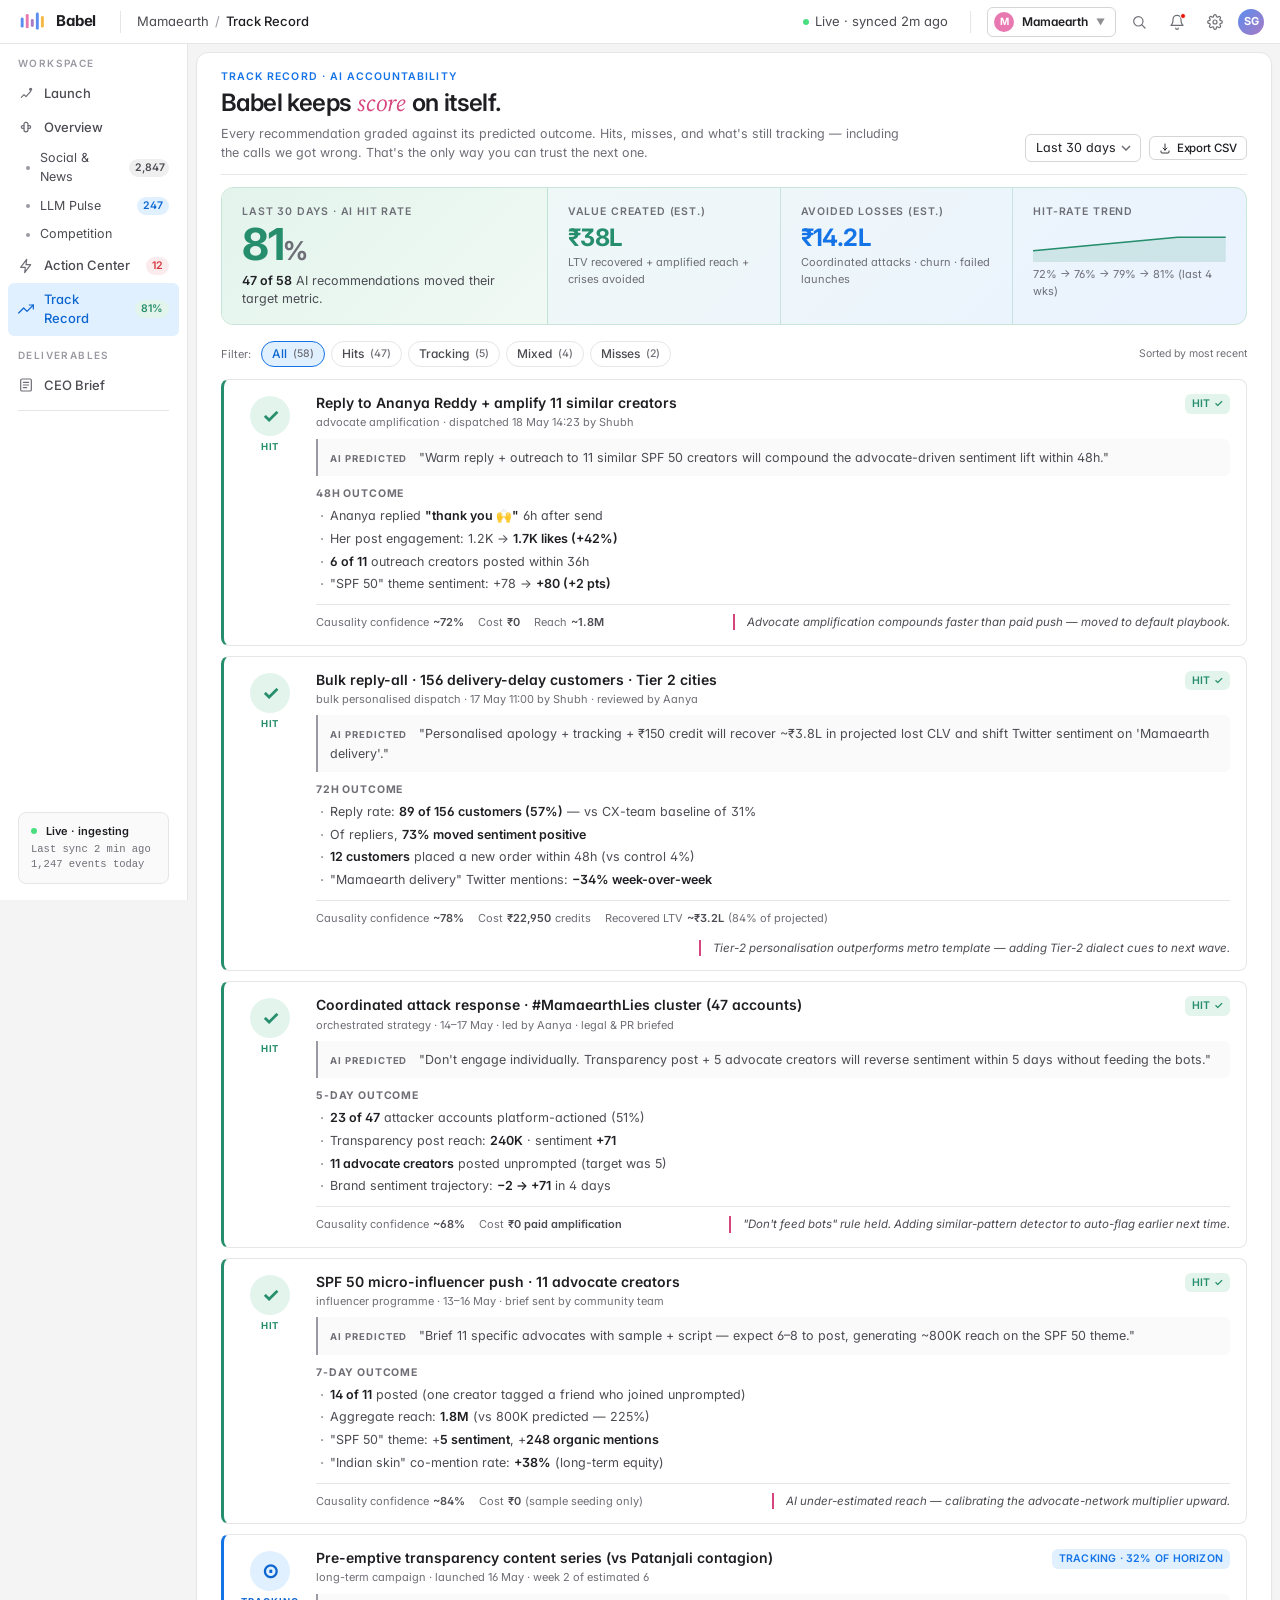
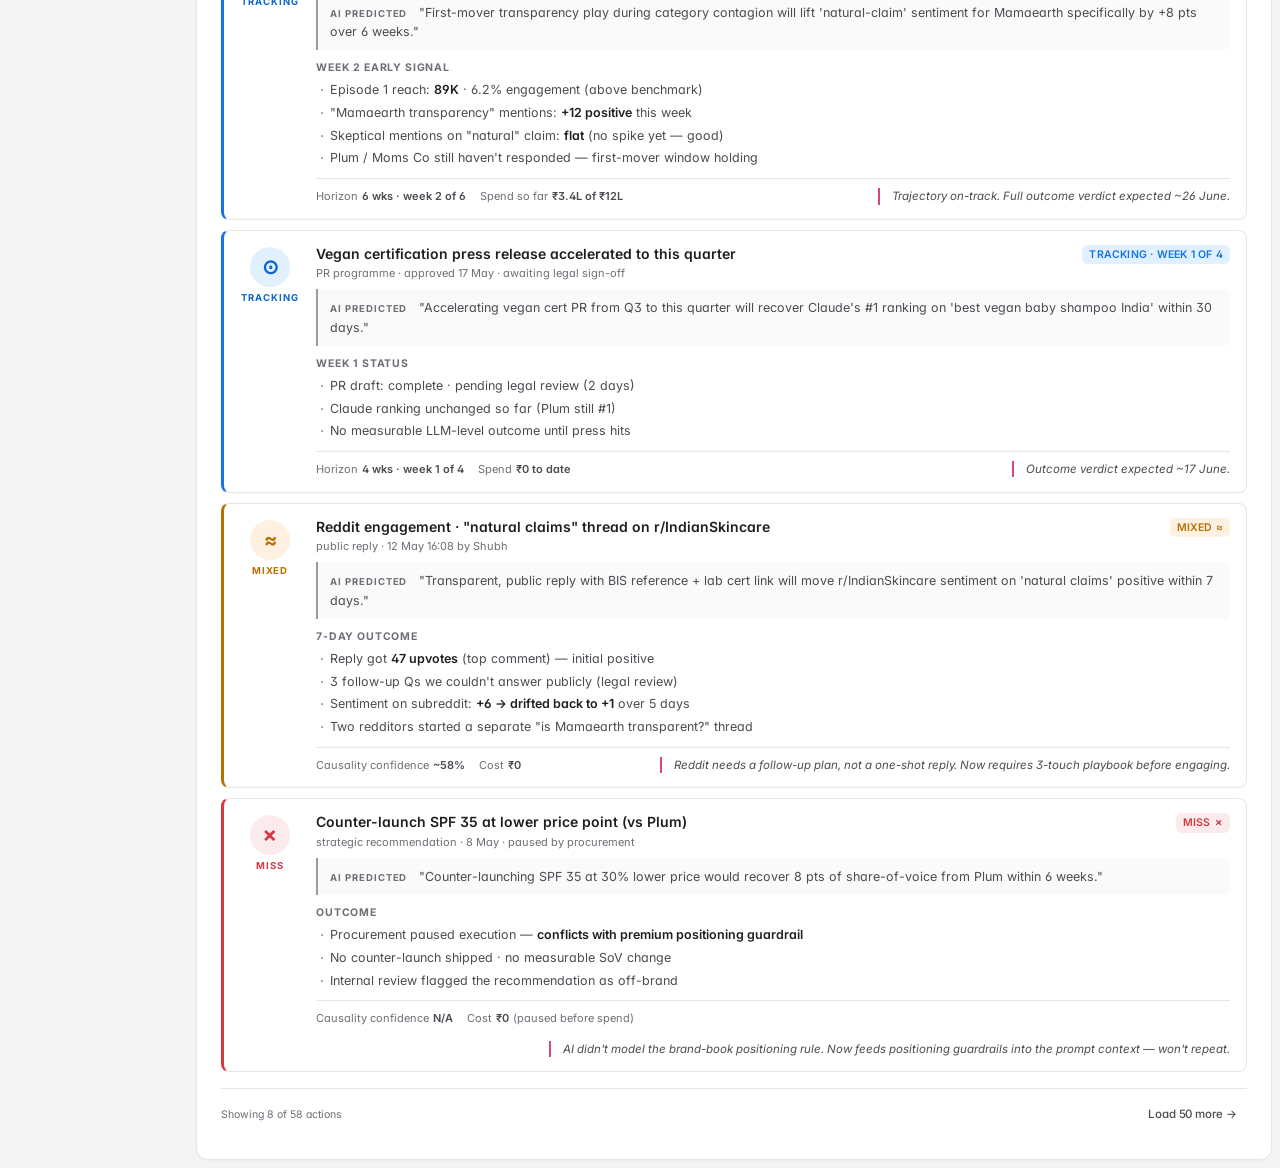
<file: docs/track-record.html>
<!DOCTYPE html>
<html lang="en">
<head>
<meta charset="UTF-8">
<meta name="viewport" content="width=device-width, initial-scale=1.0">
<title>Babel — Track Record</title>
<link rel="stylesheet" href="styles.css">
<style>
  /* ===== Track Record · AI accountability loop ===== */
  .track-hero {
    display: grid;
    grid-template-columns: 1.4fr 1fr 1fr 1fr;
    gap: 0;
    background: linear-gradient(135deg, #F1F9F4 0%, #EAF3FF 100%);
    border: 1px solid #C7E5D8;
    border-radius: var(--r-lg);
    overflow: hidden;
    margin-bottom: 16px;
  }
  .track-hero > div { padding: 16px 20px; border-right: 1px solid rgba(38,142,108,0.18); }
  .track-hero > div:last-child { border-right: none; }
  .track-hero-rate {
    background: linear-gradient(135deg, #E3F4ED 0%, #F1F9F4 100%);
  }
  .track-rate-num {
    font-size: 44px;
    font-weight: 700;
    letter-spacing: -0.03em;
    color: var(--success);
    line-height: 1;
    margin-top: 2px;
  }
  .track-rate-sub {
    font-size: 12.5px;
    color: var(--text-2);
    margin-top: 6px;
    line-height: 1.45;
  }
  .track-rate-sub strong { color: var(--text); font-weight: 600; }
  .track-stat-label { font-size: 10.5px; color: var(--text-3); text-transform: uppercase; letter-spacing: 0.08em; font-weight: 600; }
  .track-stat-val { font-size: 24px; font-weight: 700; letter-spacing: -0.025em; margin-top: 6px; line-height: 1; }
  .track-stat-sub { font-size: 11px; color: var(--text-3); margin-top: 4px; }

  /* Filter chip row */
  .track-filters {
    display: flex;
    gap: 6px;
    flex-wrap: wrap;
    margin-bottom: 12px;
    align-items: center;
  }
  .track-filters .label { font-size: 11px; color: var(--text-3); margin-right: 4px; }

  /* Action card */
  .track-card {
    background: var(--surface);
    border: 1px solid var(--line);
    border-left: 3px solid var(--success);
    border-radius: var(--r-md);
    padding: 14px 16px;
    margin-bottom: 10px;
    display: grid;
    grid-template-columns: 60px 1fr;
    gap: 16px;
  }
  .track-card.miss     { border-left-color: var(--danger); }
  .track-card.mixed    { border-left-color: var(--warning); }
  .track-card.tracking { border-left-color: var(--primary); }

  .track-verdict {
    display: flex;
    flex-direction: column;
    align-items: center;
    gap: 4px;
    padding-top: 2px;
  }
  .track-verdict-icon {
    width: 40px; height: 40px;
    border-radius: var(--r-full);
    background: var(--success-soft);
    color: var(--success);
    display: flex; align-items: center; justify-content: center;
    font-size: 20px; font-weight: 700;
  }
  .track-card.miss .track-verdict-icon     { background: var(--danger-soft);  color: var(--danger); }
  .track-card.mixed .track-verdict-icon    { background: var(--warning-soft); color: var(--warning); }
  .track-card.tracking .track-verdict-icon { background: var(--primary-soft); color: var(--primary-2); }
  .track-verdict-label {
    font-size: 9.5px;
    font-weight: 700;
    letter-spacing: 0.10em;
    text-transform: uppercase;
    color: var(--success);
  }
  .track-card.miss .track-verdict-label     { color: var(--danger); }
  .track-card.mixed .track-verdict-label    { color: var(--warning); }
  .track-card.tracking .track-verdict-label { color: var(--primary-2); }

  .track-body { min-width: 0; }
  .track-head { display: flex; justify-content: space-between; align-items: flex-start; gap: 12px; margin-bottom: 8px; }
  .track-title { font-size: 14px; font-weight: 600; line-height: 1.3; color: var(--text); }
  .track-meta { font-size: 11px; color: var(--text-3); margin-top: 2px; }
  .track-pred {
    font-size: 12.5px;
    color: var(--text-2);
    line-height: 1.55;
    padding: 9px 12px;
    background: var(--bg-1);
    border-left: 2px solid var(--text-4);
    border-radius: 0 var(--r-sm) var(--r-sm) 0;
    margin-bottom: 10px;
  }
  .track-pred-label {
    font-size: 9.5px;
    font-weight: 700;
    letter-spacing: 0.10em;
    text-transform: uppercase;
    color: var(--text-3);
    margin-right: 8px;
  }
  .track-outcome-title {
    font-size: 10.5px;
    font-weight: 700;
    letter-spacing: 0.08em;
    text-transform: uppercase;
    color: var(--text-3);
    margin-bottom: 5px;
  }
  .track-outcome-list { display: flex; flex-direction: column; gap: 4px; font-size: 12.5px; color: var(--text-2); line-height: 1.5; }
  .track-outcome-list li { list-style: none; padding-left: 14px; position: relative; }
  .track-outcome-list li::before { content: '·'; position: absolute; left: 4px; color: var(--text-4); font-weight: 700; }
  .track-outcome-list strong { color: var(--text); font-weight: 600; }

  .track-foot {
    display: flex;
    gap: 14px;
    flex-wrap: wrap;
    align-items: center;
    margin-top: 10px;
    padding-top: 9px;
    border-top: 1px solid var(--line);
    font-size: 11px;
    color: var(--text-3);
  }
  .track-foot .item {
    display: inline-flex;
    align-items: center;
    gap: 4px;
  }
  .track-foot .item strong { color: var(--text-2); font-weight: 600; }
  .track-lesson {
    font-size: 11.5px;
    color: var(--text-2);
    font-style: italic;
    padding-left: 12px;
    border-left: 2px solid var(--accent);
    margin-left: auto;
    line-height: 1.4;
  }

  @media (max-width: 1080px) {
    .track-hero { grid-template-columns: 1fr 1fr; }
  }
</style>
</head>
<body>

<div id="main-content"><main class="page">

  <!-- ===== HEADER ===== -->
  <header class="page-head">
    <div class="page-head-left">
      <div class="eyebrow eyebrow-accent">Track Record · AI accountability</div>
      <h1 class="h1">Babel keeps <em>score</em> on itself.</h1>
      <p class="lead">Every recommendation graded against its predicted outcome. Hits, misses, and what's still tracking — including the calls we got wrong. That's the only way you can trust the next one.</p>
    </div>
    <div class="page-head-right">
      <select class="select">
        <option>Last 30 days</option>
        <option>Last 7 days</option>
        <option>Last 90 days</option>
        <option>All time</option>
      </select>
      <button class="btn btn-secondary btn-sm">
        <svg viewBox="0 0 24 24" fill="none" stroke="currentColor" stroke-width="1.8" stroke-linecap="round" stroke-linejoin="round"><path d="M12 4v12m0 0l-4-4m4 4l4-4"/><path d="M4 18v2a2 2 0 0 0 2 2h12a2 2 0 0 0 2-2v-2"/></svg>
        Export CSV
      </button>
    </div>
  </header>

  <!-- ===== HERO HIT-RATE STRIP ===== -->
  <div class="track-hero">
    <div class="track-hero-rate">
      <div class="track-stat-label">Last 30 days · AI hit rate</div>
      <div class="track-rate-num">81<span style="font-size: 26px; color: var(--text-3);">%</span></div>
      <div class="track-rate-sub"><strong>47 of 58</strong> AI recommendations moved their target metric.</div>
    </div>
    <div>
      <div class="track-stat-label">Value created (est.)</div>
      <div class="track-stat-val text-pos">₹38L</div>
      <div class="track-stat-sub">LTV recovered + amplified reach + crises avoided</div>
    </div>
    <div>
      <div class="track-stat-label">Avoided losses (est.)</div>
      <div class="track-stat-val text-info">₹14.2L</div>
      <div class="track-stat-sub">Coordinated attacks · churn · failed launches</div>
    </div>
    <div>
      <div class="track-stat-label">Hit-rate trend</div>
      <svg width="100%" height="36" viewBox="0 0 100 32" preserveAspectRatio="none" style="margin-top: 6px;">
        <path d="M0 22 L25 18 L50 14 L75 10 L100 10 L100 32 L0 32 Z" fill="rgba(38,142,108,0.15)"/>
        <path d="M0 22 L25 18 L50 14 L75 10 L100 10" fill="none" stroke="#268E6C" stroke-width="1.5"/>
      </svg>
      <div class="track-stat-sub">72% → 76% → 79% → 81% (last 4 wks)</div>
    </div>
  </div>

  <!-- ===== FILTER CHIPS ===== -->
  <div class="track-filters">
    <span class="label">Filter:</span>
    <span class="chip active" data-track-filter="all">All <span class="text-xs muted">(58)</span></span>
    <span class="chip" data-track-filter="hit">Hits <span class="text-xs muted">(47)</span></span>
    <span class="chip" data-track-filter="tracking">Tracking <span class="text-xs muted">(5)</span></span>
    <span class="chip" data-track-filter="mixed">Mixed <span class="text-xs muted">(4)</span></span>
    <span class="chip" data-track-filter="miss">Misses <span class="text-xs muted">(2)</span></span>
    <span style="flex:1"></span>
    <span class="text-xs muted">Sorted by most recent</span>
  </div>

  <!-- ===== ACTION CARDS ===== -->
  <div id="track-list">

    <!-- HIT — Ananya Reddy reply -->
    <article class="track-card" data-verdict="hit">
      <div class="track-verdict">
        <div class="track-verdict-icon">✓</div>
        <div class="track-verdict-label">Hit</div>
      </div>
      <div class="track-body">
        <div class="track-head">
          <div>
            <div class="track-title">Reply to Ananya Reddy + amplify 11 similar creators</div>
            <div class="track-meta">advocate amplification · dispatched 18 May 14:23 by Shubh</div>
          </div>
          <span class="badge badge-success">Hit ✓</span>
        </div>
        <div class="track-pred">
          <span class="track-pred-label">AI predicted</span>
          "Warm reply + outreach to 11 similar SPF 50 creators will compound the advocate-driven sentiment lift within 48h."
        </div>
        <div class="track-outcome-title">48h outcome</div>
        <ul class="track-outcome-list">
          <li>Ananya replied <strong>"thank you 🙌"</strong> 6h after send</li>
          <li>Her post engagement: 1.2K → <strong>1.7K likes (+42%)</strong></li>
          <li><strong>6 of 11</strong> outreach creators posted within 36h</li>
          <li>"SPF 50" theme sentiment: +78 → <strong>+80 (+2 pts)</strong></li>
        </ul>
        <div class="track-foot">
          <span class="item">Causality confidence <strong>~72%</strong></span>
          <span class="item">Cost <strong>₹0</strong></span>
          <span class="item">Reach <strong>~1.8M</strong></span>
          <span class="track-lesson">Advocate amplification compounds faster than paid push — moved to default playbook.</span>
        </div>
      </div>
    </article>

    <!-- HIT — Bulk delivery delay -->
    <article class="track-card" data-verdict="hit">
      <div class="track-verdict">
        <div class="track-verdict-icon">✓</div>
        <div class="track-verdict-label">Hit</div>
      </div>
      <div class="track-body">
        <div class="track-head">
          <div>
            <div class="track-title">Bulk reply-all · 156 delivery-delay customers · Tier 2 cities</div>
            <div class="track-meta">bulk personalised dispatch · 17 May 11:00 by Shubh · reviewed by Aanya</div>
          </div>
          <span class="badge badge-success">Hit ✓</span>
        </div>
        <div class="track-pred">
          <span class="track-pred-label">AI predicted</span>
          "Personalised apology + tracking + ₹150 credit will recover ~₹3.8L in projected lost CLV and shift Twitter sentiment on 'Mamaearth delivery'."
        </div>
        <div class="track-outcome-title">72h outcome</div>
        <ul class="track-outcome-list">
          <li>Reply rate: <strong>89 of 156 customers (57%)</strong> — vs CX-team baseline of 31%</li>
          <li>Of repliers, <strong>73% moved sentiment positive</strong></li>
          <li><strong>12 customers</strong> placed a new order within 48h (vs control 4%)</li>
          <li>"Mamaearth delivery" Twitter mentions: <strong>−34% week-over-week</strong></li>
        </ul>
        <div class="track-foot">
          <span class="item">Causality confidence <strong>~78%</strong></span>
          <span class="item">Cost <strong>₹22,950</strong> credits</span>
          <span class="item">Recovered LTV <strong>~₹3.2L</strong> (84% of projected)</span>
          <span class="track-lesson">Tier-2 personalisation outperforms metro template — adding Tier-2 dialect cues to next wave.</span>
        </div>
      </div>
    </article>

    <!-- HIT — Coordinated attack response -->
    <article class="track-card" data-verdict="hit">
      <div class="track-verdict">
        <div class="track-verdict-icon">✓</div>
        <div class="track-verdict-label">Hit</div>
      </div>
      <div class="track-body">
        <div class="track-head">
          <div>
            <div class="track-title">Coordinated attack response · #MamaearthLies cluster (47 accounts)</div>
            <div class="track-meta">orchestrated strategy · 14–17 May · led by Aanya · legal &amp; PR briefed</div>
          </div>
          <span class="badge badge-success">Hit ✓</span>
        </div>
        <div class="track-pred">
          <span class="track-pred-label">AI predicted</span>
          "Don't engage individually. Transparency post + 5 advocate creators will reverse sentiment within 5 days without feeding the bots."
        </div>
        <div class="track-outcome-title">5-day outcome</div>
        <ul class="track-outcome-list">
          <li><strong>23 of 47</strong> attacker accounts platform-actioned (51%)</li>
          <li>Transparency post reach: <strong>240K</strong> · sentiment <strong>+71</strong></li>
          <li><strong>11 advocate creators</strong> posted unprompted (target was 5)</li>
          <li>Brand sentiment trajectory: <strong>−2 → +71</strong> in 4 days</li>
        </ul>
        <div class="track-foot">
          <span class="item">Causality confidence <strong>~68%</strong></span>
          <span class="item">Cost <strong>₹0 paid amplification</strong></span>
          <span class="track-lesson">"Don't feed bots" rule held. Adding similar-pattern detector to auto-flag earlier next time.</span>
        </div>
      </div>
    </article>

    <!-- HIT — SPF 50 micro-influencer -->
    <article class="track-card" data-verdict="hit">
      <div class="track-verdict">
        <div class="track-verdict-icon">✓</div>
        <div class="track-verdict-label">Hit</div>
      </div>
      <div class="track-body">
        <div class="track-head">
          <div>
            <div class="track-title">SPF 50 micro-influencer push · 11 advocate creators</div>
            <div class="track-meta">influencer programme · 13–16 May · brief sent by community team</div>
          </div>
          <span class="badge badge-success">Hit ✓</span>
        </div>
        <div class="track-pred">
          <span class="track-pred-label">AI predicted</span>
          "Brief 11 specific advocates with sample + script — expect 6–8 to post, generating ~800K reach on the SPF 50 theme."
        </div>
        <div class="track-outcome-title">7-day outcome</div>
        <ul class="track-outcome-list">
          <li><strong>14 of 11</strong> posted (one creator tagged a friend who joined unprompted)</li>
          <li>Aggregate reach: <strong>1.8M</strong> (vs 800K predicted — 225%)</li>
          <li>"SPF 50" theme: +<strong>5 sentiment</strong>, +<strong>248 organic mentions</strong></li>
          <li>"Indian skin" co-mention rate: <strong>+38%</strong> (long-term equity)</li>
        </ul>
        <div class="track-foot">
          <span class="item">Causality confidence <strong>~84%</strong></span>
          <span class="item">Cost <strong>₹0</strong> (sample seeding only)</span>
          <span class="track-lesson">AI under-estimated reach — calibrating the advocate-network multiplier upward.</span>
        </div>
      </div>
    </article>

    <!-- TRACKING — Transparency series -->
    <article class="track-card tracking" data-verdict="tracking">
      <div class="track-verdict">
        <div class="track-verdict-icon">⊙</div>
        <div class="track-verdict-label">Tracking</div>
      </div>
      <div class="track-body">
        <div class="track-head">
          <div>
            <div class="track-title">Pre-emptive transparency content series (vs Patanjali contagion)</div>
            <div class="track-meta">long-term campaign · launched 16 May · week 2 of estimated 6</div>
          </div>
          <span class="badge badge-info">Tracking · 32% of horizon</span>
        </div>
        <div class="track-pred">
          <span class="track-pred-label">AI predicted</span>
          "First-mover transparency play during category contagion will lift 'natural-claim' sentiment for Mamaearth specifically by +8 pts over 6 weeks."
        </div>
        <div class="track-outcome-title">Week 2 early signal</div>
        <ul class="track-outcome-list">
          <li>Episode 1 reach: <strong>89K</strong> · 6.2% engagement (above benchmark)</li>
          <li>"Mamaearth transparency" mentions: <strong>+12 positive</strong> this week</li>
          <li>Skeptical mentions on "natural" claim: <strong>flat</strong> (no spike yet — good)</li>
          <li>Plum / Moms Co still haven't responded — first-mover window holding</li>
        </ul>
        <div class="track-foot">
          <span class="item">Horizon <strong>6 wks · week 2 of 6</strong></span>
          <span class="item">Spend so far <strong>₹3.4L of ₹12L</strong></span>
          <span class="track-lesson">Trajectory on-track. Full outcome verdict expected ~26 June.</span>
        </div>
      </div>
    </article>

    <!-- TRACKING — Vegan cert -->
    <article class="track-card tracking" data-verdict="tracking">
      <div class="track-verdict">
        <div class="track-verdict-icon">⊙</div>
        <div class="track-verdict-label">Tracking</div>
      </div>
      <div class="track-body">
        <div class="track-head">
          <div>
            <div class="track-title">Vegan certification press release accelerated to this quarter</div>
            <div class="track-meta">PR programme · approved 17 May · awaiting legal sign-off</div>
          </div>
          <span class="badge badge-info">Tracking · week 1 of 4</span>
        </div>
        <div class="track-pred">
          <span class="track-pred-label">AI predicted</span>
          "Accelerating vegan cert PR from Q3 to this quarter will recover Claude's #1 ranking on 'best vegan baby shampoo India' within 30 days."
        </div>
        <div class="track-outcome-title">Week 1 status</div>
        <ul class="track-outcome-list">
          <li>PR draft: complete · pending legal review (2 days)</li>
          <li>Claude ranking unchanged so far (Plum still #1)</li>
          <li>No measurable LLM-level outcome until press hits</li>
        </ul>
        <div class="track-foot">
          <span class="item">Horizon <strong>4 wks · week 1 of 4</strong></span>
          <span class="item">Spend <strong>₹0 to date</strong></span>
          <span class="track-lesson">Outcome verdict expected ~17 June.</span>
        </div>
      </div>
    </article>

    <!-- MIXED — Reddit engagement -->
    <article class="track-card mixed" data-verdict="mixed">
      <div class="track-verdict">
        <div class="track-verdict-icon">≈</div>
        <div class="track-verdict-label">Mixed</div>
      </div>
      <div class="track-body">
        <div class="track-head">
          <div>
            <div class="track-title">Reddit engagement · "natural claims" thread on r/IndianSkincare</div>
            <div class="track-meta">public reply · 12 May 16:08 by Shubh</div>
          </div>
          <span class="badge badge-warning">Mixed ≈</span>
        </div>
        <div class="track-pred">
          <span class="track-pred-label">AI predicted</span>
          "Transparent, public reply with BIS reference + lab cert link will move r/IndianSkincare sentiment on 'natural claims' positive within 7 days."
        </div>
        <div class="track-outcome-title">7-day outcome</div>
        <ul class="track-outcome-list">
          <li>Reply got <strong>47 upvotes</strong> (top comment) — initial positive</li>
          <li>3 follow-up Qs we couldn't answer publicly (legal review)</li>
          <li>Sentiment on subreddit: <strong>+6 → drifted back to +1</strong> over 5 days</li>
          <li>Two redditors started a separate "is Mamaearth transparent?" thread</li>
        </ul>
        <div class="track-foot">
          <span class="item">Causality confidence <strong>~58%</strong></span>
          <span class="item">Cost <strong>₹0</strong></span>
          <span class="track-lesson">Reddit needs a follow-up plan, not a one-shot reply. Now requires 3-touch playbook before engaging.</span>
        </div>
      </div>
    </article>

    <!-- MISS — Plum counter-launch -->
    <article class="track-card miss" data-verdict="miss">
      <div class="track-verdict">
        <div class="track-verdict-icon">✗</div>
        <div class="track-verdict-label">Miss</div>
      </div>
      <div class="track-body">
        <div class="track-head">
          <div>
            <div class="track-title">Counter-launch SPF 35 at lower price point (vs Plum)</div>
            <div class="track-meta">strategic recommendation · 8 May · paused by procurement</div>
          </div>
          <span class="badge badge-danger">Miss ✗</span>
        </div>
        <div class="track-pred">
          <span class="track-pred-label">AI predicted</span>
          "Counter-launching SPF 35 at 30% lower price would recover 8 pts of share-of-voice from Plum within 6 weeks."
        </div>
        <div class="track-outcome-title">Outcome</div>
        <ul class="track-outcome-list">
          <li>Procurement paused execution — <strong>conflicts with premium positioning guardrail</strong></li>
          <li>No counter-launch shipped · no measurable SoV change</li>
          <li>Internal review flagged the recommendation as off-brand</li>
        </ul>
        <div class="track-foot">
          <span class="item">Causality confidence <strong>N/A</strong></span>
          <span class="item">Cost <strong>₹0</strong> (paused before spend)</span>
          <span class="track-lesson">AI didn't model the brand-book positioning rule. Now feeds positioning guardrails into the prompt context — won't repeat.</span>
        </div>
      </div>
    </article>

  </div>

  <div class="flex-between mt-4" style="padding-top: 14px; border-top: 1px solid var(--line);">
    <span class="text-xs muted">Showing 8 of 58 actions</span>
    <button class="btn btn-ghost btn-sm">Load 50 more →</button>
  </div>

</main></div>

<script src="app.js"></script>
<script>
  renderShell('track');

  // Filter chips
  document.querySelectorAll('[data-track-filter]').forEach(chip => {
    chip.addEventListener('click', () => {
      document.querySelectorAll('[data-track-filter]').forEach(c => c.classList.remove('active'));
      chip.classList.add('active');
      const f = chip.dataset.trackFilter;
      document.querySelectorAll('#track-list .track-card').forEach(card => {
        card.style.display = (f === 'all' || card.dataset.verdict === f) ? '' : 'none';
      });
    });
  });
</script>
</body>
</html>
</file>
<file: docs/styles.css>
/* ==========================================================================
   BABEL V2.1 — Adobe Experience Cloud aesthetic
   Light workspace · dark left rail · Spectrum-blue primary · dense & clean.
   ========================================================================== */

@import url('https://fonts.googleapis.com/css2?family=Inter:wght@400;500;600;700&family=Source+Serif+4:ital,opsz,wght@0,8..60,400;1,8..60,400&display=swap');

/* ====== 1. TOKENS ======================================================== */
:root {
  /* --- Surfaces (light workspace) --- */
  --bg:            #F4F4F5;
  --bg-1:          #FAFAFA;
  --surface:       #FFFFFF;
  --surface-1:     #FFFFFF;
  --surface-2:     #F7F7F8;
  --overlay:       rgba(20, 20, 24, 0.42);

  /* --- Light chrome (Adobe LLM Optimizer style) --- */
  --chrome:        #FFFFFF;
  --chrome-2:      #FAFAFA;
  --chrome-3:      #F0F0F0;
  --chrome-text:   #1F1F23;
  --chrome-text-2: rgba(31,31,35,0.72);
  --chrome-text-3: rgba(31,31,35,0.50);
  --chrome-line:   rgba(31,31,35,0.08);
  --chrome-line-2: rgba(31,31,35,0.14);

  /* --- Adobe brand accent (used for active-tab underline) --- */
  --adobe-red:     #EB1000;

  /* --- Lines & borders (light) --- */
  --line:          #E6E6E6;
  --line-2:        #D5D5D5;
  --line-strong:   #B5B5B5;

  /* --- Text (light) --- */
  --text:          #1F1F23;
  --text-2:        #4B4B52;
  --text-3:        #6E6E76;
  --text-4:        #9A9AA2;

  /* --- Brand bars (Babel logo — used for data viz only) --- */
  --bar-blue:      #5B8DEF;
  --bar-pink:      #E879B0;
  --bar-purple:    #A77BC4;
  --bar-yellow:    #F5B842;

  /* --- Spectrum-style primary --- */
  --primary:       #1473E6;
  --primary-2:     #0D66D0;
  --primary-3:     #095ABA;
  --primary-soft:  #E0F0FF;
  --primary-line:  #B6DBFF;

  --accent:        #D7457E;       /* deeper pink for ink */
  --accent-soft:   #FCEAF2;

  --success:       #268E6C;
  --success-soft:  #E3F4ED;
  --warning:       #B86E00;
  --warning-soft:  #FFF1E2;
  --danger:        #D7373F;
  --danger-soft:   #FBEBED;
  --info:          #1473E6;
  --info-soft:     #E0F0FF;
  --neutral-soft:  #EFEFEF;

  /* --- Type --- */
  --sans:    'Inter', -apple-system, BlinkMacSystemFont, 'Adobe Clean', 'Segoe UI', sans-serif;
  --serif:   'Source Serif 4', Georgia, serif;
  --mono:    'SF Mono', Menlo, Consolas, 'JetBrains Mono', monospace;

  /* --- Type scale (compact) --- */
  --t-display: 32px;
  --t-h1:      22px;
  --t-h2:      17px;
  --t-h3:      14px;
  --t-body:    12.5px;
  --t-small:   11.5px;
  --t-micro:   10.5px;

  /* --- Radii (Adobe Spectrum style — slightly more rounded) --- */
  --r-sm:  6px;
  --r-md:  8px;
  --r-lg:  12px;
  --r-xl:  16px;
  --r-full: 999px;

  /* --- Spacing (4px base) --- */
  --s-1:  4px;  --s-2:  8px;  --s-3: 12px; --s-4: 16px;
  --s-5: 20px;  --s-6: 24px;  --s-8: 32px; --s-10: 40px;
  --s-12: 48px; --s-16: 64px;

  /* --- Shadow --- */
  --shadow-sm: 0 1px 2px rgba(20,20,24,0.06);
  --shadow-md: 0 2px 8px rgba(20,20,24,0.08);
  --shadow-lg: 0 8px 24px rgba(20,20,24,0.10);

  /* --- Motion --- */
  --ease:     cubic-bezier(0.20, 0.80, 0.20, 1.00);
  --ease-out: cubic-bezier(0.16, 1, 0.30, 1);
  --dur-fast: 120ms;
  --dur:      180ms;
  --dur-slow: 320ms;

  /* --- Layout (compact) --- */
  --nav-h:     44px;
  --sidenav-w: 188px;
  --container-max: 1480px;
}

/* ====== 2. RESET ========================================================= */
*, *::before, *::after { box-sizing: border-box; margin: 0; padding: 0; }
html { -webkit-text-size-adjust: 100%; }
body {
  font-family: var(--sans);
  font-size: var(--t-body);
  line-height: 1.5;
  color: var(--text);
  background: var(--bg);
  -webkit-font-smoothing: antialiased;
  -moz-osx-font-smoothing: grayscale;
  min-height: 100vh;
  font-feature-settings: 'ss01', 'cv11';
}
img, svg { display: block; max-width: 100%; }
button { font: inherit; color: inherit; cursor: pointer; background: none; border: none; }
input, textarea, select { font: inherit; color: inherit; }
a { color: inherit; text-decoration: none; }
::selection { background: var(--primary-soft); color: var(--primary-3); }
::-webkit-scrollbar { width: 10px; height: 10px; }
::-webkit-scrollbar-track { background: transparent; }
::-webkit-scrollbar-thumb { background: #D0D0D0; border-radius: 999px; }
::-webkit-scrollbar-thumb:hover { background: #B0B0B0; }

/* ====== 3. LAYOUT SHELL ================================================= */
.app-shell {
  display: grid;
  grid-template-rows: var(--nav-h) 1fr;
  min-height: 100vh;
}
.app-body {
  display: grid;
  grid-template-columns: var(--sidenav-w) 1fr;
  min-height: calc(100vh - var(--nav-h));
  background: var(--bg);
}
/* Page sits as a rounded white card on the gray workspace bg (Adobe LLM Optimizer style) */
.page {
  margin: var(--s-2);
  padding: var(--s-4) var(--s-6) var(--s-8);
  background: var(--surface);
  border: 1px solid var(--line);
  border-radius: var(--r-lg);
  box-shadow: 0 1px 2px rgba(20,20,24,0.03);
  max-width: calc(var(--container-max) - var(--sidenav-w));
  width: auto;
}
.page-narrow { max-width: 1040px; }

/* ====== 4. TOP NAV (dark chrome) ======================================== */
.topnav {
  height: var(--nav-h);
  display: flex;
  align-items: center;
  justify-content: space-between;
  padding: 0 var(--s-4) 0 var(--s-3);
  background: var(--chrome);
  color: var(--chrome-text);
  border-bottom: 1px solid var(--line);
  position: sticky;
  top: 0;
  z-index: 50;
}
.topnav-left, .topnav-right { display: flex; align-items: center; gap: var(--s-2); }

.brand {
  display: flex;
  align-items: center;
  gap: 10px;
  padding: 4px 8px;
  border-radius: var(--r-sm);
  transition: background var(--dur) var(--ease);
}
.brand:hover { background: var(--bg-1); }
.brand-mark { width: 26px; height: auto; flex-shrink: 0; }
.brand-text {
  font-family: var(--sans);
  font-weight: 700;
  font-size: 15px;
  letter-spacing: -0.01em;
  color: var(--text);
}
.brand-tagline { display: none; }

.topnav-divider { width: 1px; height: 22px; background: var(--line); margin: 0 var(--s-2); }

.topnav-breadcrumb {
  display: flex;
  align-items: center;
  gap: 6px;
  font-size: 13px;
  color: var(--text-2);
}
.topnav-breadcrumb strong { color: var(--text); font-weight: 500; }
.topnav-breadcrumb .sep { color: var(--text-4); }

.client-switcher {
  display: flex;
  align-items: center;
  gap: 8px;
  padding: 4px 10px 4px 6px;
  background: var(--surface);
  border: 1px solid var(--line-2);
  border-radius: var(--r-sm);
  font-size: 12px;
  color: var(--text-2);
  cursor: pointer;
  transition: all var(--dur) var(--ease);
  height: 30px;
}
.client-switcher:hover { background: var(--bg-1); border-color: var(--line-strong); }
.client-avatar {
  width: 20px; height: 20px;
  border-radius: var(--r-full);
  background: var(--bar-pink);
  display: flex; align-items: center; justify-content: center;
  font-size: 10px; font-weight: 700; color: white;
}
.client-switcher strong { color: var(--chrome-text); font-weight: 600; }
.client-switcher-caret { color: var(--chrome-text-3); font-size: 9px; }

.live-dot {
  display: inline-block;
  width: 6px; height: 6px;
  border-radius: var(--r-full);
  background: #4ADE80;
  box-shadow: 0 0 0 0 #4ADE80;
  animation: live-pulse 2s infinite;
}
@keyframes live-pulse {
  0% { box-shadow: 0 0 0 0 rgba(74,222,128,0.5); }
  70% { box-shadow: 0 0 0 6px rgba(74,222,128,0); }
  100% { box-shadow: 0 0 0 0 rgba(74,222,128,0); }
}

.icon-btn {
  width: 30px; height: 30px;
  display: inline-flex; align-items: center; justify-content: center;
  border-radius: var(--r-sm);
  color: var(--text-3);
  position: relative;
  transition: all var(--dur) var(--ease);
}
.icon-btn:hover { background: var(--bg-1); color: var(--text); }
.icon-btn svg { width: 16px; height: 16px; }
.icon-btn-dot {
  position: absolute;
  top: 6px; right: 6px;
  width: 6px; height: 6px;
  border-radius: var(--r-full);
  background: var(--adobe-red);
  border: 1.5px solid var(--chrome);
}

.avatar {
  width: 26px; height: 26px;
  border-radius: var(--r-full);
  background: linear-gradient(135deg, var(--bar-blue), var(--bar-purple));
  display: flex; align-items: center; justify-content: center;
  font-size: 11px; font-weight: 700; color: white;
}

/* ====== 5. SIDE NAV (dark rail) ======================================== */
.sidenav {
  background: var(--chrome);
  color: var(--text);
  border-right: 1px solid var(--line);
  padding: var(--s-3) var(--s-2) var(--s-4);
  position: sticky;
  top: var(--nav-h);
  height: calc(100vh - var(--nav-h));
  overflow-y: auto;
  display: flex;
  flex-direction: column;
}
.sidenav-section {
  font-size: 10px;
  font-weight: 600;
  letter-spacing: 0.14em;
  text-transform: uppercase;
  color: var(--text-4);
  padding: 0 10px;
  margin: var(--s-3) 0 6px;
}
.sidenav-section:first-child { margin-top: 0; }
.sidenav-item {
  display: flex;
  align-items: center;
  gap: 10px;
  padding: 7px 10px;
  font-size: 13px;
  font-weight: 500;
  color: var(--text-2);
  border-radius: var(--r-sm);
  transition: all var(--dur) var(--ease);
  position: relative;
}
.sidenav-item:hover { background: var(--bg-1); color: var(--text); }
.sidenav-item.active {
  background: var(--primary-soft);
  color: var(--primary-2);
}
.sidenav-icon {
  width: 16px; height: 16px;
  color: var(--text-3);
  flex-shrink: 0;
}
.sidenav-item.active .sidenav-icon { color: var(--primary-2); }

/* Parent item with an active child */
.sidenav-item.open { color: var(--text); }
.sidenav-item.open .sidenav-icon { color: var(--primary); }

/* Child items (nested under a parent) */
.sidenav-child {
  padding: 5px 10px 5px 32px;
  font-size: 12.5px;
  font-weight: 400;
}
.sidenav-child.active { font-weight: 500; }
.sidenav-child-bullet {
  position: absolute;
  left: 18px; top: 50%;
  width: 4px; height: 4px;
  border-radius: var(--r-full);
  background: var(--text-4);
  transform: translateY(-50%);
}
.sidenav-child.active .sidenav-child-bullet { background: var(--primary-2); }
.sidenav-count {
  margin-left: auto;
  font-size: 10.5px;
  font-weight: 600;
  padding: 1px 6px;
  border-radius: var(--r-full);
  background: var(--neutral-soft);
  color: var(--text-2);
  min-width: 22px;
  text-align: center;
}
.sidenav-count.urgent  { background: var(--danger-soft);  color: var(--danger); }
.sidenav-count.new     { background: var(--primary-soft); color: var(--primary-2); }
.sidenav-count.success { background: var(--success-soft); color: var(--success); }
.sidenav-divider { height: 1px; background: var(--line); margin: var(--s-2) 10px; }

.sidenav-footer {
  margin: auto 10px 0;
  padding: 10px 12px;
  background: var(--bg-1);
  border: 1px solid var(--line);
  border-radius: var(--r-md);
}
.sidenav-footer-title {
  font-size: 11px; font-weight: 600; color: var(--text);
  margin-bottom: 2px;
  display: flex; align-items: center; gap: 6px;
}
.sidenav-footer-meta { font-size: 10.5px; color: var(--text-3); font-family: var(--mono); }

/* ====== 6. TYPOGRAPHY =================================================== */
.eyebrow {
  font-size: 10.5px;
  font-weight: 600;
  letter-spacing: 0.10em;
  text-transform: uppercase;
  color: var(--text-3);
}
.eyebrow-accent { color: var(--primary); }

.h1 { font-family: var(--sans); font-size: var(--t-h1); font-weight: 600; letter-spacing: -0.02em; line-height: 1.2; color: var(--text); }
.h2 { font-family: var(--sans); font-size: var(--t-h2); font-weight: 600; letter-spacing: -0.015em; line-height: 1.25; color: var(--text); }
.h3 { font-family: var(--sans); font-size: var(--t-h3); font-weight: 600; letter-spacing: -0.01em; line-height: 1.3; color: var(--text); }
.display {
  font-family: var(--sans);
  font-size: var(--t-display);
  font-weight: 600;
  letter-spacing: -0.025em;
  line-height: 1.1;
  color: var(--text);
}
.display em, .h1 em {
  font-family: var(--serif);
  font-style: italic;
  font-weight: 400;
  color: var(--accent);
  letter-spacing: -0.005em;
}
.lead {
  font-size: 14px;
  color: var(--text-2);
  line-height: 1.55;
  max-width: 680px;
}
.muted    { color: var(--text-3); }
.muted-2  { color: var(--text-4); }
.mono     { font-family: var(--mono); }
.serif-i  { font-family: var(--serif); font-style: italic; }
.text-sm  { font-size: var(--t-small); }
.text-xs  { font-size: var(--t-micro); }

/* ====== 7. PAGE HEAD (compact toolbar style) ============================ */
.page-head {
  display: flex;
  justify-content: space-between;
  align-items: flex-end;
  gap: var(--s-4);
  margin-bottom: var(--s-3);
  padding-bottom: var(--s-3);
  border-bottom: 1px solid var(--line);
}
.page-head-left { max-width: 820px; display: flex; flex-direction: column; gap: 2px; }
.page-head .eyebrow { margin-bottom: 2px; }
.page-head .h1 { font-size: 24px; font-weight: 600; letter-spacing: -0.025em; }
.page-head .h1 em { font-family: var(--serif); font-style: italic; font-weight: 400; color: var(--accent); }
.page-head .lead { font-size: 12.5px; margin-top: 4px; color: var(--text-3); }
.page-head-right { display: flex; gap: var(--s-2); flex-shrink: 0; align-items: center; }

/* ====== 8. BUTTONS ====================================================== */
.btn {
  display: inline-flex;
  align-items: center;
  justify-content: center;
  gap: 6px;
  height: 28px;
  padding: 0 11px;
  border-radius: var(--r-sm);
  font-size: 12px;
  font-weight: 500;
  letter-spacing: -0.005em;
  white-space: nowrap;
  transition: all var(--dur) var(--ease);
  cursor: pointer;
  user-select: none;
  border: 1px solid transparent;
}
.btn:disabled { opacity: 0.4; cursor: not-allowed; }
.btn-primary {
  background: var(--primary);
  color: white;
  border-color: var(--primary);
}
.btn-primary:hover { background: var(--primary-2); border-color: var(--primary-2); }
.btn-accent {
  background: var(--accent);
  color: white;
  border-color: var(--accent);
}
.btn-accent:hover { background: #C03A6F; border-color: #C03A6F; }
.btn-secondary {
  background: var(--surface);
  color: var(--text);
  border-color: var(--line-2);
}
.btn-secondary:hover { background: var(--surface-2); border-color: var(--line-strong); }
.btn-ghost {
  background: transparent;
  color: var(--text-2);
}
.btn-ghost:hover { background: var(--neutral-soft); color: var(--text); }
.btn-danger {
  background: var(--surface);
  color: var(--danger);
  border-color: var(--line-2);
}
.btn-danger:hover { background: var(--danger-soft); border-color: var(--danger); }
.btn-lg { height: 32px; padding: 0 14px; font-size: 13px; }
.btn-sm { height: 24px; padding: 0 9px; font-size: 11.5px; }
.btn-icon-only { padding: 0; width: 28px; }
.btn-icon-only.btn-sm { width: 24px; }
.btn svg { width: 12px; height: 12px; }

/* ====== 9. CARDS ======================================================== */
.card {
  background: var(--surface);
  border: 1px solid var(--line);
  border-radius: var(--r-md);
  padding: var(--s-3);
}
.card-padded   { padding: var(--s-4); }
.card-tight    { padding: 10px var(--s-3); }
.card-flat     { background: transparent; }
.card-elevated { background: var(--surface); box-shadow: var(--shadow-sm); }
.card-accent {
  background: var(--accent-soft);
  border-color: #F2C4D6;
}
.card-info {
  background: var(--primary-soft);
  border-color: var(--primary-line);
}
.card-danger {
  background: var(--danger-soft);
  border-color: #F2C9CC;
}
.card-header {
  display: flex;
  justify-content: space-between;
  align-items: center;
  margin-bottom: var(--s-3);
}
.card-title { font-size: 13.5px; font-weight: 600; color: var(--text); }
.card-eyebrow {
  font-size: 10.5px;
  font-weight: 600;
  letter-spacing: 0.10em;
  text-transform: uppercase;
  color: var(--text-3);
  margin-bottom: var(--s-2);
}

.card-link {
  display: block;
  transition: all var(--dur) var(--ease);
  cursor: pointer;
}
.card-link:hover {
  border-color: var(--line-strong);
  box-shadow: var(--shadow-sm);
}

/* ====== 10. STAT TILES ================================================== */
.stat {
  background: var(--bg-1);
  border: 1px solid var(--line);
  border-radius: var(--r-md);
  padding: 10px 12px;
  display: flex;
  flex-direction: column;
  gap: 2px;
  min-height: 58px;
}
.stat-label {
  font-size: 10.5px;
  color: var(--text-3);
  font-weight: 500;
  display: flex;
  align-items: center;
  gap: 6px;
}
.stat-value {
  font-size: 18px;
  font-weight: 600;
  letter-spacing: -0.02em;
  line-height: 1.1;
  color: var(--text);
  font-variant-numeric: tabular-nums;
}
.stat-value em {
  font-family: var(--serif);
  font-style: italic;
  font-weight: 400;
  color: var(--accent);
}
.stat-delta {
  font-size: 11px;
  font-weight: 500;
  display: inline-flex;
  align-items: center;
  gap: 4px;
}
.stat-delta.up   { color: var(--success); }
.stat-delta.down { color: var(--danger); }
.stat-delta.flat { color: var(--text-3); }

/* ====== 11. BADGES / CHIPS ============================================== */
.badge {
  display: inline-flex;
  align-items: center;
  gap: 4px;
  font-size: 10.5px;
  font-weight: 600;
  letter-spacing: 0.02em;
  padding: 2px 7px;
  border-radius: var(--r-sm);
  text-transform: uppercase;
  white-space: nowrap;
}
.badge-soft    { background: var(--neutral-soft); color: var(--text-2); }
.badge-success { background: var(--success-soft); color: var(--success); }
.badge-warning { background: var(--warning-soft); color: var(--warning); }
.badge-danger  { background: var(--danger-soft);  color: var(--danger); }
.badge-info    { background: var(--info-soft);    color: var(--info); }
.badge-accent  { background: var(--accent-soft);  color: var(--accent); }
.badge-dot::before {
  content: '';
  width: 5px; height: 5px;
  border-radius: var(--r-full);
  background: currentColor;
}

.chip {
  display: inline-flex;
  align-items: center;
  gap: 6px;
  padding: 4px 10px;
  font-size: 12px;
  font-weight: 500;
  background: var(--surface);
  border: 1px solid var(--line);
  border-radius: var(--r-full);
  color: var(--text-2);
  cursor: pointer;
  transition: all var(--dur) var(--ease);
  height: 26px;
}
.chip:hover { border-color: var(--line-strong); color: var(--text); }
.chip.active {
  background: var(--primary-soft);
  border-color: var(--primary);
  color: var(--primary-2);
}

/* ====== 12. TABS ======================================================== */
.tabs {
  display: flex;
  gap: 2px;
  padding: 3px;
  background: var(--neutral-soft);
  border: 1px solid var(--line);
  border-radius: var(--r-sm);
  width: fit-content;
  margin-bottom: var(--s-4);
}
.tab {
  padding: 6px 12px;
  font-size: 12.5px;
  font-weight: 500;
  color: var(--text-3);
  border-radius: var(--r-sm);
  transition: all var(--dur) var(--ease);
  display: inline-flex;
  align-items: center;
  gap: 6px;
}
.tab:hover { color: var(--text); }
.tab.active {
  background: var(--surface);
  color: var(--text);
  box-shadow: var(--shadow-sm);
}
.tab-count {
  font-size: 10px;
  font-weight: 600;
  padding: 1px 6px;
  border-radius: var(--r-full);
  background: var(--neutral-soft);
  color: var(--text-3);
}
.tab.active .tab-count { background: var(--primary-soft); color: var(--primary-2); }

.tab-panel { display: none; }
.tab-panel.active { display: block; animation: panel-in 220ms var(--ease-out); }
@keyframes panel-in {
  from { opacity: 0; transform: translateY(4px); }
  to   { opacity: 1; transform: translateY(0); }
}

.tabs-lg {
  display: flex;
  gap: 0;
  border-bottom: 1px solid var(--line);
  background: transparent;
  border-radius: 0;
  padding: 0;
  margin-bottom: var(--s-4);
  width: 100%;
}
.tabs-lg .tab {
  padding: 8px 14px;
  border-radius: 0;
  border-bottom: 2.5px solid transparent;
  margin-bottom: -1px;
  font-size: 12.5px;
  background: transparent;
  font-weight: 500;
  color: var(--text-3);
}
.tabs-lg .tab:hover { background: transparent; color: var(--text); }
.tabs-lg .tab.active {
  background: transparent;
  border-bottom-color: var(--adobe-red);
  color: var(--text);
  font-weight: 600;
  box-shadow: none;
}

/* ====== 13. TOOLBAR ===================================================== */
.toolbar {
  display: flex;
  align-items: center;
  gap: var(--s-2);
  padding: var(--s-2) var(--s-3);
  background: var(--surface);
  border: 1px solid var(--line);
  border-radius: var(--r-sm);
  margin-bottom: var(--s-3);
  flex-wrap: wrap;
}
.toolbar-label { font-size: 11px; color: var(--text-3); font-weight: 600; letter-spacing: 0.06em; text-transform: uppercase; }
.toolbar-divider { width: 1px; height: 18px; background: var(--line); }
.toolbar-spacer { flex: 1; }

.input {
  height: 28px;
  padding: 0 10px;
  background: var(--surface);
  border: 1px solid var(--line-2);
  border-radius: var(--r-sm);
  color: var(--text);
  font-size: 12.5px;
  width: 200px;
  transition: all var(--dur) var(--ease);
}
.input:focus { outline: none; border-color: var(--primary); box-shadow: 0 0 0 2px var(--primary-soft); }
.input::placeholder { color: var(--text-4); }
.input-with-icon { position: relative; display: inline-flex; align-items: center; }
.input-with-icon .input { padding-left: 28px; }
.input-with-icon svg { position: absolute; left: 9px; width: 13px; height: 13px; color: var(--text-3); }

.select {
  height: 28px;
  padding: 0 24px 0 10px;
  background: var(--surface) url("data:image/svg+xml,%3Csvg xmlns='http://www.w3.org/2000/svg' width='10' height='6' viewBox='0 0 10 6' fill='none'%3E%3Cpath d='M1 1L5 5L9 1' stroke='%236E6E76' stroke-width='1.5'/%3E%3C/svg%3E") right 9px center no-repeat;
  border: 1px solid var(--line-2);
  border-radius: var(--r-sm);
  color: var(--text);
  font-size: 12.5px;
  appearance: none;
  cursor: pointer;
}
.select:focus { outline: none; border-color: var(--primary); }

textarea.input { width: 100%; min-height: 80px; padding: 8px 10px; resize: vertical; line-height: 1.5; }
.field-label { display: block; font-size: 11.5px; color: var(--text-3); font-weight: 500; margin-bottom: 4px; }

/* ====== 14. TABLE ======================================================= */
.table {
  width: 100%;
  border-collapse: collapse;
  font-size: 12.5px;
}
.table th, .table td {
  padding: 8px 12px;
  text-align: left;
  border-bottom: 1px solid var(--line);
  vertical-align: middle;
}
.table th {
  font-size: 10.5px;
  font-weight: 600;
  letter-spacing: 0.08em;
  text-transform: uppercase;
  color: var(--text-3);
  background: var(--bg-1);
  position: sticky;
  top: 0;
}
.table tbody tr { transition: background var(--dur) var(--ease); }
.table tbody tr:hover { background: var(--bg-1); }
.table-row-accent { background: var(--accent-soft); }

/* ====== 15. METER ======================================================= */
.meter {
  display: flex;
  height: 6px;
  border-radius: var(--r-full);
  overflow: hidden;
  background: var(--neutral-soft);
}
.meter-seg { height: 100%; }
.meter-pos { background: var(--success); }
.meter-neu { background: #B5B5BC; }
.meter-neg { background: var(--danger); }
.meter-lg { height: 8px; }
.meter-xl {
  height: 20px;
  border-radius: var(--r-sm);
}
.meter-xl .meter-seg {
  display: flex; align-items: center; justify-content: center;
  font-size: 10px; font-weight: 600; color: white;
}

/* ====== 16. SOURCE / CHANNEL ICONS ====================================== */
.src {
  display: inline-flex;
  align-items: center;
  gap: 6px;
  font-size: 12px;
  color: var(--text-2);
}
.src-icon {
  width: 18px; height: 18px;
  border-radius: var(--r-sm);
  display: inline-flex;
  align-items: center; justify-content: center;
  font-size: 9px;
  font-weight: 700;
  color: white;
  flex-shrink: 0;
}
.src-icon-x        { background: #000; }
.src-icon-ig       { background: linear-gradient(135deg, #f9ce34, #ee2a7b, #6228d7); }
.src-icon-reddit   { background: #FF4500; }
.src-icon-yt       { background: #FF0000; }
.src-icon-news     { background: #1473E6; }
.src-icon-amazon   { background: #FF9900; color: #232f3e; }
.src-icon-tiktok   { background: linear-gradient(135deg, #25F4EE 30%, #FE2C55 70%); }
.src-icon-gpt      { background: #10A37F; }
.src-icon-claude   { background: #D97706; }
.src-icon-gemini   { background: linear-gradient(135deg, #4285F4, #9b72cb); }
.src-icon-perplex  { background: #20B8CD; }
.src-icon-grok     { background: #1F1F23; }

/* ====== 17. MENTION CARD ================================================ */
.mention {
  background: var(--surface);
  border: 1px solid var(--line);
  border-left: 3px solid var(--line-strong);
  border-radius: var(--r-md);
  padding: var(--s-3);
  font-size: 12.5px;
  line-height: 1.5;
  transition: all var(--dur) var(--ease);
}
.mention:hover { border-color: var(--line-strong); }
.mention + .mention { margin-top: 6px; }
.mention-pos    { border-left-color: var(--success); }
.mention-neg    { border-left-color: var(--danger); }
.mention-crit   { border-left-color: var(--danger); background: var(--danger-soft); }
.mention-attack { border-left-color: var(--accent); background: var(--accent-soft); }
.mention-meta {
  display: flex;
  justify-content: space-between;
  align-items: center;
  font-size: 11px;
  color: var(--text-3);
  margin-bottom: 6px;
  gap: var(--s-3);
}
.mention-handle {
  color: var(--text);
  font-weight: 500;
  display: inline-flex;
  align-items: center;
  gap: 6px;
}
.mention-body { color: var(--text); font-size: 13px; }
.mention-foot {
  display: flex;
  justify-content: space-between;
  align-items: center;
  margin-top: 8px;
  font-size: 11px;
  color: var(--text-3);
}

/* ====== 18. AUDIO-BAR LOGO PIECE ======================================== */
.audio-bars {
  display: inline-flex;
  align-items: flex-end;
  gap: 2px;
  height: 18px;
}
.audio-bars span {
  display: block;
  width: 3px;
  background: var(--bar-blue);
  border-radius: 2px;
  animation: bar-bounce 1.4s ease-in-out infinite;
}
.audio-bars span:nth-child(1) { height: 60%; background: var(--bar-blue);   animation-delay: 0.00s; }
.audio-bars span:nth-child(2) { height: 90%; background: var(--bar-pink);   animation-delay: 0.12s; }
.audio-bars span:nth-child(3) { height: 50%; background: var(--bar-purple); animation-delay: 0.24s; }
.audio-bars span:nth-child(4) { height: 80%; background: var(--bar-blue);   animation-delay: 0.36s; }
.audio-bars span:nth-child(5) { height: 70%; background: var(--bar-yellow); animation-delay: 0.48s; }
@keyframes bar-bounce {
  0%, 100% { transform: scaleY(1); }
  50%      { transform: scaleY(0.5); transform-origin: bottom; }
}
.audio-bars.static span { animation: none; }

/* ====== 19. MODAL / SCRIM =============================================== */
.scrim {
  position: fixed; inset: 0;
  background: var(--overlay);
  backdrop-filter: blur(2px);
  z-index: 200;
  display: none;
  align-items: center;
  justify-content: center;
}
.scrim.open { display: flex; animation: fade-in var(--dur-slow) var(--ease); }
@keyframes fade-in { from { opacity: 0; } to { opacity: 1; } }
.modal {
  background: var(--surface);
  border-radius: var(--r-lg);
  max-width: 640px;
  width: calc(100% - 40px);
  max-height: calc(100vh - 60px);
  overflow: hidden;
  box-shadow: var(--shadow-lg);
  display: flex; flex-direction: column;
}
.modal-head { padding: var(--s-4) var(--s-5); border-bottom: 1px solid var(--line); display: flex; align-items: center; justify-content: space-between; }
.modal-body { padding: var(--s-5); overflow-y: auto; }
.modal-foot { padding: var(--s-3) var(--s-5); border-top: 1px solid var(--line); display: flex; gap: var(--s-2); justify-content: flex-end; background: var(--bg-1); }

/* ====== 20. TOAST ======================================================= */
.toast-stack {
  position: fixed;
  bottom: 20px; right: 20px;
  z-index: 300;
  display: flex;
  flex-direction: column;
  gap: 8px;
  pointer-events: none;
}
.toast {
  pointer-events: auto;
  background: var(--surface);
  border: 1px solid var(--line-2);
  border-left: 3px solid var(--success);
  border-radius: var(--r-md);
  padding: 10px 14px 10px 12px;
  font-size: 12.5px;
  color: var(--text);
  display: flex;
  align-items: center;
  gap: 10px;
  box-shadow: var(--shadow-md);
  min-width: 280px;
  max-width: 440px;
  animation: toast-in 220ms var(--ease-out);
}
.toast-success { border-left-color: var(--success); }
.toast-info    { border-left-color: var(--primary); }
.toast-warn    { border-left-color: var(--warning); }
.toast-error   { border-left-color: var(--danger); }
.toast-icon {
  width: 18px; height: 18px;
  flex-shrink: 0;
  display: inline-flex;
  align-items: center; justify-content: center;
  border-radius: var(--r-full);
  background: var(--success-soft);
  color: var(--success);
  font-size: 11px;
  font-weight: 700;
}
.toast-meta { font-size: 10.5px; color: var(--text-3); margin-top: 2px; }
@keyframes toast-in {
  from { opacity: 0; transform: translateY(8px); }
  to   { opacity: 1; transform: translateY(0); }
}

/* ====== 21. UTILITY GRID ================================================ */
.grid     { display: grid; gap: 10px; }
.grid-2   { grid-template-columns: repeat(2, minmax(0, 1fr)); }
.grid-3   { grid-template-columns: repeat(3, minmax(0, 1fr)); }
.grid-4   { grid-template-columns: repeat(4, minmax(0, 1fr)); }
.grid-5   { grid-template-columns: repeat(5, minmax(0, 1fr)); }
.gap-2 { gap: var(--s-2); } .gap-3 { gap: var(--s-3); } .gap-4 { gap: var(--s-4); } .gap-5 { gap: var(--s-5); } .gap-6 { gap: var(--s-6); }

.flex          { display: flex; gap: var(--s-2); align-items: center; }
.flex-col      { display: flex; flex-direction: column; gap: var(--s-2); }
.flex-between  { display: flex; justify-content: space-between; align-items: center; gap: var(--s-3); }
.flex-end      { display: flex; justify-content: flex-end; gap: var(--s-2); }
.flex-wrap     { flex-wrap: wrap; }
.flex-1        { flex: 1; min-width: 0; }

.mt-1{margin-top:4px}.mt-2{margin-top:8px}.mt-3{margin-top:12px}.mt-4{margin-top:16px}.mt-5{margin-top:20px}.mt-6{margin-top:24px}.mt-8{margin-top:32px}
.mb-1{margin-bottom:4px}.mb-2{margin-bottom:8px}.mb-3{margin-bottom:12px}.mb-4{margin-bottom:16px}.mb-5{margin-bottom:20px}.mb-6{margin-bottom:24px}.mb-8{margin-bottom:32px}

.divider { height: 1px; background: var(--line); margin: var(--s-4) 0; }

.text-pos { color: var(--success); }
.text-neg { color: var(--danger); }
.text-warn { color: var(--warning); }
.text-info { color: var(--primary); }
.text-accent { color: var(--accent); }

/* ====== 22. CHARTS ====================================================== */
.spark { width: 100%; height: 32px; display: block; }
.spark-fill { fill: rgba(20,115,230,0.10); }
.spark-line { fill: none; stroke: var(--primary); stroke-width: 1.5; }
.spark-line.pink   { stroke: var(--bar-pink); }
.spark-line.green  { stroke: var(--success); }
.spark-line.purple { stroke: var(--bar-purple); }

.bars-h { display: flex; flex-direction: column; gap: 8px; }
.bars-h-row { display: grid; grid-template-columns: 140px 1fr 48px; gap: 10px; align-items: center; font-size: 12px; }
.bars-h-label { color: var(--text-2); }
.bars-h-track { height: 6px; background: var(--neutral-soft); border-radius: var(--r-full); overflow: hidden; }
.bars-h-fill  { height: 100%; background: var(--primary); border-radius: var(--r-full); }
.bars-h-fill.pink   { background: var(--bar-pink); }
.bars-h-fill.purple { background: var(--bar-purple); }
.bars-h-fill.yellow { background: var(--bar-yellow); }
.bars-h-fill.danger { background: var(--danger); }
.bars-h-value { font-family: var(--mono); font-size: 11px; color: var(--text-3); text-align: right; }

/* ====== 23. KEY-VALUE ================================================== */
.kv { display: grid; grid-template-columns: max-content 1fr; gap: 6px 12px; font-size: 12.5px; }
.kv dt { color: var(--text-3); font-size: 11.5px; }
.kv dd { color: var(--text); }

/* ====== 24. PROMPT LIST ================================================= */
.prompt-row {
  display: grid;
  grid-template-columns: 1fr 100px 90px 90px 80px;
  gap: var(--s-3);
  align-items: center;
  padding: 8px var(--s-3);
  border-radius: var(--r-sm);
  font-size: 12.5px;
}
.prompt-row + .prompt-row { border-top: 1px solid var(--line); }
.prompt-row:hover { background: var(--bg-1); }
.prompt-q { color: var(--text); font-weight: 500; }
.prompt-q .quote { color: var(--text-3); margin-right: 2px; }
.prompt-models { display: flex; gap: 3px; }
.prompt-models .src-icon { width: 16px; height: 16px; font-size: 8px; }
.prompt-rank { font-family: var(--mono); font-size: 11.5px; color: var(--text-2); }
.prompt-rank em { font-style: normal; color: var(--accent); font-weight: 600; }

/* ====== 25. STEPPER ===================================================== */
.stepper {
  display: flex;
  align-items: center;
  padding: var(--s-3);
  background: var(--surface);
  border: 1px solid var(--line);
  border-radius: var(--r-md);
  margin-bottom: var(--s-3);
}
.step {
  display: flex;
  align-items: center;
  gap: 8px;
  font-size: 12.5px;
  color: var(--text-3);
  flex-shrink: 0;
}
.step-num {
  width: 22px; height: 22px;
  border-radius: var(--r-full);
  background: var(--neutral-soft);
  display: inline-flex; align-items: center; justify-content: center;
  font-size: 11px; font-weight: 600;
  color: var(--text-3);
}
.step.active { color: var(--text); }
.step.active .step-num { background: var(--primary); color: white; }
.step.done { color: var(--text-2); }
.step.done .step-num { background: var(--success); color: white; }
.step-connector {
  flex: 1;
  height: 1px;
  background: var(--line);
  margin: 0 12px;
}

/* ====== 26. AI DRAFT BUBBLE ============================================ */
.ai-draft {
  background: var(--primary-soft);
  border: 1px solid var(--primary-line);
  border-radius: var(--r-md);
  padding: var(--s-3) var(--s-4);
  font-size: 13px;
  line-height: 1.55;
  color: var(--text);
}
.ai-draft:focus { outline: none; border-color: var(--primary); box-shadow: 0 0 0 2px var(--primary-soft); }
.ai-draft[contenteditable="true"] { cursor: text; }
.ai-tag-row { display: flex; gap: 6px; flex-wrap: wrap; margin: 10px 0; }

.ai-stamp {
  display: inline-flex;
  align-items: center;
  gap: 6px;
  font-size: 10px;
  font-weight: 700;
  letter-spacing: 0.08em;
  text-transform: uppercase;
  color: var(--primary);
}
.ai-stamp::before {
  content: '';
  width: 5px; height: 5px;
  background: var(--primary);
  border-radius: var(--r-full);
}

/* ====== 27. INSIGHT QUOTE BLOCK ======================================== */
.quote {
  padding: var(--s-4) var(--s-5);
  border-left: 3px solid var(--accent);
  background: var(--accent-soft);
  border-radius: 0 var(--r-md) var(--r-md) 0;
  font-family: var(--serif);
  font-size: 17px;
  font-style: italic;
  line-height: 1.45;
  color: var(--text);
}
.quote-attrib {
  display: block;
  margin-top: 10px;
  font-family: var(--sans);
  font-style: normal;
  font-size: 11px;
  letter-spacing: 0.06em;
  text-transform: uppercase;
  color: var(--text-3);
  font-weight: 600;
}

/* ====== 28. LLM CARD ==================================================== */
.llm-card {
  background: var(--surface);
  border: 1px solid var(--line);
  border-radius: var(--r-md);
  padding: 14px 16px;
  display: flex;
  flex-direction: column;
  gap: 8px;
  position: relative;
}
.llm-card::before {
  content: '';
  position: absolute;
  top: 0; left: 0; right: 0;
  height: 2px;
  background: var(--llm-color, var(--primary));
  border-radius: var(--r-md) var(--r-md) 0 0;
}
.llm-card-head {
  display: flex;
  align-items: center;
  gap: 8px;
}
.llm-card-name { font-size: 13px; font-weight: 600; }
.llm-card-row {
  display: flex;
  justify-content: space-between;
  padding: 4px 0;
  border-top: 1px solid var(--line);
  font-size: 11.5px;
}
.llm-card-row-label { color: var(--text-3); }
.llm-card-row-val   { color: var(--text); font-weight: 500; }
.llm-pill {
  display: inline-flex;
  align-items: center;
  gap: 4px;
  font-size: 10.5px;
  font-weight: 600;
  padding: 2px 6px;
  border-radius: var(--r-full);
  background: var(--neutral-soft);
}
.llm-pill.up   { background: var(--success-soft); color: var(--success); }
.llm-pill.down { background: var(--danger-soft);  color: var(--danger); }

/* ====== 29. QUADRANT MAP =============================================== */
.quad-map {
  position: relative;
  aspect-ratio: 1;
  background:
    linear-gradient(to right, transparent 49.5%, var(--line) 49.5%, var(--line) 50.5%, transparent 50.5%),
    linear-gradient(to bottom, transparent 49.5%, var(--line) 49.5%, var(--line) 50.5%, transparent 50.5%),
    var(--bg-1);
  border: 1px solid var(--line);
  border-radius: var(--r-md);
}
.quad-axis-x { position: absolute; left: 0; right: 0; bottom: -20px; display: flex; justify-content: space-between; font-size: 10px; color: var(--text-3); }
.quad-axis-y { position: absolute; left: -30px; top: 0; bottom: 0; display: flex; flex-direction: column; justify-content: space-between; font-size: 10px; color: var(--text-3); writing-mode: vertical-rl; transform: rotate(180deg); }
.quad-dot {
  position: absolute;
  transform: translate(-50%, 50%);
  display: flex;
  align-items: center;
  gap: 5px;
}
.quad-dot-circle {
  width: 12px; height: 12px;
  border-radius: var(--r-full);
  background: var(--primary);
  border: 2px solid var(--surface);
  box-shadow: 0 0 0 1px var(--line-2);
}
.quad-dot-label { font-size: 11px; color: var(--text-2); font-weight: 500; }
.quad-dot.us .quad-dot-circle { background: var(--accent); width: 16px; height: 16px; }
.quad-dot.us .quad-dot-label   { color: var(--text); font-weight: 600; }

/* ====== 30. GENERATE OVERLAY ============================================ */
.gen-overlay {
  position: fixed; inset: 0;
  background: var(--bg);
  z-index: 400;
  display: none;
  flex-direction: column;
  justify-content: center;
  align-items: center;
  padding: var(--s-8);
}
.gen-overlay.open { display: flex; }
.gen-stage {
  position: relative;
  text-align: center;
  max-width: 720px;
  width: 100%;
}
.gen-stage h2 { font-size: 26px; font-weight: 600; margin-bottom: 6px; letter-spacing: -0.02em; color: var(--text); }
.gen-stage h2 em { font-family: var(--serif); font-style: italic; color: var(--accent); font-weight: 400; }
.gen-stage .lead { margin: 0 auto var(--s-4); }

.gen-progress {
  width: 100%;
  height: 4px;
  background: var(--neutral-soft);
  border-radius: var(--r-full);
  overflow: hidden;
  margin: var(--s-4) 0;
}
.gen-progress-bar {
  height: 100%;
  width: 0%;
  background: linear-gradient(90deg, var(--bar-blue), var(--bar-pink), var(--bar-purple), var(--bar-yellow));
  background-size: 200% 100%;
  transition: width var(--dur-slow) var(--ease);
  animation: gradient-flow 3s linear infinite;
}
@keyframes gradient-flow { to { background-position: 200% 0; } }

.gen-sources {
  display: grid;
  grid-template-columns: repeat(6, 1fr);
  gap: var(--s-2);
  width: 100%;
  margin: var(--s-4) 0;
}
.gen-source {
  background: var(--surface);
  border: 1px solid var(--line);
  border-radius: var(--r-sm);
  padding: var(--s-3) var(--s-2);
  display: flex;
  flex-direction: column;
  align-items: center;
  gap: 6px;
  font-size: 11px;
  color: var(--text-3);
  position: relative;
  transition: all 320ms var(--ease);
  opacity: 0.5;
}
.gen-source.connecting {
  border-color: var(--primary);
  opacity: 1;
}
.gen-source.connected {
  border-color: var(--success);
  background: var(--success-soft);
  opacity: 1;
  color: var(--text);
}
.gen-source .src-icon { width: 26px; height: 26px; border-radius: var(--r-sm); font-size: 11px; }
.gen-source-check {
  position: absolute;
  top: 4px; right: 4px;
  width: 14px; height: 14px;
  border-radius: var(--r-full);
  background: var(--success);
  color: white;
  display: none;
  align-items: center; justify-content: center;
  font-size: 9px; font-weight: 700;
}
.gen-source.connected .gen-source-check { display: flex; }

.gen-stages {
  display: flex;
  flex-direction: column;
  gap: 4px;
  margin: var(--s-4) 0;
  text-align: left;
}
.gen-stage-line {
  display: flex;
  align-items: center;
  gap: 10px;
  padding: 10px 12px;
  background: var(--surface);
  border: 1px solid var(--line);
  border-radius: var(--r-sm);
  font-size: 12.5px;
  color: var(--text-3);
  opacity: 0.55;
  transition: all 280ms var(--ease);
}
.gen-stage-line.active {
  color: var(--text);
  border-color: var(--primary);
  background: var(--primary-soft);
  opacity: 1;
}
.gen-stage-line.done {
  color: var(--text-2);
  opacity: 1;
}
.gen-stage-line .spinner {
  width: 12px; height: 12px;
  border: 2px solid var(--line-2);
  border-top-color: var(--primary);
  border-radius: 50%;
  animation: spin 700ms linear infinite;
  display: none;
}
.gen-stage-line.active .spinner { display: block; }
.gen-stage-line.done .spinner { display: none; }
.gen-stage-check {
  width: 16px; height: 16px;
  border-radius: var(--r-full);
  background: var(--success);
  color: white;
  display: none;
  align-items: center; justify-content: center;
  font-size: 9px; font-weight: 700;
}
.gen-stage-line.done .gen-stage-check { display: flex; }
@keyframes spin { to { transform: rotate(360deg); } }

/* ====== 32. AI AUTO-INSIGHT BANNER (Adobe-style intelligent alert) ===== */
.ai-banner {
  background: linear-gradient(90deg, #F3F0FF 0%, #EAF3FF 60%, #F0F6FA 100%);
  border: 1px solid #DCD0F9;
  border-radius: var(--r-md);
  padding: 12px 16px;
  display: flex;
  align-items: flex-start;
  gap: 12px;
  margin-bottom: 14px;
  position: relative;
  overflow: hidden;
}
.ai-banner-icon {
  width: 28px; height: 28px;
  border-radius: var(--r-sm);
  background: linear-gradient(135deg, var(--bar-purple), var(--bar-blue));
  color: white;
  display: inline-flex;
  align-items: center;
  justify-content: center;
  flex-shrink: 0;
  font-size: 14px;
}
.ai-banner-body { flex: 1; min-width: 0; }
.ai-banner-label {
  font-size: 10px;
  font-weight: 700;
  letter-spacing: 0.10em;
  text-transform: uppercase;
  color: var(--bar-purple);
  display: flex;
  align-items: center;
  gap: 8px;
  margin-bottom: 3px;
}
.ai-banner-label .sep { color: var(--text-4); font-weight: 400; }
.ai-banner-label .freshness { color: var(--text-3); font-weight: 500; letter-spacing: 0; text-transform: none; font-size: 10.5px; }
.ai-banner-text { font-size: 13px; color: var(--text); line-height: 1.55; }
.ai-banner-text strong { font-weight: 600; }
.ai-banner-cta { flex-shrink: 0; padding-top: 3px; }

/* ====== 33. PANEL — modular section with consistent header ============ */
.panel {
  background: var(--surface);
  border: 1px solid var(--line);
  border-radius: var(--r-md);
  padding: 14px 16px;
  margin-bottom: 12px;
}
.panel-tight { padding: 10px 14px; }
.panel-head {
  display: flex;
  align-items: center;
  justify-content: space-between;
  gap: 12px;
  margin-bottom: 10px;
  padding-bottom: 10px;
  border-bottom: 1px solid var(--line);
}
.panel-head-naked { border-bottom: none; padding-bottom: 0; }
.panel-title {
  font-size: 13px;
  font-weight: 600;
  color: var(--text);
  letter-spacing: -0.005em;
  display: flex;
  align-items: center;
  gap: 8px;
}
.panel-sub {
  font-size: 11px;
  color: var(--text-3);
  margin-top: 1px;
  letter-spacing: 0.02em;
}
.panel-actions {
  display: flex;
  gap: 6px;
  align-items: center;
}
.panel-freshness {
  font-size: 10.5px;
  color: var(--text-4);
  font-family: var(--mono);
}

/* ====== 34. HERO CHART (anchor visualization) ========================= */
.hero-chart {
  background: var(--surface);
  border: 1px solid var(--line);
  border-radius: var(--r-md);
  padding: 14px 16px 12px;
  margin-bottom: 14px;
}
.hero-chart-head {
  display: flex;
  justify-content: space-between;
  align-items: flex-start;
  gap: 12px;
  margin-bottom: 10px;
}
.hero-chart-svg {
  width: 100%;
  display: block;
}
.hero-chart-legend {
  display: flex;
  gap: 16px;
  margin-top: 8px;
  flex-wrap: wrap;
  font-size: 11px;
  color: var(--text-3);
}
.hero-chart-legend .item { display: inline-flex; align-items: center; gap: 6px; }
.hero-chart-legend .dot { width: 9px; height: 9px; border-radius: 2px; }

/* Chart annotation pins */
.chart-annotation {
  position: absolute;
  font-size: 10px;
  color: var(--text-3);
  background: var(--surface);
  border: 1px solid var(--line-2);
  border-radius: var(--r-sm);
  padding: 1px 5px;
}

/* ====== 35. AI INSIGHTS ROW (anomaly / pattern detection cards) ====== */
.ai-insights-row {
  display: grid;
  grid-template-columns: repeat(3, 1fr);
  gap: 10px;
  margin: 14px 0;
}
.ai-insight {
  background: linear-gradient(180deg, #FAF7FF 0%, var(--surface) 100%);
  border: 1px solid #E8DEF8;
  border-left: 3px solid var(--bar-purple);
  border-radius: var(--r-sm);
  padding: 10px 12px;
  display: flex;
  flex-direction: column;
  gap: 4px;
}
.ai-insight-label {
  font-size: 9.5px;
  font-weight: 700;
  letter-spacing: 0.10em;
  text-transform: uppercase;
  color: var(--bar-purple);
  display: inline-flex;
  align-items: center;
  gap: 5px;
}
.ai-insight-text {
  font-size: 12px;
  color: var(--text-2);
  line-height: 1.5;
}
.ai-insight-text strong { color: var(--text); font-weight: 600; }

/* Variants for insight types */
.ai-insight.correlation { border-left-color: var(--bar-blue); background: linear-gradient(180deg, #F0F6FF 0%, var(--surface) 100%); border-color: #C8DEF9; }
.ai-insight.correlation .ai-insight-label { color: var(--bar-blue); }
.ai-insight.pattern     { border-left-color: var(--bar-purple); }
.ai-insight.risk        { border-left-color: var(--warning); background: linear-gradient(180deg, #FFF8EE 0%, var(--surface) 100%); border-color: #F2D9B5; }
.ai-insight.risk .ai-insight-label { color: var(--warning); }
.ai-insight.opportunity { border-left-color: var(--success); background: linear-gradient(180deg, #EEF7F2 0%, var(--surface) 100%); border-color: #C7E5D8; }
.ai-insight.opportunity .ai-insight-label { color: var(--success); }

/* ====== 36. ACTION FOOTER (page-bottom CTA strip) ===================== */
.action-footer {
  background: var(--bg-1);
  border: 1px solid var(--line);
  border-radius: var(--r-md);
  padding: 12px 16px;
  display: flex;
  align-items: center;
  gap: 14px;
  margin-top: 14px;
}
.action-footer-body { flex: 1; }
.action-footer-title { font-size: 12.5px; font-weight: 600; color: var(--text); }
.action-footer-sub { font-size: 11px; color: var(--text-3); margin-top: 1px; }

@media (max-width: 980px) {
  .ai-insights-row { grid-template-columns: 1fr; }
}

/* ====== 37. RESPONSIVE ================================================== */
@media (max-width: 1080px) {
  .grid-4 { grid-template-columns: repeat(2, minmax(0, 1fr)); }
  .grid-5 { grid-template-columns: repeat(3, minmax(0, 1fr)); }
}
@media (max-width: 840px) {
  :root { --sidenav-w: 0; }
  .app-body { grid-template-columns: 1fr; }
  .sidenav { display: none; }
  .page { padding: var(--s-3) var(--s-3) var(--s-8); }
  .display { font-size: 26px; }
  .h1 { font-size: 18px; }
  .grid-2, .grid-3, .grid-4, .grid-5 { grid-template-columns: 1fr; }
  .gen-sources { grid-template-columns: repeat(3, 1fr); }
  .page-head { flex-direction: column; align-items: flex-start; }
  .topnav-breadcrumb, .client-switcher { display: none; }
}
</file>
